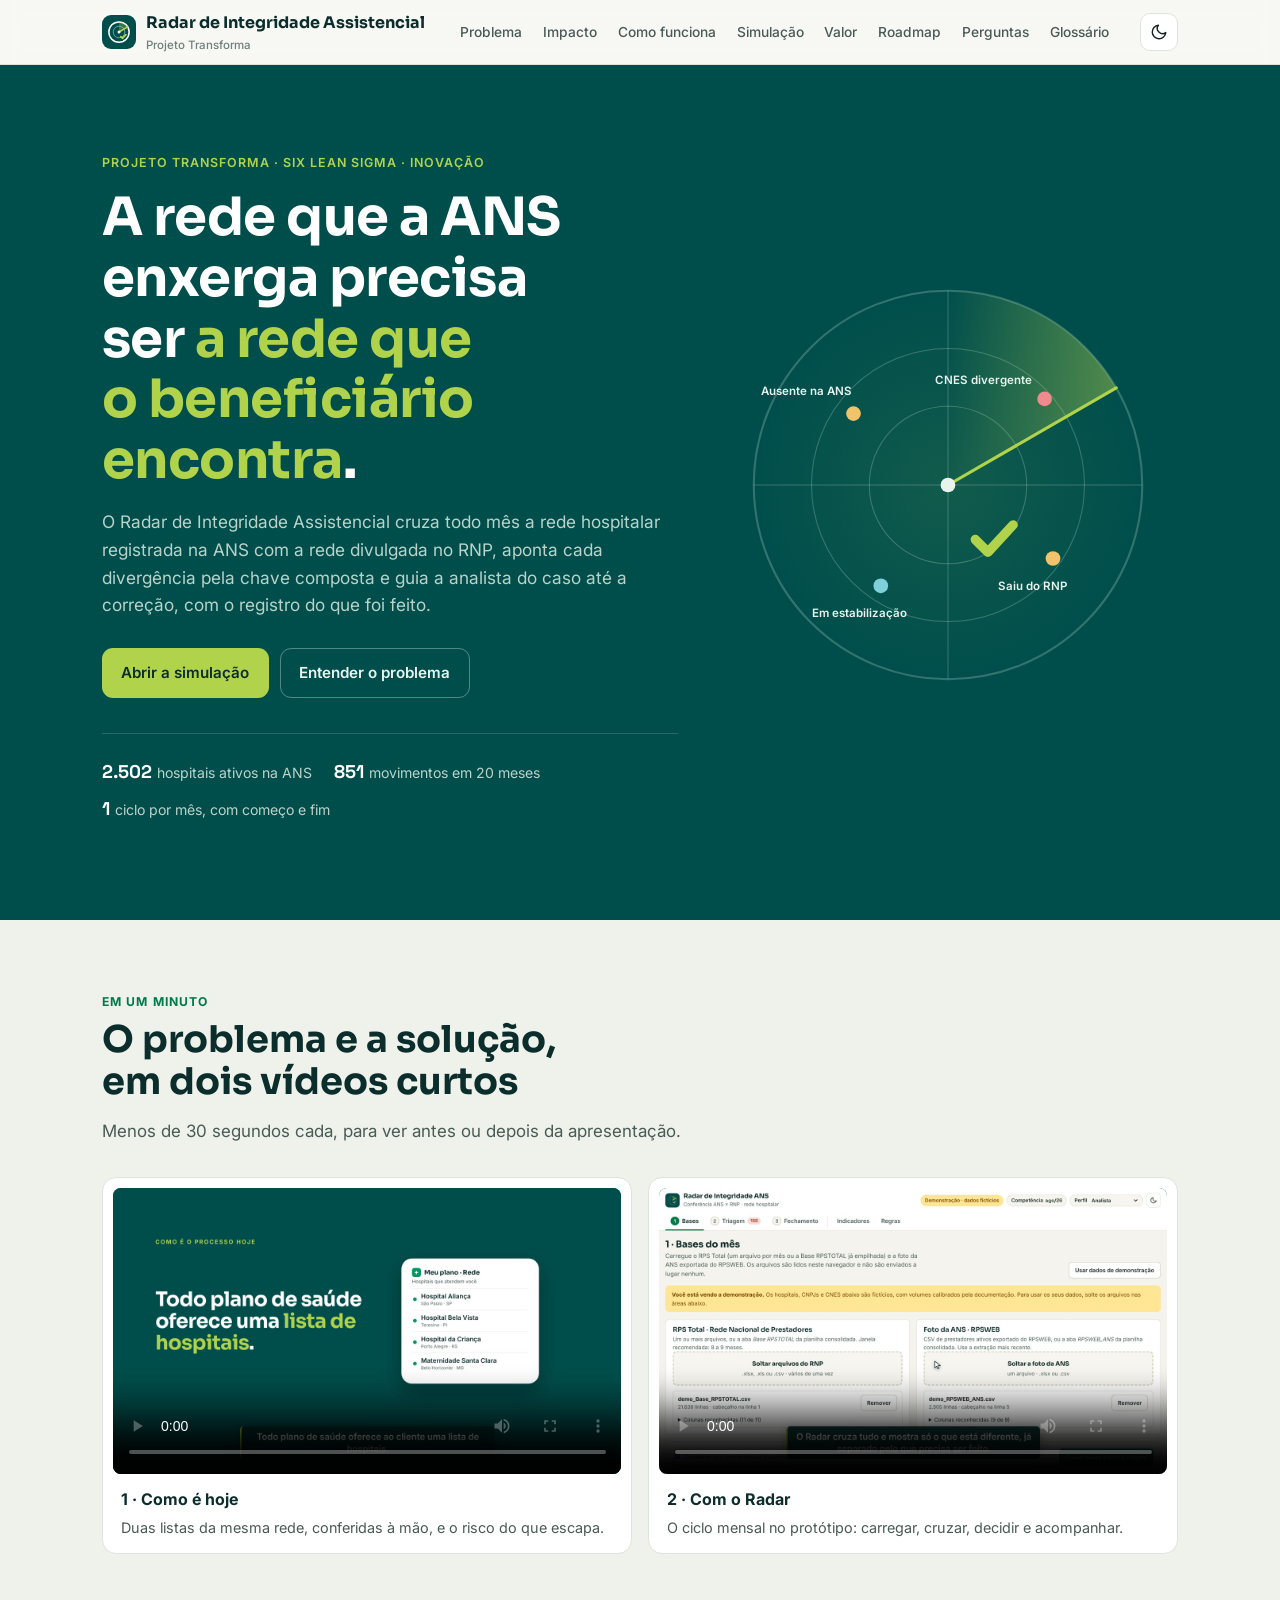
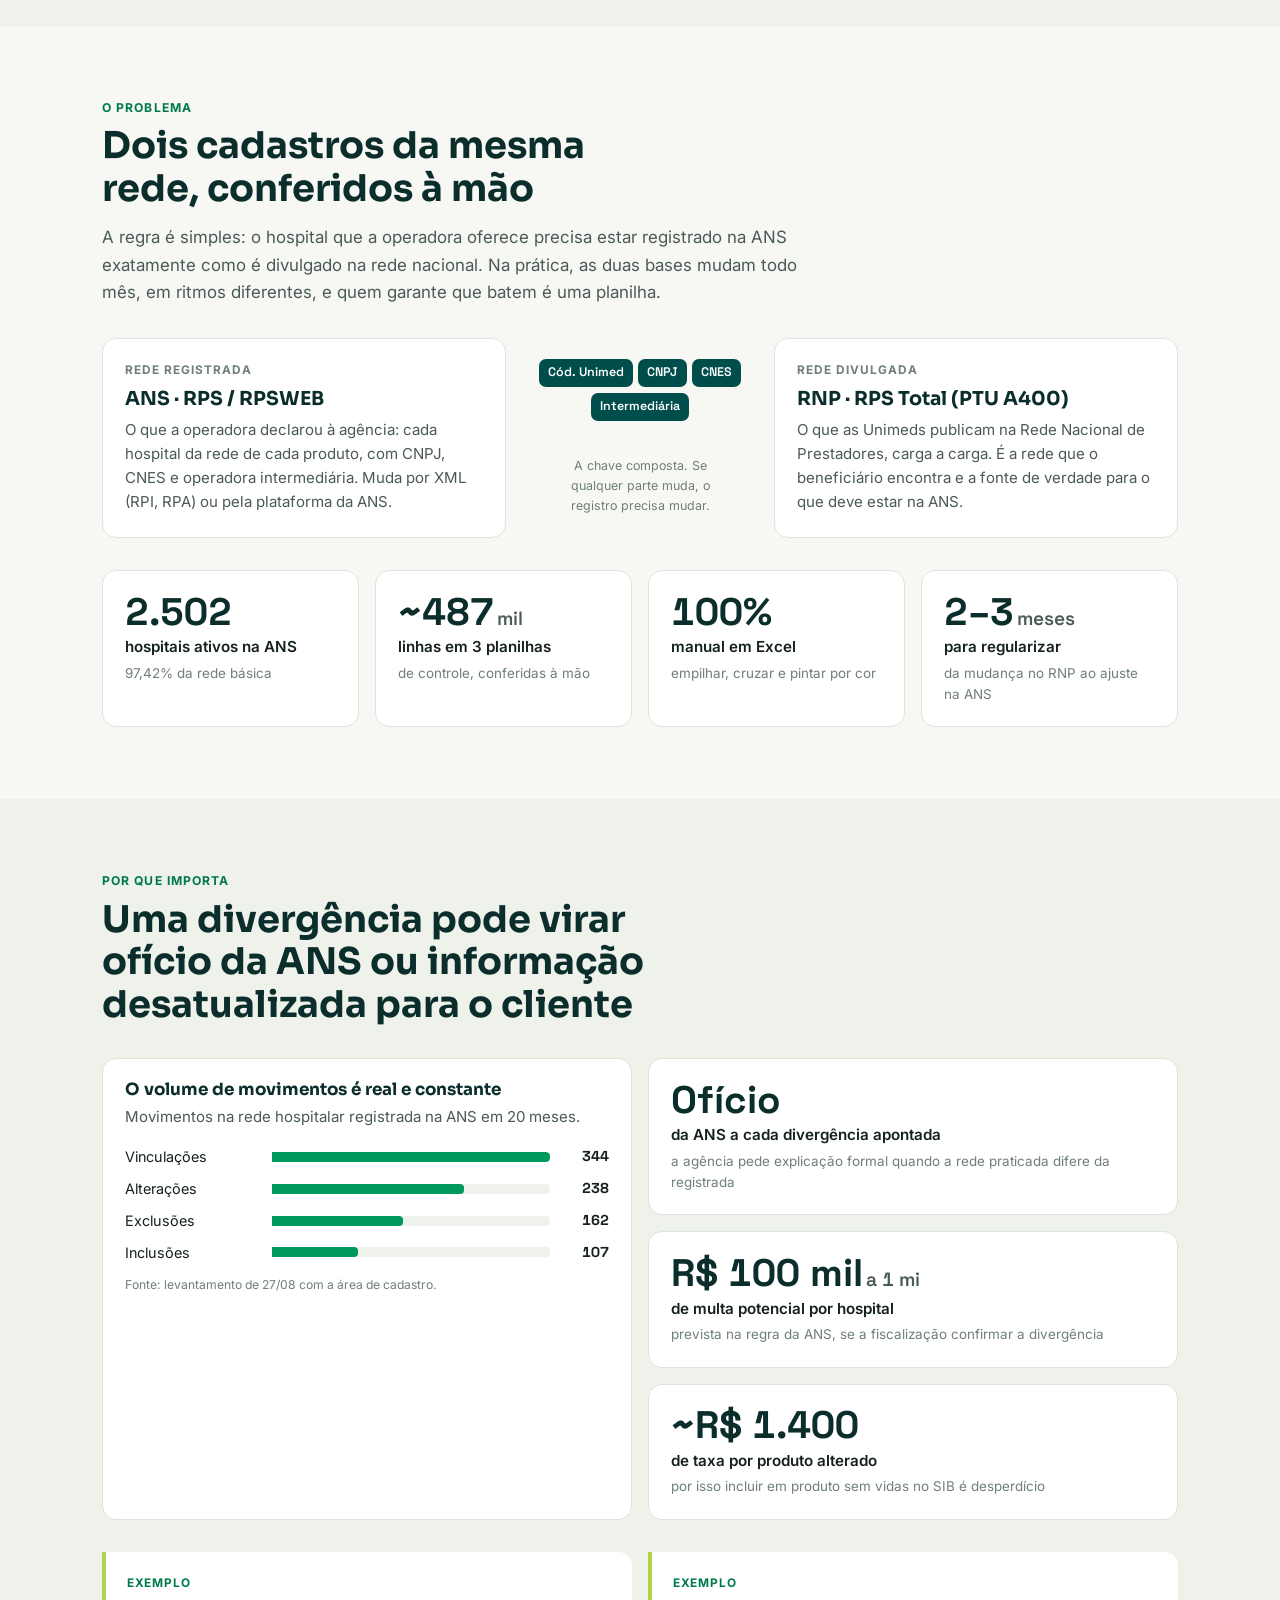
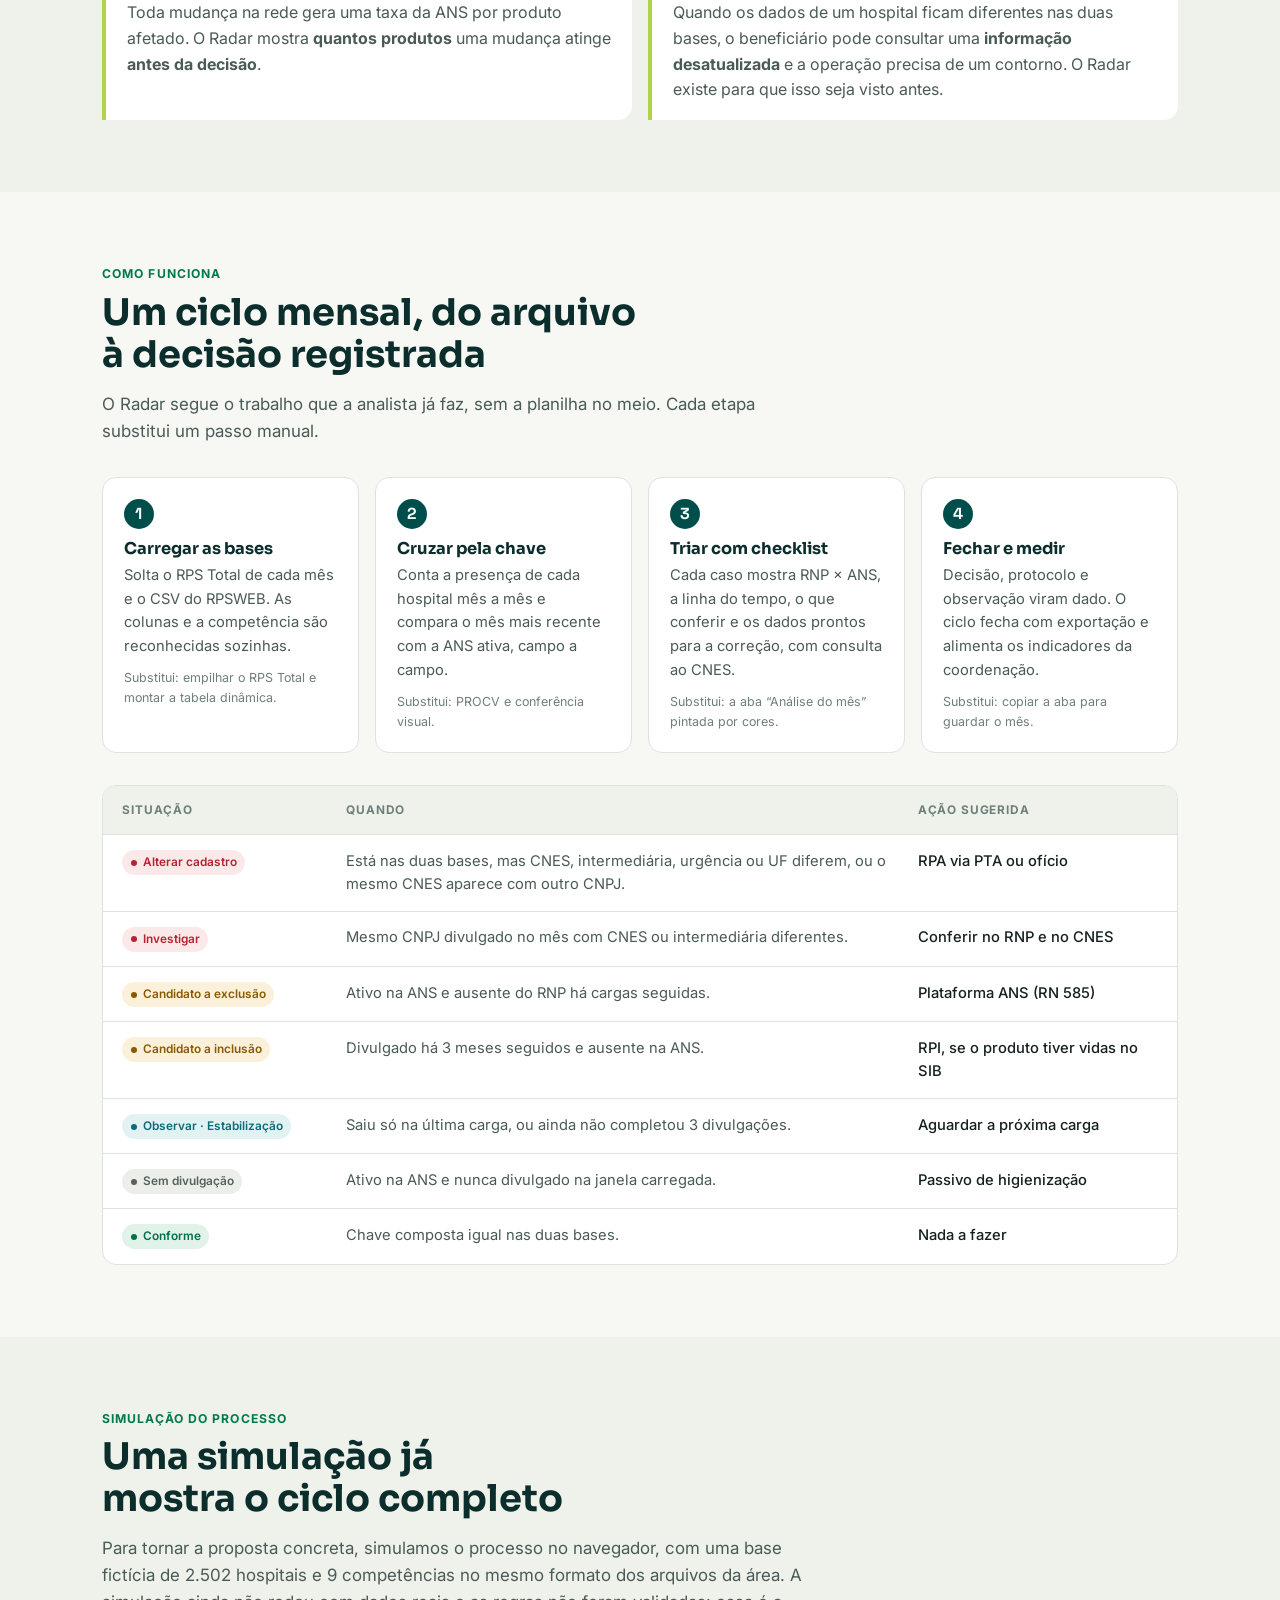
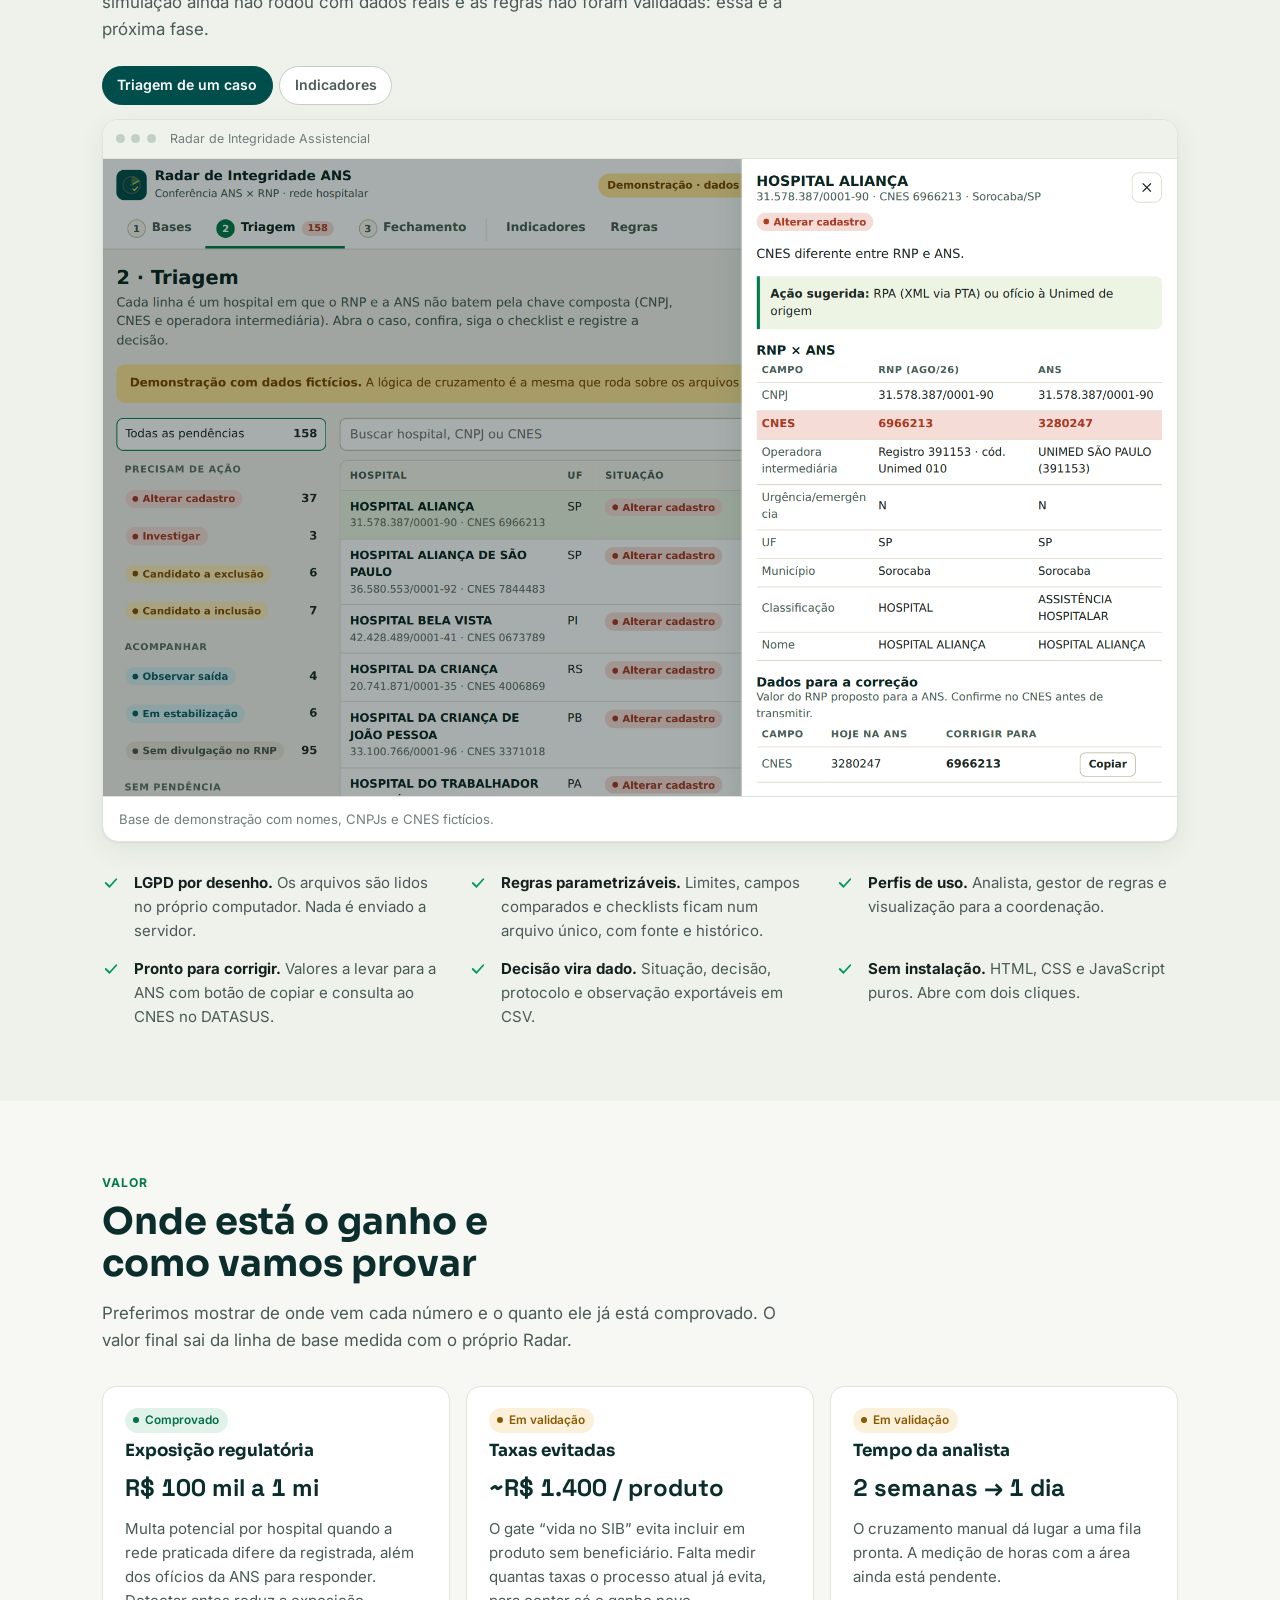
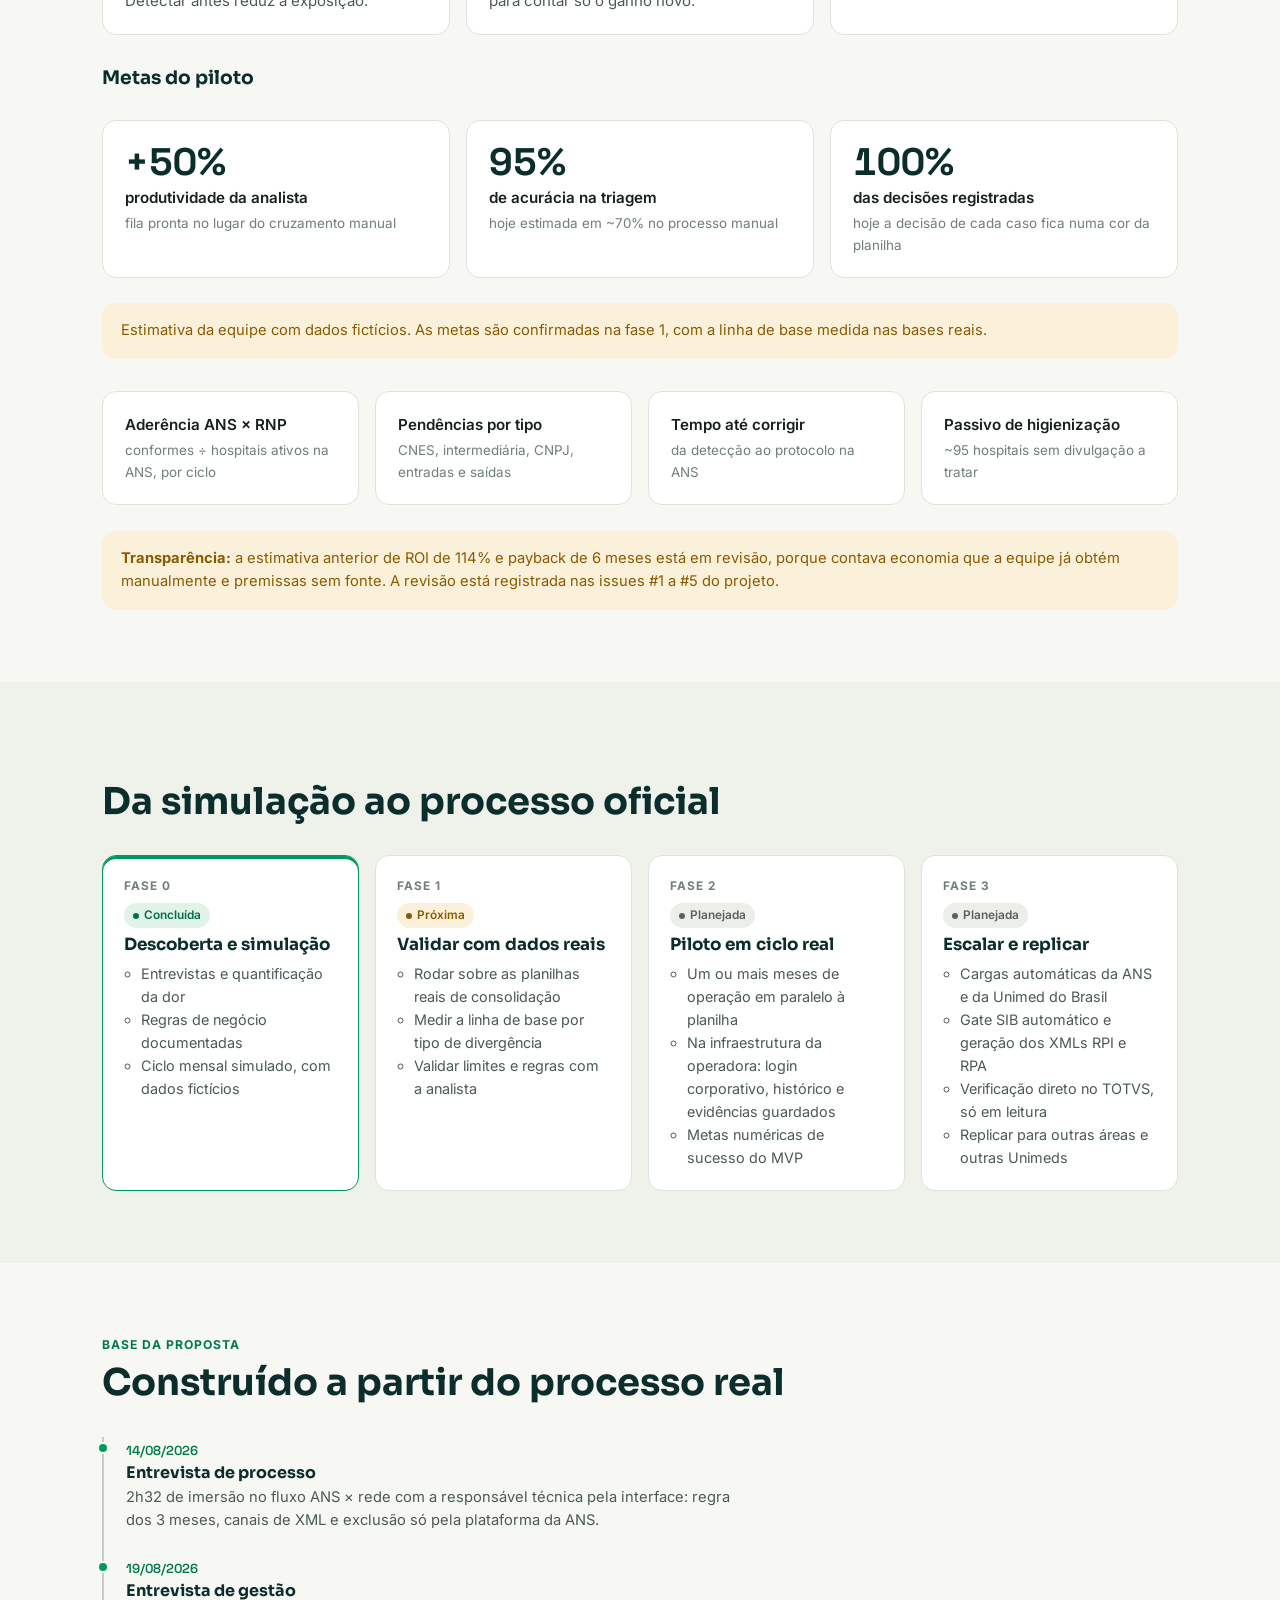
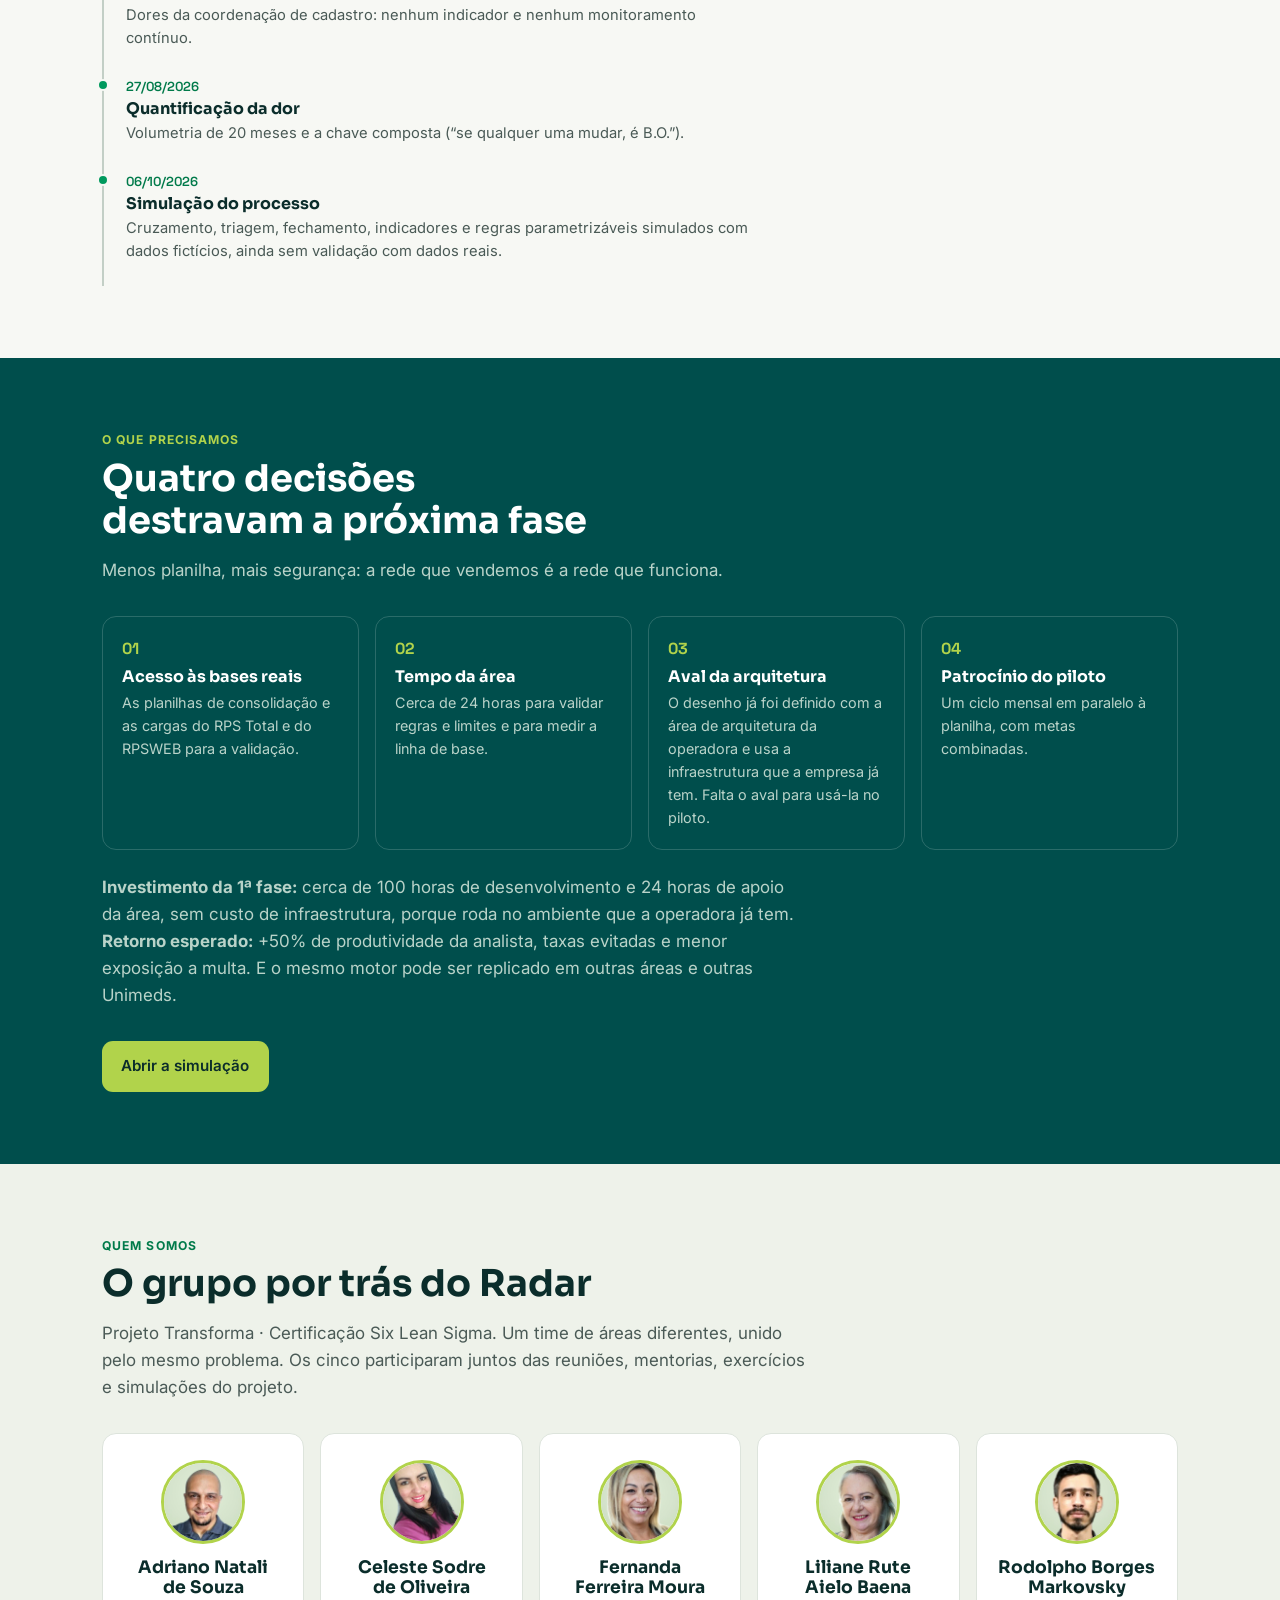
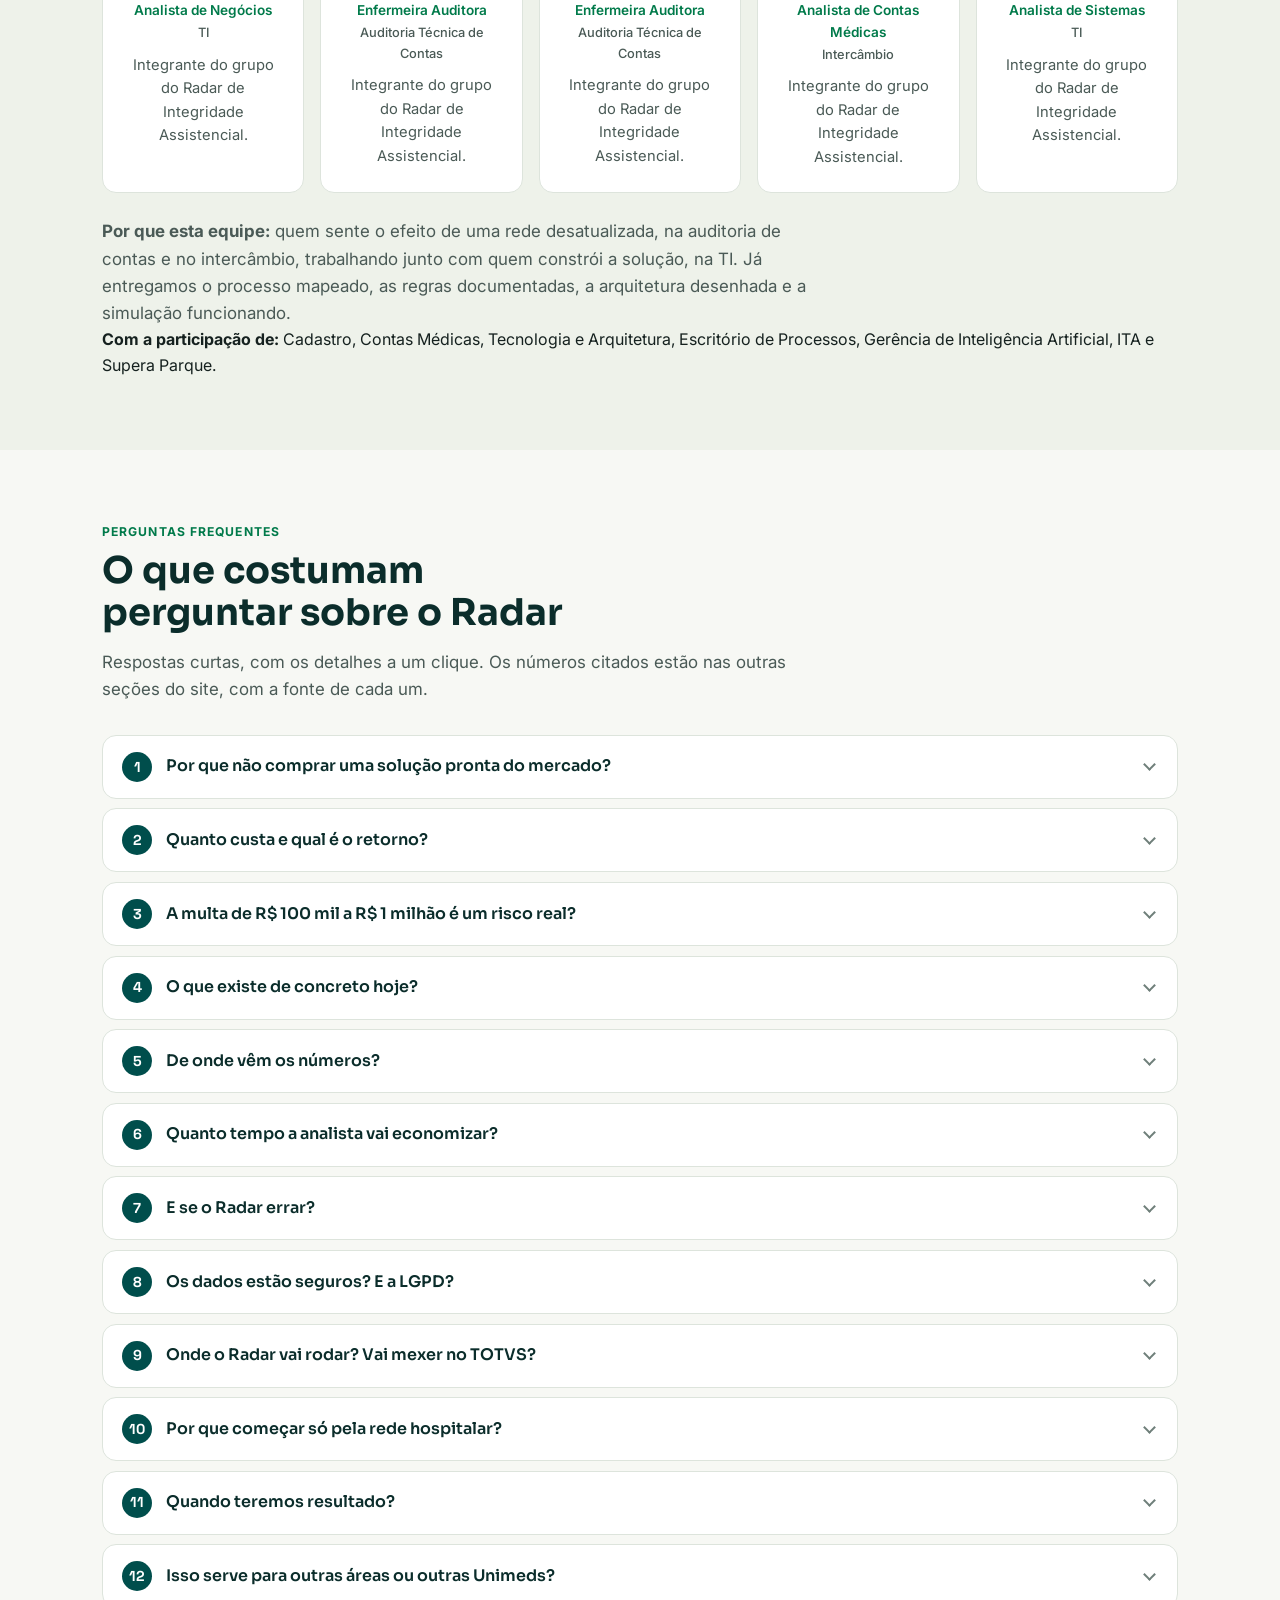
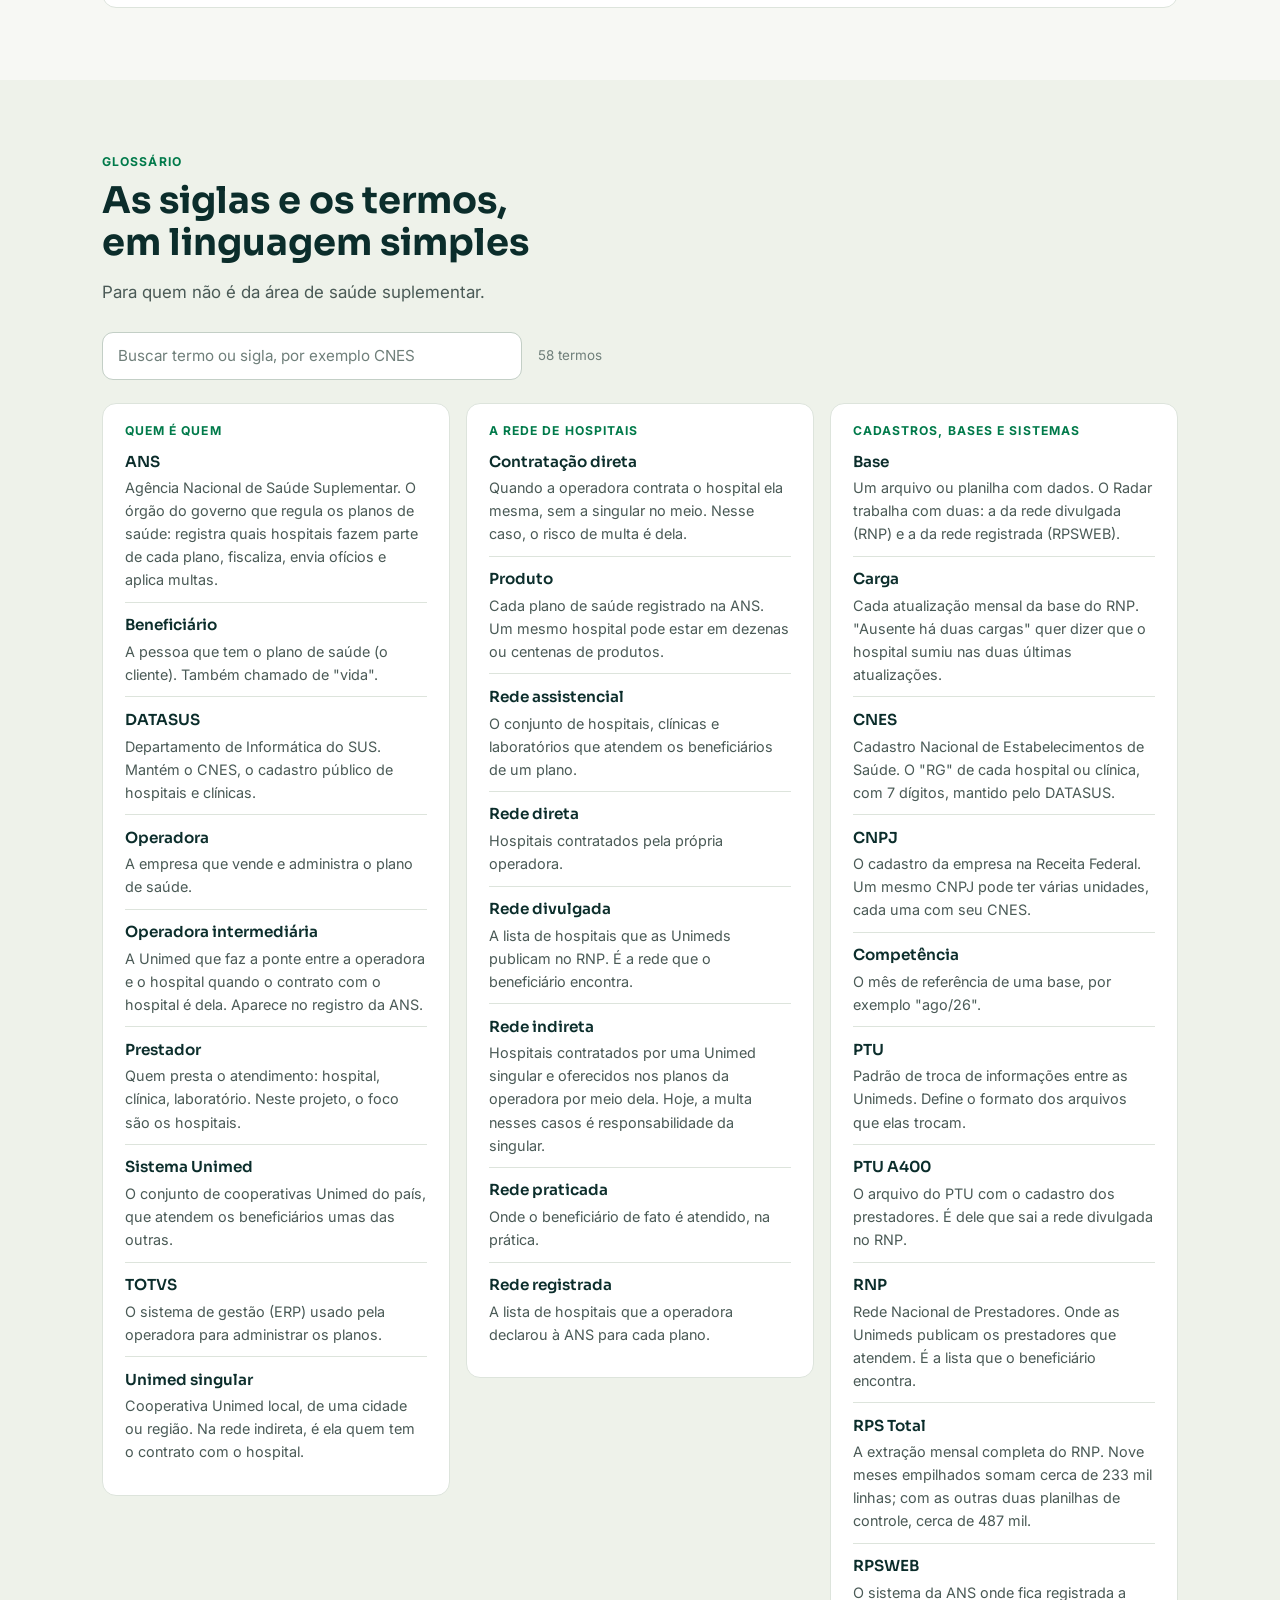
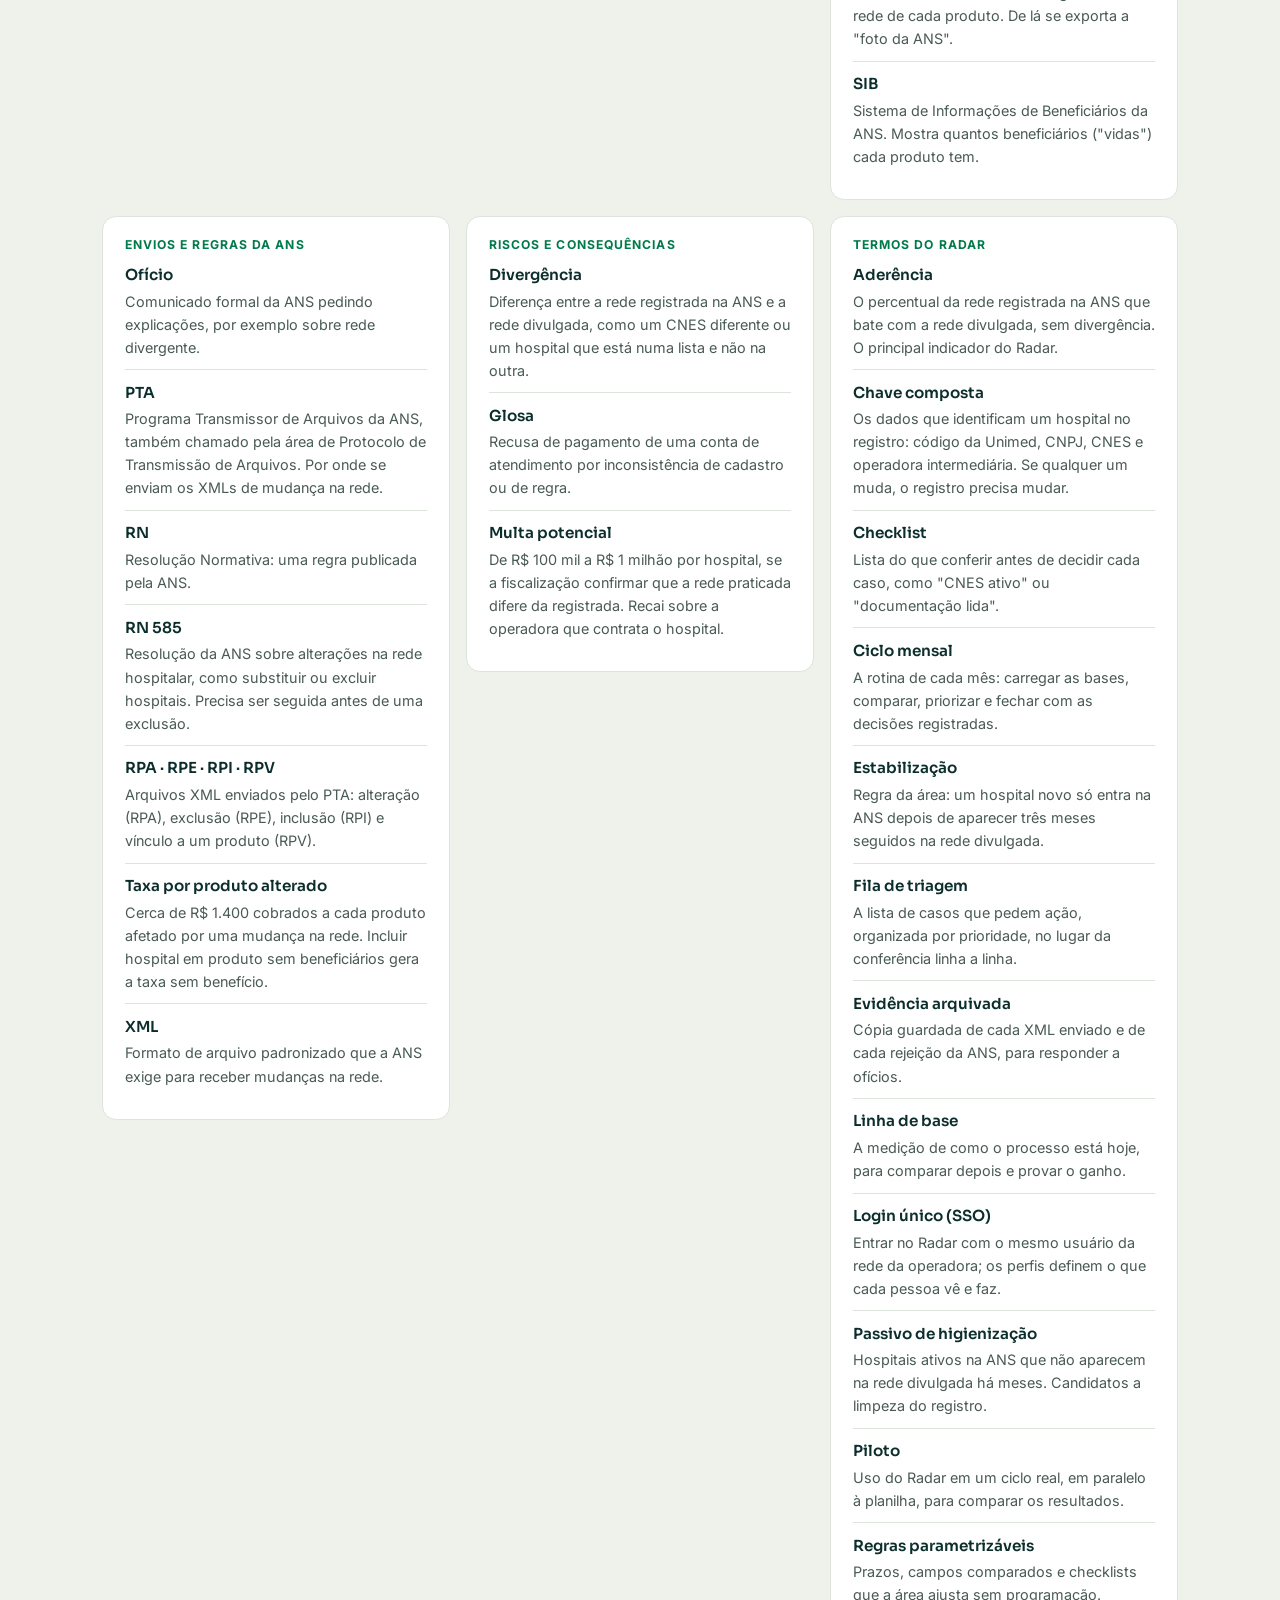
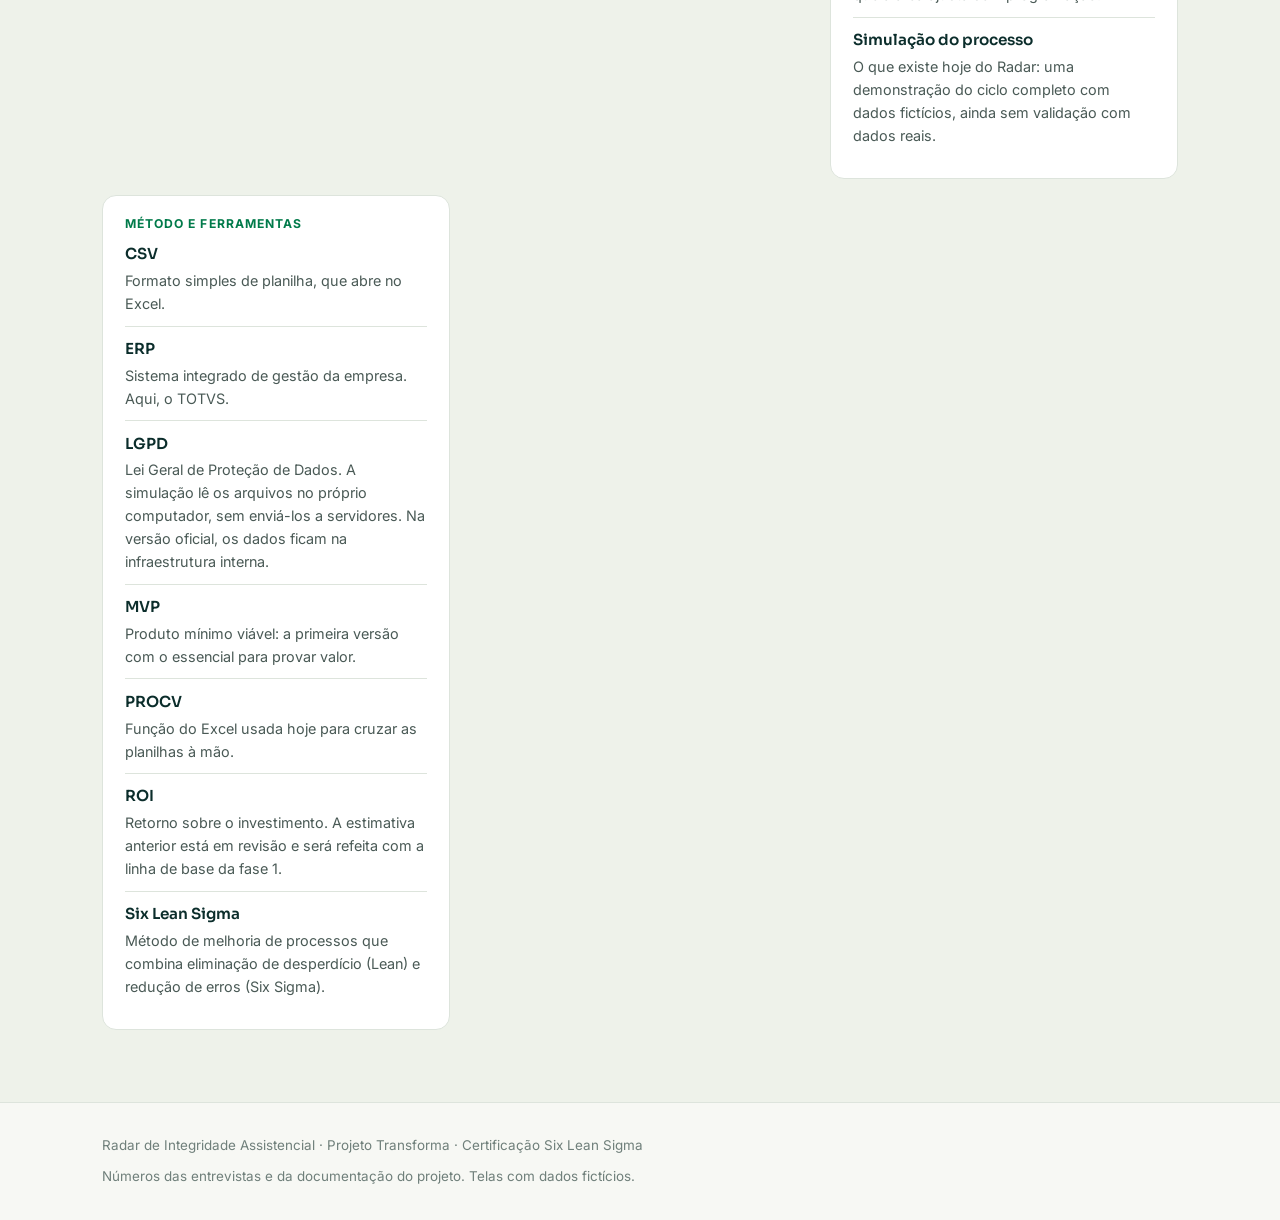
<file: index.html>
<!DOCTYPE html>
<html lang="pt-BR">
<head>
<meta charset="UTF-8">
<meta name="robots" content="noindex, nofollow">
<meta name="viewport" content="width=device-width, initial-scale=1, viewport-fit=cover">
<title>Radar de Integridade Assistencial · Projeto Transforma</title>
<meta name="description" content="Projeto Transforma: o Radar de Integridade Assistencial cruza todo mês a rede hospitalar registrada na ANS com a rede divulgada no RNP, aponta cada divergência e guia a correção.">
<link rel="icon" type="image/svg+xml" href="img/radar-icone-app.svg">
<link rel="icon" type="image/png" sizes="32x32" href="img/radar-icone-32.png">
<link rel="apple-touch-icon" href="img/radar-icone-180.png">
<script>
  (function () {
    var d = document.documentElement; d.className = 'js';
    try { var t = localStorage.getItem('radar-site-tema'); if (t === 'dark' || t === 'light') d.setAttribute('data-theme', t); } catch (e) {}
  })();
</script>
<link rel="preconnect" href="https://fonts.googleapis.com">
<link rel="preconnect" href="https://fonts.gstatic.com" crossorigin>
<link href="https://fonts.googleapis.com/css2?family=Sora:wght@600;700&family=Inter:wght@400;500;600;700&family=Space+Grotesk:wght@500;600;700&display=swap" rel="stylesheet">
<link rel="stylesheet" href="css/site.css">
</head>
<body>
<a class="skip" href="#problema">Pular para o conteúdo</a>

<header class="top">
  <div class="wrap">
    <a class="brand" href="#inicio" aria-label="Radar de Integridade Assistencial, início">
      <span class="brand-mark" aria-hidden="true"><svg viewBox="0 0 64 64" width="24" height="24"><circle cx="32" cy="32" r="27" fill="none" stroke="currentColor" stroke-width="4"/><circle cx="32" cy="32" r="15.5" fill="none" stroke="currentColor" stroke-width="2.5" opacity=".45"/><path d="M32 32 L32 5 A27 27 0 0 1 55.4 18.5 Z" fill="#b1d34b" opacity=".3"/><path d="M32 32 L55.4 18.5" stroke="#b1d34b" stroke-width="4" stroke-linecap="round"/><circle cx="32" cy="32" r="4" fill="currentColor"/><path d="M36.5 44.5 l4.6 4.6 l9.4 -10" fill="none" stroke="#b1d34b" stroke-width="4.4" stroke-linecap="round" stroke-linejoin="round"/></svg></span>
      <span><b>Radar de Integridade Assistencial</b><small>Projeto Transforma</small></span>
    </a>
    <nav class="nav" aria-label="Seções">
      <a href="#problema">Problema</a>
      <a href="#impacto">Impacto</a>
      <a href="#como">Como funciona</a>
      <a href="#prototipo">Simulação</a>
      <a href="#valor">Valor</a>
      <a href="#roadmap">Roadmap</a>
      <a href="#perguntas">Perguntas</a>
      <a href="#glossario">Glossário</a>
    </nav>
    <button class="menu-btn" id="menu-btn" type="button" aria-expanded="false" aria-controls="menu-m"><svg width="18" height="18" viewBox="0 0 24 24" fill="none" stroke="currentColor" stroke-width="2" stroke-linecap="round" aria-hidden="true"><path class="i-open" d="M4 7h16M4 12h16M4 17h16"/><path class="i-close" d="M6 6l12 12M18 6L6 18"/></svg><span>Menu</span></button>
    <button class="theme" id="theme" type="button" aria-label="Alternar tema claro ou escuro" title="Alternar tema"><svg width="18" height="18" viewBox="0 0 24 24" fill="none" stroke="currentColor" stroke-width="1.9" stroke-linecap="round" stroke-linejoin="round" aria-hidden="true"><path d="M21 12.8A9 9 0 1 1 11.2 3a7 7 0 0 0 9.8 9.8z"/></svg></button>
  </div>
  <nav class="menu-m" id="menu-m" aria-label="Seções" hidden>
    <div class="wrap">
      <p class="menu-m-intro">O Radar cruza todo mês a rede de hospitais registrada na ANS com a rede que o cliente encontra, e aponta cada diferença. Escolha por onde começar:</p>
      <ol>
        <li><a href="#videos"><b>Vídeos</b><span>O problema e a solução em menos de 1 minuto</span></a></li>
        <li><a href="#problema"><b>Problema</b><span>Duas listas da mesma rede, conferidas à mão</span></a></li>
        <li><a href="#impacto"><b>Impacto</b><span>Riscos regulatórios e exemplos</span></a></li>
        <li><a href="#como"><b>Como funciona</b><span>O ciclo mensal do Radar, passo a passo</span></a></li>
        <li><a href="#prototipo"><b>Simulação</b><span>Telas do protótipo e acesso ao dashboard</span></a></li>
        <li><a href="#valor"><b>Valor</b><span>Onde está o ganho e como vamos medir</span></a></li>
        <li><a href="#roadmap"><b>Roadmap</b><span>Fases e próximos passos</span></a></li>
        <li><a href="#equipe"><b>Quem somos</b><span>O grupo por trás do Radar</span></a></li>
        <li><a href="#perguntas"><b>Perguntas</b><span>Respostas rápidas para a banca</span></a></li>
        <li><a href="#glossario"><b>Glossário</b><span>O significado de cada sigla</span></a></li>
      </ol>
      <a class="btn menu-m-cta" href="dashboard/">Abrir a simulação do dashboard</a>
    </div>
  </nav>
</header>

<main id="inicio">

  <!-- Flyer: tela inicial no celular (site.js liga o modo flyer em telas estreitas) -->
  <section class="flyer" id="flyer" aria-labelledby="h-flyer" hidden>
    <div class="wrap">
      <div class="fly-head">
        <span class="fly-logo"><svg viewBox="0 0 64 64" width="44" height="44" aria-hidden="true"><circle cx="32" cy="32" r="27" fill="none" stroke="currentColor" stroke-width="4"/><circle cx="32" cy="32" r="15.5" fill="none" stroke="currentColor" stroke-width="2.5" opacity=".45"/><path d="M32 32 L32 5 A27 27 0 0 1 55.4 18.5 Z" fill="#b1d34b" opacity=".3"/><path d="M32 32 L55.4 18.5" stroke="#b1d34b" stroke-width="4" stroke-linecap="round"/><circle cx="32" cy="32" r="4" fill="currentColor"/><path d="M36.5 44.5 l4.6 4.6 l9.4 -10" fill="none" stroke="#b1d34b" stroke-width="4.4" stroke-linecap="round" stroke-linejoin="round"/></svg></span>
        <h1 id="h-flyer">Radar de Integridade Assistencial</h1>
        <p class="fly-sub">Complemento da apresentação à banca</p>
      </div>
      <ol class="fly-list">
        <li><a href="#videos"><b>Vídeos</b><span>O problema e a solução em menos de 1 minuto</span><svg class="fly-go" width="20" height="20" viewBox="0 0 24 24" fill="none" stroke="currentColor" stroke-width="2.2" stroke-linecap="round" stroke-linejoin="round" aria-hidden="true"><path d="M9 6l6 6-6 6"/></svg></a></li>
        <li><a href="#prototipo"><b>Simulação</b><span>Telas do protótipo e acesso ao dashboard</span><svg class="fly-go" width="20" height="20" viewBox="0 0 24 24" fill="none" stroke="currentColor" stroke-width="2.2" stroke-linecap="round" stroke-linejoin="round" aria-hidden="true"><path d="M9 6l6 6-6 6"/></svg></a></li>
      </ol>
      <div class="fly-quick" role="group" aria-label="Consulta rápida">
        <p class="fly-label">Consulta rápida</p>
        <a href="#perguntas"><span class="fly-ic"><svg width="22" height="22" viewBox="0 0 24 24" fill="none" stroke="currentColor" stroke-width="2" stroke-linecap="round" stroke-linejoin="round" aria-hidden="true"><path d="M21 12a8 8 0 0 1-11.6 7.1L4 20l1-4.6A8 8 0 1 1 21 12z"/><path d="M9.6 9.5a2.5 2.5 0 0 1 4.8.9c0 1.6-2.4 2.1-2.4 3.4"/><path d="M12 16.6h.01"/></svg></span><b>Perguntas</b><span>Respostas rápidas, valor, roadmap e o pedido</span></a>
        <a href="#glossario"><span class="fly-ic"><svg width="22" height="22" viewBox="0 0 24 24" fill="none" stroke="currentColor" stroke-width="2" stroke-linecap="round" stroke-linejoin="round" aria-hidden="true"><path d="M4 5.5A2.5 2.5 0 0 1 6.5 3H20v15H6.5A2.5 2.5 0 0 0 4 20.5z"/><path d="M4 20.5A2.5 2.5 0 0 0 6.5 23H20v-5"/><path d="M8.5 8h7M8.5 11.5h5"/></svg></span><b>Glossário</b><span>O significado de cada sigla</span></a>
      </div>
      <ol class="fly-list fly-more">
        <li><a href="#problema"><b>O problema</b><span>Duas listas da mesma rede e o risco do que escapa</span><svg class="fly-go" width="20" height="20" viewBox="0 0 24 24" fill="none" stroke="currentColor" stroke-width="2.2" stroke-linecap="round" stroke-linejoin="round" aria-hidden="true"><path d="M9 6l6 6-6 6"/></svg></a></li>
        <li><a href="#como"><b>Como funciona</b><span>O ciclo mensal do Radar, passo a passo</span><svg class="fly-go" width="20" height="20" viewBox="0 0 24 24" fill="none" stroke="currentColor" stroke-width="2.2" stroke-linecap="round" stroke-linejoin="round" aria-hidden="true"><path d="M9 6l6 6-6 6"/></svg></a></li>
        <li><a href="#equipe"><b>Quem somos</b><span>O grupo por trás do Radar</span><svg class="fly-go" width="20" height="20" viewBox="0 0 24 24" fill="none" stroke="currentColor" stroke-width="2.2" stroke-linecap="round" stroke-linejoin="round" aria-hidden="true"><path d="M9 6l6 6-6 6"/></svg></a></li>
      </ol>
      <p class="fly-foot">Projeto Transforma · Telas com dados fictícios</p>
    </div>
  </section>
  <div class="fly-back" id="fly-back" hidden>
    <div class="wrap"><a href="#inicio"><svg width="18" height="18" viewBox="0 0 24 24" fill="none" stroke="currentColor" stroke-width="2.2" stroke-linecap="round" stroke-linejoin="round" aria-hidden="true"><path d="M15 6l-6 6 6 6"/></svg>Menu</a><span id="fly-title"></span></div>
  </div>

  <!-- Hero -->
  <section class="hero" aria-labelledby="h-hero">
    <div class="wrap">
      <div>
        <p class="eyebrow">Projeto Transforma · Six Lean Sigma · Inovação</p>
        <h1 id="h-hero">A rede que a ANS enxerga precisa ser <em>a rede que o beneficiário encontra</em>.</h1>
        <p class="sub">O Radar de Integridade Assistencial cruza todo mês a rede hospitalar registrada na ANS com a rede divulgada no RNP, aponta cada divergência pela chave composta e guia a analista do caso até a correção, com o registro do que foi feito.</p>
        <div class="cta">
          <a class="btn btn-lime" href="dashboard/">Abrir a simulação</a>
          <a class="btn btn-line" href="#videos">Entender o problema</a>
        </div>
        <div class="scope">
          <span><b>2.502</b>hospitais ativos na ANS</span>
          <span><b>851</b>movimentos em 20 meses</span>
          <span><b>1</b>ciclo por mês, com começo e fim</span>
        </div>
      </div>
      <div class="radar" aria-hidden="true">
        <svg viewBox="0 0 400 400">
          <defs>
            <radialGradient id="rg" cx="50%" cy="50%" r="50%"><stop offset="0" stop-color="#b1d34b" stop-opacity=".10"/><stop offset="1" stop-color="#b1d34b" stop-opacity="0"/></radialGradient>
            <linearGradient id="sw" x1="0" y1="0" x2="1" y2="0"><stop offset="0" stop-color="#b1d34b" stop-opacity="0"/><stop offset="1" stop-color="#b1d34b" stop-opacity=".45"/></linearGradient>
          </defs>
          <circle cx="200" cy="200" r="190" fill="url(#rg)"/>
          <g fill="none" stroke="#e9f3ee" stroke-opacity=".22">
            <circle cx="200" cy="200" r="185" stroke-width="2"/>
            <circle cx="200" cy="200" r="130"/>
            <circle cx="200" cy="200" r="75"/>
            <path d="M200 15v370M15 200h370"/>
          </g>
          <g class="sweep">
            <path d="M200 200 L200 15 A185 185 0 0 1 360.2 107.5 Z" fill="url(#sw)"/>
            <path d="M200 200 L360.2 107.5" stroke="#b1d34b" stroke-width="3" stroke-linecap="round"/>
          </g>
          <circle cx="200" cy="200" r="7" fill="#e9f3ee"/>
          <g class="blip"><circle cx="292" cy="118" r="7" fill="#f08a8f"/><text x="280" y="104" text-anchor="end">CNES divergente</text></g>
          <g class="blip"><circle cx="110" cy="132" r="7" fill="#f1c46b"/><text x="22" y="114">Ausente na ANS</text></g>
          <g class="blip"><circle cx="300" cy="270" r="7" fill="#f1c46b"/><text x="248" y="300">Saiu do RNP</text></g>
          <g class="blip"><circle cx="136" cy="296" r="7" fill="#7fd0da"/><text x="70" y="326">Em estabilização</text></g>
          <path d="M226 252 l12 12 l24 -26" fill="none" stroke="#b1d34b" stroke-width="9" stroke-linecap="round" stroke-linejoin="round"/>
        </svg>
      </div>
    </div>
  </section>

  <!-- Problema -->
  <section class="sec alt" id="videos" aria-labelledby="h-videos">
    <div class="wrap">
      <p class="kicker reveal">Em um minuto</p>
      <h2 class="reveal" id="h-videos">O problema e a solução, em dois vídeos curtos</h2>
      <p class="lead reveal">Menos de 30 segundos cada, para ver antes ou depois da apresentação.</p>
      <div class="grid g2 videos reveal">
        <figure class="card video">
          <video controls preload="metadata" playsinline poster="videos/radar-problema.jpg" aria-describedby="vd-problema">
            <source src="videos/radar-problema.mp4" type="video/mp4">
          </video>
          <figcaption id="vd-problema"><b>1 · Como é hoje</b><span>Duas listas da mesma rede, conferidas à mão, e o risco do que escapa.</span></figcaption>
        </figure>
        <figure class="card video">
          <video controls preload="metadata" playsinline poster="videos/radar-solucao.jpg" aria-describedby="vd-solucao">
            <source src="videos/radar-solucao.mp4" type="video/mp4">
          </video>
          <figcaption id="vd-solucao"><b>2 · Com o Radar</b><span>O ciclo mensal no protótipo: carregar, cruzar, decidir e acompanhar.</span></figcaption>
        </figure>
      </div>
    </div>
  </section>

  <section class="sec" id="problema" aria-labelledby="h-problema">
    <div class="wrap">
      <p class="kicker reveal">O problema</p>
      <h2 class="reveal" id="h-problema">Dois cadastros da mesma rede, conferidos à mão</h2>
      <p class="lead reveal">A regra é simples: o hospital que a operadora oferece precisa estar registrado na ANS exatamente como é divulgado na rede nacional. Na prática, as duas bases mudam todo mês, em ritmos diferentes, e quem garante que batem é uma planilha.</p>

      <div class="worlds reveal">
        <div class="world">
          <span class="lbl">Rede registrada</span>
          <h3>ANS · RPS / RPSWEB</h3>
          <p>O que a operadora declarou à agência: cada hospital da rede de cada produto, com CNPJ, CNES e operadora intermediária. Muda por XML (RPI, RPA) ou pela plataforma da ANS.</p>
        </div>
        <div class="key">
          <div class="key-chips"><span>Cód. Unimed</span><span>CNPJ</span><span>CNES</span><span>Intermediária</span></div>
          <small>A chave composta. Se qualquer parte muda, o registro precisa mudar.</small>
        </div>
        <div class="world">
          <span class="lbl">Rede divulgada</span>
          <h3>RNP · RPS Total (PTU A400)</h3>
          <p>O que as Unimeds publicam na Rede Nacional de Prestadores, carga a carga. É a rede que o beneficiário encontra e a fonte de verdade para o que deve estar na ANS.</p>
        </div>
      </div>

      <div class="grid g4">
        <div class="card stat reveal"><span class="v num">2.502</span><span class="l">hospitais ativos na ANS</span><span class="n">97,42% da rede básica</span></div>
        <div class="card stat reveal"><span class="v num">~487<small>mil</small></span><span class="l">linhas em 3 planilhas</span><span class="n">de controle, conferidas à mão</span></div>
        <div class="card stat reveal"><span class="v num">100%</span><span class="l">manual em Excel</span><span class="n">empilhar, cruzar e pintar por cor</span></div>
        <div class="card stat reveal"><span class="v num">2–3<small>meses</small></span><span class="l">para regularizar</span><span class="n">da mudança no RNP ao ajuste na ANS</span></div>
      </div>
    </div>
  </section>

  <!-- Impacto -->
  <section class="sec alt" id="impacto" aria-labelledby="h-impacto">
    <div class="wrap">
      <p class="kicker reveal">Por que importa</p>
      <h2 class="reveal" id="h-impacto">Uma divergência pode virar ofício da ANS ou informação desatualizada para o cliente</h2>
      <div class="grid g2">
        <div class="card reveal">
          <h3>O volume de movimentos é real e constante</h3>
          <p>Movimentos na rede hospitalar registrada na ANS em 20 meses.</p>
          <div class="moves" role="list">
            <div class="move" role="listitem"><span>Vinculações</span><span class="bar"><i style="width:100%"></i></span><b>344</b></div>
            <div class="move" role="listitem"><span>Alterações</span><span class="bar"><i style="width:69.2%"></i></span><b>238</b></div>
            <div class="move" role="listitem"><span>Exclusões</span><span class="bar"><i style="width:47.1%"></i></span><b>162</b></div>
            <div class="move" role="listitem"><span>Inclusões</span><span class="bar"><i style="width:31.1%"></i></span><b>107</b></div>
          </div>
          <span class="src">Fonte: levantamento de 27/08 com a área de cadastro.</span>
        </div>
        <div class="grid" style="margin-top:0">
          <div class="card stat reveal"><span class="v num">Ofício</span><span class="l">da ANS a cada divergência apontada</span><span class="n">a agência pede explicação formal quando a rede praticada difere da registrada</span></div>
          <div class="card stat reveal"><span class="v num">R$ 100 mil<small>a 1 mi</small></span><span class="l">de multa potencial por hospital</span><span class="n">prevista na regra da ANS, se a fiscalização confirmar a divergência</span></div>
          <div class="card stat reveal"><span class="v num">~R$ 1.400</span><span class="l">de taxa por produto alterado</span><span class="n">por isso incluir em produto sem vidas no SIB é desperdício</span></div>
        </div>
      </div>
      <div class="grid g2">
        <div class="case reveal"><span class="lbl">Exemplo</span><p>Toda mudança na rede gera uma taxa da ANS por produto afetado. O Radar mostra <b>quantos produtos</b> uma mudança atinge <b>antes da decisão</b>.</p></div>
        <div class="case reveal"><span class="lbl">Exemplo</span><p>Quando os dados de um hospital ficam diferentes nas duas bases, o beneficiário pode consultar uma <b>informação desatualizada</b> e a operação precisa de um contorno. O Radar existe para que isso seja visto antes.</p></div>
      </div>
    </div>
  </section>

  <!-- Como funciona -->
  <section class="sec" id="como" aria-labelledby="h-como">
    <div class="wrap">
      <p class="kicker reveal">Como funciona</p>
      <h2 class="reveal" id="h-como">Um ciclo mensal, do arquivo à decisão registrada</h2>
      <p class="lead reveal">O Radar segue o trabalho que a analista já faz, sem a planilha no meio. Cada etapa substitui um passo manual.</p>
      <ol class="cycle">
        <li class="reveal"><h3>Carregar as bases</h3><p>Solta o RPS Total de cada mês e o CSV do RPSWEB. As colunas e a competência são reconhecidas sozinhas.</p><p class="rep">Substitui: empilhar o RPS Total e montar a tabela dinâmica.</p></li>
        <li class="reveal"><h3>Cruzar pela chave</h3><p>Conta a presença de cada hospital mês a mês e compara o mês mais recente com a ANS ativa, campo a campo.</p><p class="rep">Substitui: PROCV e conferência visual.</p></li>
        <li class="reveal"><h3>Triar com checklist</h3><p>Cada caso mostra RNP × ANS, a linha do tempo, o que conferir e os dados prontos para a correção, com consulta ao CNES.</p><p class="rep">Substitui: a aba “Análise do mês” pintada por cores.</p></li>
        <li class="reveal"><h3>Fechar e medir</h3><p>Decisão, protocolo e observação viram dado. O ciclo fecha com exportação e alimenta os indicadores da coordenação.</p><p class="rep">Substitui: copiar a aba para guardar o mês.</p></li>
      </ol>

      <div class="sits reveal" role="table" aria-label="Situações que o Radar identifica">
        <div class="sit head" role="row"><span role="columnheader">Situação</span><span role="columnheader">Quando</span><span role="columnheader">Ação sugerida</span></div>
        <div class="sit" role="row"><span role="cell"><span class="tag t-danger">Alterar cadastro</span></span><p role="cell">Está nas duas bases, mas CNES, intermediária, urgência ou UF diferem, ou o mesmo CNES aparece com outro CNPJ.</p><p class="act" role="cell">RPA via PTA ou ofício</p></div>
        <div class="sit" role="row"><span role="cell"><span class="tag t-danger">Investigar</span></span><p role="cell">Mesmo CNPJ divulgado no mês com CNES ou intermediária diferentes.</p><p class="act" role="cell">Conferir no RNP e no CNES</p></div>
        <div class="sit" role="row"><span role="cell"><span class="tag t-warn">Candidato a exclusão</span></span><p role="cell">Ativo na ANS e ausente do RNP há cargas seguidas.</p><p class="act" role="cell">Plataforma ANS (RN 585)</p></div>
        <div class="sit" role="row"><span role="cell"><span class="tag t-warn">Candidato a inclusão</span></span><p role="cell">Divulgado há 3 meses seguidos e ausente na ANS.</p><p class="act" role="cell">RPI, se o produto tiver vidas no SIB</p></div>
        <div class="sit" role="row"><span role="cell"><span class="tag t-info">Observar · Estabilização</span></span><p role="cell">Saiu só na última carga, ou ainda não completou 3 divulgações.</p><p class="act" role="cell">Aguardar a próxima carga</p></div>
        <div class="sit" role="row"><span role="cell"><span class="tag t-neutral">Sem divulgação</span></span><p role="cell">Ativo na ANS e nunca divulgado na janela carregada.</p><p class="act" role="cell">Passivo de higienização</p></div>
        <div class="sit" role="row"><span role="cell"><span class="tag t-ok">Conforme</span></span><p role="cell">Chave composta igual nas duas bases.</p><p class="act" role="cell">Nada a fazer</p></div>
      </div>
    </div>
  </section>

  <!-- Simulação do processo -->
  <section class="sec alt" id="prototipo" aria-labelledby="h-proto">
    <div class="wrap">
      <p class="kicker reveal">Simulação do processo</p>
      <h2 class="reveal" id="h-proto">Uma simulação já mostra o ciclo completo</h2>
      <p class="lead reveal">Para tornar a proposta concreta, simulamos o processo no navegador, com uma base fictícia de 2.502 hospitais e 9 competências no mesmo formato dos arquivos da área. A simulação ainda não rodou com dados reais e as regras não foram validadas: essa é a próxima fase.</p>
      <div class="tabs-shot reveal" role="group" aria-label="Tela da simulação">
        <button type="button" data-shot="triagem" aria-pressed="true">Triagem de um caso</button>
        <button type="button" data-shot="indicadores" aria-pressed="false">Indicadores</button>
      </div>
      <figure class="shot reveal" style="margin-top:.9rem">
        <div class="shot-bar" aria-hidden="true"><i></i><i></i><i></i><span>Radar de Integridade Assistencial</span></div>
        <img id="shot-img" src="img/radar-triagem.png" width="1920" height="1140" alt="Tela de triagem do Radar: fila de pendências à esquerda e, à direita, o caso aberto com a comparação RNP × ANS, o campo divergente em destaque e os dados para a correção.">
        <figcaption>Base de demonstração com nomes, CNPJs e CNES fictícios.</figcaption>
      </figure>
      <ul class="feat">
        <li><svg width="18" height="18" viewBox="0 0 24 24" fill="none" stroke="currentColor" stroke-width="2.4" stroke-linecap="round" stroke-linejoin="round" aria-hidden="true"><path d="M5 12l5 5 9-10"/></svg><span><b>LGPD por desenho.</b> Os arquivos são lidos no próprio computador. Nada é enviado a servidor.</span></li>
        <li><svg width="18" height="18" viewBox="0 0 24 24" fill="none" stroke="currentColor" stroke-width="2.4" stroke-linecap="round" stroke-linejoin="round" aria-hidden="true"><path d="M5 12l5 5 9-10"/></svg><span><b>Regras parametrizáveis.</b> Limites, campos comparados e checklists ficam num arquivo único, com fonte e histórico.</span></li>
        <li><svg width="18" height="18" viewBox="0 0 24 24" fill="none" stroke="currentColor" stroke-width="2.4" stroke-linecap="round" stroke-linejoin="round" aria-hidden="true"><path d="M5 12l5 5 9-10"/></svg><span><b>Perfis de uso.</b> Analista, gestor de regras e visualização para a coordenação.</span></li>
        <li><svg width="18" height="18" viewBox="0 0 24 24" fill="none" stroke="currentColor" stroke-width="2.4" stroke-linecap="round" stroke-linejoin="round" aria-hidden="true"><path d="M5 12l5 5 9-10"/></svg><span><b>Pronto para corrigir.</b> Valores a levar para a ANS com botão de copiar e consulta ao CNES no DATASUS.</span></li>
        <li><svg width="18" height="18" viewBox="0 0 24 24" fill="none" stroke="currentColor" stroke-width="2.4" stroke-linecap="round" stroke-linejoin="round" aria-hidden="true"><path d="M5 12l5 5 9-10"/></svg><span><b>Decisão vira dado.</b> Situação, decisão, protocolo e observação exportáveis em CSV.</span></li>
        <li><svg width="18" height="18" viewBox="0 0 24 24" fill="none" stroke="currentColor" stroke-width="2.4" stroke-linecap="round" stroke-linejoin="round" aria-hidden="true"><path d="M5 12l5 5 9-10"/></svg><span><b>Sem instalação.</b> HTML, CSS e JavaScript puros. Abre com dois cliques.</span></li>
      </ul>
    </div>
  </section>

  <!-- Valor -->
  <section class="sec" id="valor" aria-labelledby="h-valor">
    <div class="wrap">
      <p class="kicker reveal">Valor</p>
      <h2 class="reveal" id="h-valor">Onde está o ganho e como vamos provar</h2>
      <p class="lead reveal">Preferimos mostrar de onde vem cada número e o quanto ele já está comprovado. O valor final sai da linha de base medida com o próprio Radar.</p>
      <div class="grid g3">
        <div class="card lever reveal">
          <span class="tag t-ok">Comprovado</span>
          <h3>Exposição regulatória</h3>
          <p class="v num">R$ 100 mil a 1 mi</p>
          <p>Multa potencial por hospital quando a rede praticada difere da registrada, além dos ofícios da ANS para responder. Detectar antes reduz a exposição.</p>
        </div>
        <div class="card lever reveal">
          <span class="tag t-warn">Em validação</span>
          <h3>Taxas evitadas</h3>
          <p class="v num">~R$ 1.400 / produto</p>
          <p>O gate “vida no SIB” evita incluir em produto sem beneficiário. Falta medir quantas taxas o processo atual já evita, para contar só o ganho novo.</p>
        </div>
        <div class="card lever reveal">
          <span class="tag t-warn">Em validação</span>
          <h3>Tempo da analista</h3>
          <p class="v num">2 semanas → 1 dia</p>
          <p>O cruzamento manual dá lugar a uma fila pronta. A medição de horas com a área ainda está pendente.</p>
        </div>
      </div>
      <h3 class="reveal" style="margin-top:2rem">Metas do piloto</h3>
      <div class="grid g3">
        <div class="card stat reveal"><span class="v">+50%</span><span class="l">produtividade da analista</span><span class="n">fila pronta no lugar do cruzamento manual</span></div>
        <div class="card stat reveal"><span class="v">95%</span><span class="l">de acurácia na triagem</span><span class="n">hoje estimada em ~70% no processo manual</span></div>
        <div class="card stat reveal"><span class="v">100%</span><span class="l">das decisões registradas</span><span class="n">hoje a decisão de cada caso fica numa cor da planilha</span></div>
      </div>
      <p class="note reveal">Estimativa da equipe com dados fictícios. As metas são confirmadas na fase 1, com a linha de base medida nas bases reais.</p>

      <div class="grid g4">
        <div class="card stat reveal"><span class="l">Aderência ANS × RNP</span><span class="n">conformes ÷ hospitais ativos na ANS, por ciclo</span></div>
        <div class="card stat reveal"><span class="l">Pendências por tipo</span><span class="n">CNES, intermediária, CNPJ, entradas e saídas</span></div>
        <div class="card stat reveal"><span class="l">Tempo até corrigir</span><span class="n">da detecção ao protocolo na ANS</span></div>
        <div class="card stat reveal"><span class="l">Passivo de higienização</span><span class="n">~95 hospitais sem divulgação a tratar</span></div>
      </div>
      <p class="note reveal"><b>Transparência:</b> a estimativa anterior de ROI de 114% e payback de 6 meses está em revisão, porque contava economia que a equipe já obtém manualmente e premissas sem fonte. A revisão está registrada nas issues #1 a #5 do projeto.</p>
    </div>
  </section>

  <!-- Roadmap -->
  <section class="sec alt" id="roadmap" aria-labelledby="h-road">
    <div class="wrap">
      <p class="kicker reveal">Roadmap</p>
      <h2 class="reveal" id="h-road">Da simulação ao processo oficial</h2>
      <ol class="road">
        <li class="done reveal"><span class="ph">Fase 0</span><span class="tag t-ok">Concluída</span><h3>Descoberta e simulação</h3><ul><li>Entrevistas e quantificação da dor</li><li>Regras de negócio documentadas</li><li>Ciclo mensal simulado, com dados fictícios</li></ul></li>
        <li class="reveal"><span class="ph">Fase 1</span><span class="tag t-warn">Próxima</span><h3>Validar com dados reais</h3><ul><li>Rodar sobre as planilhas reais de consolidação</li><li>Medir a linha de base por tipo de divergência</li><li>Validar limites e regras com a analista</li></ul></li>
        <li class="reveal"><span class="ph">Fase 2</span><span class="tag t-neutral">Planejada</span><h3>Piloto em ciclo real</h3><ul><li>Um ou mais meses de operação em paralelo à planilha</li><li>Na infraestrutura da operadora: login corporativo, histórico e evidências guardados</li><li>Metas numéricas de sucesso do MVP</li></ul></li>
        <li class="reveal"><span class="ph">Fase 3</span><span class="tag t-neutral">Planejada</span><h3>Escalar e replicar</h3><ul><li>Cargas automáticas da ANS e da Unimed do Brasil</li><li>Gate SIB automático e geração dos XMLs RPI e RPA</li><li>Verificação direto no TOTVS, só em leitura</li><li>Replicar para outras áreas e outras Unimeds</li></ul></li>
      </ol>
    </div>
  </section>

  <!-- Evidências -->
  <section class="sec" id="evidencias" aria-labelledby="h-ev">
    <div class="wrap">
      <p class="kicker reveal">Base da proposta</p>
      <h2 class="reveal" id="h-ev">Construído a partir do processo real</h2>
      <ol class="ev">
        <li class="reveal"><time datetime="2026-08-14">14/08/2026</time><h3>Entrevista de processo</h3><p>2h32 de imersão no fluxo ANS × rede com a responsável técnica pela interface: regra dos 3 meses, canais de XML e exclusão só pela plataforma da ANS.</p></li>
        <li class="reveal"><time datetime="2026-08-19">19/08/2026</time><h3>Entrevista de gestão</h3><p>Dores da coordenação de cadastro: nenhum indicador e nenhum monitoramento contínuo.</p></li>
        <li class="reveal"><time datetime="2026-08-27">27/08/2026</time><h3>Quantificação da dor</h3><p>Volumetria de 20 meses e a chave composta (“se qualquer uma mudar, é B.O.”).</p></li>
        <li class="reveal"><time datetime="2026-10-06">06/10/2026</time><h3>Simulação do processo</h3><p>Cruzamento, triagem, fechamento, indicadores e regras parametrizáveis simulados com dados fictícios, ainda sem validação com dados reais.</p></li>
      </ol>
    </div>
  </section>

  <!-- Pedido -->
  <section class="sec ask" id="pedido" aria-labelledby="h-ask">
    <div class="wrap">
      <p class="kicker">O que precisamos</p>
      <h2 id="h-ask">Quatro decisões destravam a próxima fase</h2>
      <p class="lead">Menos planilha, mais segurança: a rede que vendemos é a rede que funciona.</p>
      <ol class="asks">
        <li><h3>Acesso às bases reais</h3><p>As planilhas de consolidação e as cargas do RPS Total e do RPSWEB para a validação.</p></li>
        <li><h3>Tempo da área</h3><p>Cerca de 24 horas para validar regras e limites e para medir a linha de base.</p></li>
        <li><h3>Aval da arquitetura</h3><p>O desenho já foi definido com a área de arquitetura da operadora e usa a infraestrutura que a empresa já tem. Falta o aval para usá-la no piloto.</p></li>
        <li><h3>Patrocínio do piloto</h3><p>Um ciclo mensal em paralelo à planilha, com metas combinadas.</p></li>
      </ol>
      <p class="lead" style="margin-top:1.5rem"><b>Investimento da 1ª fase:</b> cerca de 100 horas de desenvolvimento e 24 horas de apoio da área, sem custo de infraestrutura, porque roda no ambiente que a operadora já tem. <b>Retorno esperado:</b> +50% de produtividade da analista, taxas evitadas e menor exposição a multa. E o mesmo motor pode ser replicado em outras áreas e outras Unimeds.</p>
      <div class="cta" style="margin-top:2rem"><a class="btn btn-lime" href="dashboard/">Abrir a simulação</a></div>
    </div>
  </section>

  <!-- Quem somos: integrantes reais. Fotos em img/equipe (480x480). -->
  <section class="sec alt" id="equipe" aria-labelledby="h-equipe">
    <div class="wrap">
      <p class="kicker reveal">Quem somos</p>
      <h2 class="reveal" id="h-equipe">O grupo por trás do Radar</h2>
      <p class="lead reveal">Projeto Transforma · Certificação Six Lean Sigma. Um time de áreas diferentes, unido pelo mesmo problema. Os cinco participaram juntos das reuniões, mentorias, exercícios e simulações do projeto.</p>
      <div class="grid team">
        <article class="card member reveal">
          <img class="avatar" src="img/equipe/adriano.jpg" alt="Foto de Adriano" width="84" height="84" loading="lazy">
          <h3>Adriano Natali de Souza</h3>
          <p class="role">Analista de Negócios<span class="area">TI</span></p>
          <p>Integrante do grupo do Radar de Integridade Assistencial.</p> <!-- trocar pela frase escrita pelo integrante -->
        </article>
        <article class="card member reveal">
          <img class="avatar" src="img/equipe/celeste.jpg" alt="Foto de Celeste" width="84" height="84" loading="lazy">
          <h3>Celeste Sodre de Oliveira</h3>
          <p class="role">Enfermeira Auditora<span class="area">Auditoria Técnica de Contas</span></p>
          <p>Integrante do grupo do Radar de Integridade Assistencial.</p> <!-- trocar pela frase escrita pelo integrante -->
        </article>
        <article class="card member reveal">
          <img class="avatar" src="img/equipe/fernanda.jpg" alt="Foto de Fernanda" width="84" height="84" loading="lazy">
          <h3>Fernanda Ferreira Moura</h3>
          <p class="role">Enfermeira Auditora<span class="area">Auditoria Técnica de Contas</span></p>
          <p>Integrante do grupo do Radar de Integridade Assistencial.</p> <!-- trocar pela frase escrita pelo integrante -->
        </article>
        <article class="card member reveal">
          <img class="avatar" src="img/equipe/liliane.jpg" alt="Foto de Liliane" width="84" height="84" loading="lazy">
          <h3>Liliane Rute Aielo Baena</h3>
          <p class="role">Analista de Contas Médicas<span class="area">Intercâmbio</span></p>
          <p>Integrante do grupo do Radar de Integridade Assistencial.</p> <!-- trocar pela frase escrita pelo integrante -->
        </article>
        <article class="card member reveal">
          <img class="avatar" src="img/equipe/rodolpho.jpg" alt="Foto de Rodolpho" width="84" height="84" loading="lazy">
          <h3>Rodolpho Borges Markovsky</h3>
          <p class="role">Analista de Sistemas<span class="area">TI</span></p>
          <p>Integrante do grupo do Radar de Integridade Assistencial.</p> <!-- trocar pela frase escrita pelo integrante -->
        </article>
      </div>
      <p class="lead reveal" style="margin-top:1.6rem"><b>Por que esta equipe:</b> quem sente o efeito de uma rede desatualizada, na auditoria de contas e no intercâmbio, trabalhando junto com quem constrói a solução, na TI. Já entregamos o processo mapeado, as regras documentadas, a arquitetura desenhada e a simulação funcionando.</p>
      <p class="reveal"><b>Com a participação de:</b> Cadastro, Contas Médicas, Tecnologia e Arquitetura, Escritório de Processos, Gerência de Inteligência Artificial, ITA e Supera Parque.</p>
    </div>
  </section>

  <!-- Perguntas frequentes (mesmo conteúdo de apresentacao/perguntas-frequentes.md, sem as notas internas da equipe) -->
  <section class="sec" id="perguntas" aria-labelledby="h-faq">
    <div class="wrap">
      <p class="kicker reveal">Perguntas frequentes</p>
      <h2 class="reveal" id="h-faq">O que costumam perguntar sobre o Radar</h2>
      <p class="lead reveal">Respostas curtas, com os detalhes a um clique. Os números citados estão nas outras seções do site, com a fonte de cada um.</p>
      <div class="faq reveal">
        <details>
          <summary>Por que não comprar uma solução pronta do mercado?</summary>
          <div class="a">
            <p class="short">As soluções de mercado que olhamos são fortes em TISS e IDSS, mas não tratam da integridade da rede assistencial, que é o problema que trouxemos. O Radar começa exatamente onde o mercado não atua.</p>
            <ul>
              <li>Trabalha com as bases que a área já usa (RNP e RPSWEB) e com as regras do próprio processo da operadora, como a estabilização de três meses e a chave composta.</li>
              <li>A escolha de tecnologia é uma das quatro decisões pedidas. Comprar, construir ou integrar ao sistema de gestão continuam sendo opções.</li>
            </ul>
          </div>
        </details>
        <details>
          <summary>Quanto custa e qual é o retorno?</summary>
          <div class="a">
            <p class="short">A primeira fase custa cerca de 100 horas de desenvolvimento e 24 horas de apoio da área, sem licença e sem custo de infraestrutura, porque roda no ambiente que a operadora já tem. O retorno esperado é 50% a mais de produtividade da analista, taxas evitadas e menor exposição a multa, a confirmar no piloto.</p>
            <ul>
              <li>Até aqui, o desembolso foi praticamente zero: só o tempo da equipe.</li>
              <li>A estimativa anterior de ROI está em revisão, porque contava economias que a equipe já obtém e premissas sem fonte.</li>
              <li>O valor tem três frentes: exposição regulatória (comprovada), taxas evitadas (~R$ 1.400 por produto alterado) e tempo da analista (meta de +50% de produtividade).</li>
            </ul>
          </div>
        </details>
        <details>
          <summary>A multa de R$ 100 mil a R$ 1 milhão é um risco real?</summary>
          <div class="a">
            <p class="short">É um risco, não uma cobrança automática. A multa está prevista na regra da ANS e só é aplicada se a fiscalização confirmar que a rede praticada difere da registrada. Quem responde é a operadora que contrata o hospital.</p>
            <ul>
              <li>Mesmo sem a multa direta, a divergência já custa: ofícios da ANS para responder, taxas por produto alterado (cerca de R$ 1.400 cada) e retrabalho.</li>
              <li>Toda mudança na rede gera taxa por produto afetado. O Radar mostra esse custo antes da decisão.</li>
            </ul>
          </div>
        </details>
        <details>
          <summary>O que existe de concreto hoje?</summary>
          <div class="a">
            <p class="short">O processo mapeado, as regras documentadas e uma simulação do ciclo completo com dados fictícios. Ela ainda não rodou com dados reais e as regras não foram validadas.</p>
            <ul>
              <li>A simulação usa uma base fictícia de 2.502 hospitais e 9 meses, no mesmo formato dos arquivos da área.</li>
              <li>Rodar sobre as planilhas reais é a fase 1, que depende do acesso às bases e de horas da analista.</li>
            </ul>
          </div>
        </details>
        <details>
          <summary>De onde vêm os números?</summary>
          <div class="a">
            <p class="short">Das entrevistas com a área e das planilhas e históricos que ela usa hoje.</p>
            <ul>
              <li>2.502 hospitais e 2 a 3 meses para regularizar: documentação do projeto.</li>
              <li>~487 mil linhas em 3 planilhas de controle: análise das planilhas de consolidação.</li>
              <li>851 movimentos em 20 meses: levantamento com a área de cadastro.</li>
                            <li>Ainda não medidos: o tempo gasto hoje na conferência e as divergências por mês. Saem da linha de base da fase 1.</li>
            </ul>
          </div>
        </details>
        <details>
          <summary>Quanto tempo a analista vai economizar?</summary>
          <div class="a">
            <p class="short">Nos testes com dados fictícios, estimamos 50% a mais de produtividade e acurácia de 95% na triagem, contra cerca de 70% no processo manual. São metas: o número real sai da linha de base da fase 1. Com o Radar, a analista trabalha só a fila de casos que pedem ação.</p>
            <ul>
              <li>A medição das horas atuais faz parte da fase 1 (linha de base).</li>
              <li>O ganho também está em não deixar passar casos: hoje, entre uma mudança na rede e o ajuste na ANS, passam de 2 a 3 meses.</li>
            </ul>
          </div>
        </details>
        <details>
          <summary>E se o Radar errar?</summary>
          <div class="a">
            <p class="short">Ele não decide nada sozinho. Aponta o que está diferente, explica o motivo e sugere a ação. A analista confirma cada caso, com um checklist, antes de qualquer envio à ANS.</p>
            <ul>
              <li>O piloto roda em paralelo à planilha justamente para comparar os resultados e calibrar as regras.</li>
              <li>As regras ficam num arquivo único, com a fonte de cada uma e o histórico de mudanças.</li>
            </ul>
          </div>
        </details>
        <details>
          <summary>Os dados estão seguros? E a LGPD?</summary>
          <div class="a">
            <p class="short">Na simulação, os arquivos são lidos no próprio computador e não são enviados a nenhum servidor. Os dados são de prestadores (CNPJ, CNES, nome do hospital), não de beneficiários.</p>
            <ul>
              <li>Na versão oficial, o acesso é pelo login corporativo da operadora, com perfis, e os dados ficam na infraestrutura interna. Os XMLs enviados e as evidências ficam guardados para responder à ANS.</li>
            </ul>
          </div>
        </details>
        <details>
          <summary>Onde o Radar vai rodar? Vai mexer no TOTVS?</summary>
          <div class="a">
            <p class="short">Já desenhamos com a área de arquitetura da operadora: uma aplicação interna, com o login corporativo, sobre infraestrutura que a empresa já tem. O TOTVS só entra na fase final, para conferir a rede direto no sistema, apenas em leitura.</p>
          </div>
        </details>
        <details>
          <summary>Por que começar só pela rede hospitalar?</summary>
          <div class="a">
            <p class="short">Porque é onde está o maior risco: são 2.502 hospitais, a multa é por hospital e a ANS tem regra específica para mudar a rede hospitalar. Um escopo menor permite provar o valor rápido.</p>
            <ul>
              <li>A mesma lógica de comparação pode se estender a outros prestadores depois.</li>
            </ul>
          </div>
        </details>
        <details>
          <summary>Quando teremos resultado?</summary>
          <div class="a">
            <p class="short">Com o acesso às bases e algumas horas da analista, a fase 1 roda um mês real e compara com a conferência manual. É a primeira prova com dados reais, pequena e reversível.</p>
            <ul>
              <li>As datas das fases 2 e 3 dependem das quatro decisões e do resultado da fase 1.</li>
            </ul>
          </div>
        </details>
        <details>
          <summary>Isso serve para outras áreas ou outras Unimeds?</summary>
          <div class="a">
            <p class="short">Sim. O Radar compara duas bases, prioriza as diferenças e registra a decisão. Esse motor serve a outras redes, a outras conferências regulatórias e a outras Unimeds que têm o mesmo desafio com a ANS.</p>
            <ul>
              <li>Começamos pela rede hospitalar porque é onde está o maior risco. Replicar é a fase 3 do roadmap.</li>
              <li>As regras e os checklists são parametrizáveis: uma nova área configura os seus, sem programar.</li>
            </ul>
          </div>
        </details>
      </div>
    </div>
  </section>

  <!-- Glossário (mesmo conteúdo de apresentacao/glossario.md) -->
  <section class="sec alt" id="glossario" aria-labelledby="h-glos">
    <div class="wrap">
      <p class="kicker reveal">Glossário</p>
      <h2 class="reveal" id="h-glos">As siglas e os termos, em linguagem simples</h2>
      <p class="lead reveal">Para quem não é da área de saúde suplementar.</p>
      <div class="glos-search reveal">
        <label class="sr" for="glos-q">Buscar no glossário</label>
        <input id="glos-q" type="search" placeholder="Buscar termo ou sigla, por exemplo CNES" autocomplete="off">
        <span class="glos-count" id="glos-count" aria-live="polite"></span>
      </div>
      <div class="glos">
        <div class="card glos-group reveal">
          <h3>Quem é quem</h3>
          <dl>
            <div><dt>ANS</dt><dd>Agência Nacional de Saúde Suplementar. O órgão do governo que regula os planos de saúde: registra quais hospitais fazem parte de cada plano, fiscaliza, envia ofícios e aplica multas.</dd></div>
            <div><dt>Beneficiário</dt><dd>A pessoa que tem o plano de saúde (o cliente). Também chamado de "vida".</dd></div>
            <div><dt>DATASUS</dt><dd>Departamento de Informática do SUS. Mantém o CNES, o cadastro público de hospitais e clínicas.</dd></div>
            <div><dt>Operadora</dt><dd>A empresa que vende e administra o plano de saúde.</dd></div>
            <div><dt>Operadora intermediária</dt><dd>A Unimed que faz a ponte entre a operadora e o hospital quando o contrato com o hospital é dela. Aparece no registro da ANS.</dd></div>
            <div><dt>Prestador</dt><dd>Quem presta o atendimento: hospital, clínica, laboratório. Neste projeto, o foco são os hospitais.</dd></div>
            <div><dt>Sistema Unimed</dt><dd>O conjunto de cooperativas Unimed do país, que atendem os beneficiários umas das outras.</dd></div>
            <div><dt>TOTVS</dt><dd>O sistema de gestão (ERP) usado pela operadora para administrar os planos.</dd></div>
            <div><dt>Unimed singular</dt><dd>Cooperativa Unimed local, de uma cidade ou região. Na rede indireta, é ela quem tem o contrato com o hospital.</dd></div>
          </dl>
        </div>
        <div class="card glos-group reveal">
          <h3>A rede de hospitais</h3>
          <dl>
            <div><dt>Contratação direta</dt><dd>Quando a operadora contrata o hospital ela mesma, sem a singular no meio. Nesse caso, o risco de multa é dela.</dd></div>
            <div><dt>Produto</dt><dd>Cada plano de saúde registrado na ANS. Um mesmo hospital pode estar em dezenas ou centenas de produtos.</dd></div>
            <div><dt>Rede assistencial</dt><dd>O conjunto de hospitais, clínicas e laboratórios que atendem os beneficiários de um plano.</dd></div>
            <div><dt>Rede direta</dt><dd>Hospitais contratados pela própria operadora.</dd></div>
            <div><dt>Rede divulgada</dt><dd>A lista de hospitais que as Unimeds publicam no RNP. É a rede que o beneficiário encontra.</dd></div>
            <div><dt>Rede indireta</dt><dd>Hospitais contratados por uma Unimed singular e oferecidos nos planos da operadora por meio dela. Hoje, a multa nesses casos é responsabilidade da singular.</dd></div>
            <div><dt>Rede praticada</dt><dd>Onde o beneficiário de fato é atendido, na prática.</dd></div>
            <div><dt>Rede registrada</dt><dd>A lista de hospitais que a operadora declarou à ANS para cada plano.</dd></div>
          </dl>
        </div>
        <div class="card glos-group reveal">
          <h3>Cadastros, bases e sistemas</h3>
          <dl>
            <div><dt>Base</dt><dd>Um arquivo ou planilha com dados. O Radar trabalha com duas: a da rede divulgada (RNP) e a da rede registrada (RPSWEB).</dd></div>
            <div><dt>Carga</dt><dd>Cada atualização mensal da base do RNP. "Ausente há duas cargas" quer dizer que o hospital sumiu nas duas últimas atualizações.</dd></div>
            <div><dt>CNES</dt><dd>Cadastro Nacional de Estabelecimentos de Saúde. O "RG" de cada hospital ou clínica, com 7 dígitos, mantido pelo DATASUS.</dd></div>
            <div><dt>CNPJ</dt><dd>O cadastro da empresa na Receita Federal. Um mesmo CNPJ pode ter várias unidades, cada uma com seu CNES.</dd></div>
            <div><dt>Competência</dt><dd>O mês de referência de uma base, por exemplo "ago/26".</dd></div>
            <div><dt>PTU</dt><dd>Padrão de troca de informações entre as Unimeds. Define o formato dos arquivos que elas trocam.</dd></div>
            <div><dt>PTU A400</dt><dd>O arquivo do PTU com o cadastro dos prestadores. É dele que sai a rede divulgada no RNP.</dd></div>
            <div><dt>RNP</dt><dd>Rede Nacional de Prestadores. Onde as Unimeds publicam os prestadores que atendem. É a lista que o beneficiário encontra.</dd></div>
            <div><dt>RPS Total</dt><dd>A extração mensal completa do RNP. Nove meses empilhados somam cerca de 233 mil linhas; com as outras duas planilhas de controle, cerca de 487 mil.</dd></div>
            <div><dt>RPSWEB</dt><dd>O sistema da ANS onde fica registrada a rede de cada produto. De lá se exporta a "foto da ANS".</dd></div>
            <div><dt>SIB</dt><dd>Sistema de Informações de Beneficiários da ANS. Mostra quantos beneficiários ("vidas") cada produto tem.</dd></div>
          </dl>
        </div>
        <div class="card glos-group reveal">
          <h3>Envios e regras da ANS</h3>
          <dl>
            <div><dt>Ofício</dt><dd>Comunicado formal da ANS pedindo explicações, por exemplo sobre rede divergente.</dd></div>
            <div><dt>PTA</dt><dd>Programa Transmissor de Arquivos da ANS, também chamado pela área de Protocolo de Transmissão de Arquivos. Por onde se enviam os XMLs de mudança na rede.</dd></div>
            <div><dt>RN</dt><dd>Resolução Normativa: uma regra publicada pela ANS.</dd></div>
            <div><dt>RN 585</dt><dd>Resolução da ANS sobre alterações na rede hospitalar, como substituir ou excluir hospitais. Precisa ser seguida antes de uma exclusão.</dd></div>
            <div><dt>RPA · RPE · RPI · RPV</dt><dd>Arquivos XML enviados pelo PTA: alteração (RPA), exclusão (RPE), inclusão (RPI) e vínculo a um produto (RPV).</dd></div>
            <div><dt>Taxa por produto alterado</dt><dd>Cerca de R$ 1.400 cobrados a cada produto afetado por uma mudança na rede. Incluir hospital em produto sem beneficiários gera a taxa sem benefício.</dd></div>
            <div><dt>XML</dt><dd>Formato de arquivo padronizado que a ANS exige para receber mudanças na rede.</dd></div>
          </dl>
        </div>
        <div class="card glos-group reveal">
          <h3>Riscos e consequências</h3>
          <dl>
            <div><dt>Divergência</dt><dd>Diferença entre a rede registrada na ANS e a rede divulgada, como um CNES diferente ou um hospital que está numa lista e não na outra.</dd></div>
            <div><dt>Glosa</dt><dd>Recusa de pagamento de uma conta de atendimento por inconsistência de cadastro ou de regra.</dd></div>
            <div><dt>Multa potencial</dt><dd>De R$ 100 mil a R$ 1 milhão por hospital, se a fiscalização confirmar que a rede praticada difere da registrada. Recai sobre a operadora que contrata o hospital.</dd></div>
          </dl>
        </div>
        <div class="card glos-group reveal">
          <h3>Termos do Radar</h3>
          <dl>
            <div><dt>Aderência</dt><dd>O percentual da rede registrada na ANS que bate com a rede divulgada, sem divergência. O principal indicador do Radar.</dd></div>
            <div><dt>Chave composta</dt><dd>Os dados que identificam um hospital no registro: código da Unimed, CNPJ, CNES e operadora intermediária. Se qualquer um muda, o registro precisa mudar.</dd></div>
            <div><dt>Checklist</dt><dd>Lista do que conferir antes de decidir cada caso, como "CNES ativo" ou "documentação lida".</dd></div>
            <div><dt>Ciclo mensal</dt><dd>A rotina de cada mês: carregar as bases, comparar, priorizar e fechar com as decisões registradas.</dd></div>
            <div><dt>Estabilização</dt><dd>Regra da área: um hospital novo só entra na ANS depois de aparecer três meses seguidos na rede divulgada.</dd></div>
            <div><dt>Fila de triagem</dt><dd>A lista de casos que pedem ação, organizada por prioridade, no lugar da conferência linha a linha.</dd></div>
            <div><dt>Evidência arquivada</dt><dd>Cópia guardada de cada XML enviado e de cada rejeição da ANS, para responder a ofícios.</dd></div>
            <div><dt>Linha de base</dt><dd>A medição de como o processo está hoje, para comparar depois e provar o ganho.</dd></div>
            <div><dt>Login único (SSO)</dt><dd>Entrar no Radar com o mesmo usuário da rede da operadora; os perfis definem o que cada pessoa vê e faz.</dd></div>
            <div><dt>Passivo de higienização</dt><dd>Hospitais ativos na ANS que não aparecem na rede divulgada há meses. Candidatos a limpeza do registro.</dd></div>
            <div><dt>Piloto</dt><dd>Uso do Radar em um ciclo real, em paralelo à planilha, para comparar os resultados.</dd></div>
            <div><dt>Regras parametrizáveis</dt><dd>Prazos, campos comparados e checklists que a área ajusta sem programação.</dd></div>
            <div><dt>Simulação do processo</dt><dd>O que existe hoje do Radar: uma demonstração do ciclo completo com dados fictícios, ainda sem validação com dados reais.</dd></div>
          </dl>
        </div>
        <div class="card glos-group reveal">
          <h3>Método e ferramentas</h3>
          <dl>
            <div><dt>CSV</dt><dd>Formato simples de planilha, que abre no Excel.</dd></div>
            <div><dt>ERP</dt><dd>Sistema integrado de gestão da empresa. Aqui, o TOTVS.</dd></div>
            <div><dt>LGPD</dt><dd>Lei Geral de Proteção de Dados. A simulação lê os arquivos no próprio computador, sem enviá-los a servidores. Na versão oficial, os dados ficam na infraestrutura interna.</dd></div>
            <div><dt>MVP</dt><dd>Produto mínimo viável: a primeira versão com o essencial para provar valor.</dd></div>
            <div><dt>PROCV</dt><dd>Função do Excel usada hoje para cruzar as planilhas à mão.</dd></div>
            <div><dt>ROI</dt><dd>Retorno sobre o investimento. A estimativa anterior está em revisão e será refeita com a linha de base da fase 1.</dd></div>
            <div><dt>Six Lean Sigma</dt><dd>Método de melhoria de processos que combina eliminação de desperdício (Lean) e redução de erros (Six Sigma).</dd></div>
          </dl>
        </div>
      </div>
      <p class="glos-empty" id="glos-empty" hidden>Nenhum termo encontrado. Tente uma sigla, como ANS ou CNES.</p>
    </div>
  </section>
</main>

<footer>
  <div class="wrap">
    <span>Radar de Integridade Assistencial · Projeto Transforma · Certificação Six Lean Sigma</span>
    <span>Números das entrevistas e da documentação do projeto. Telas com dados fictícios.</span>
  </div>
</footer>

<script src="js/site.js"></script>
</body>
</html>
</file>
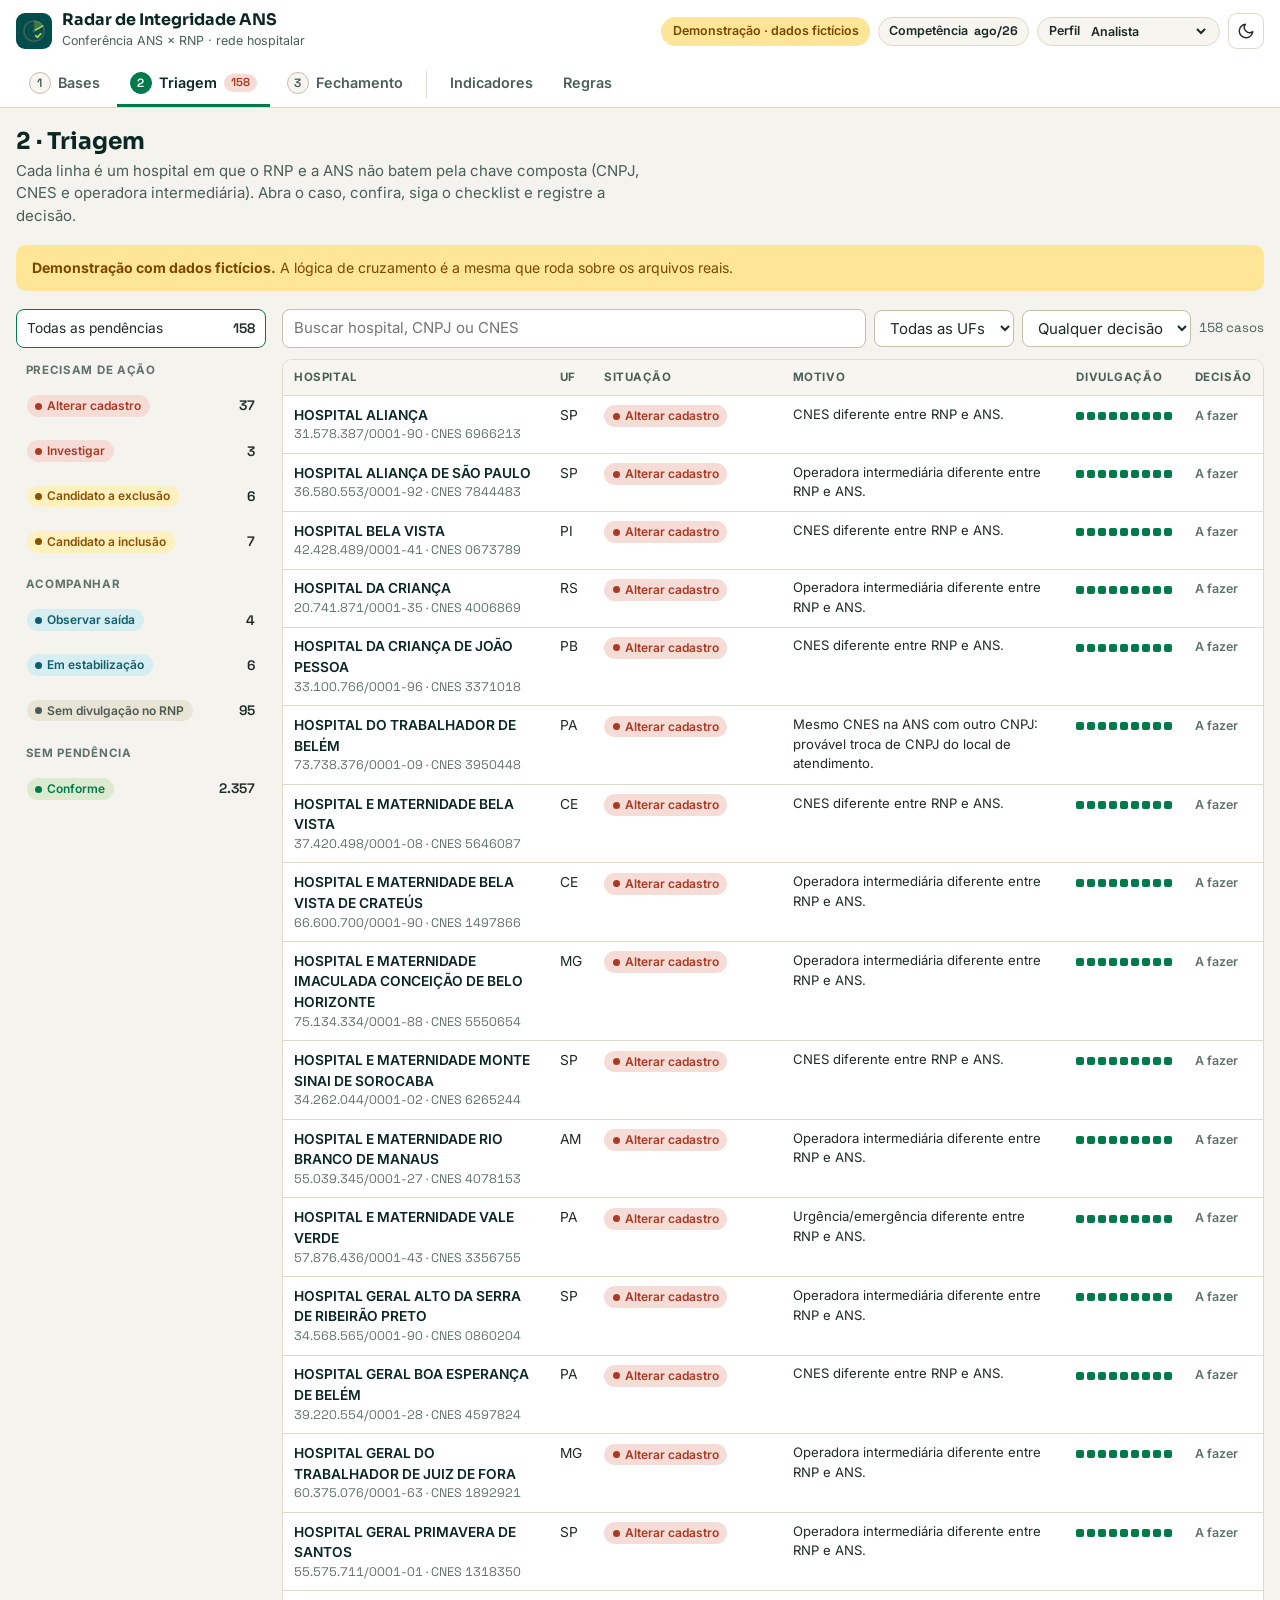
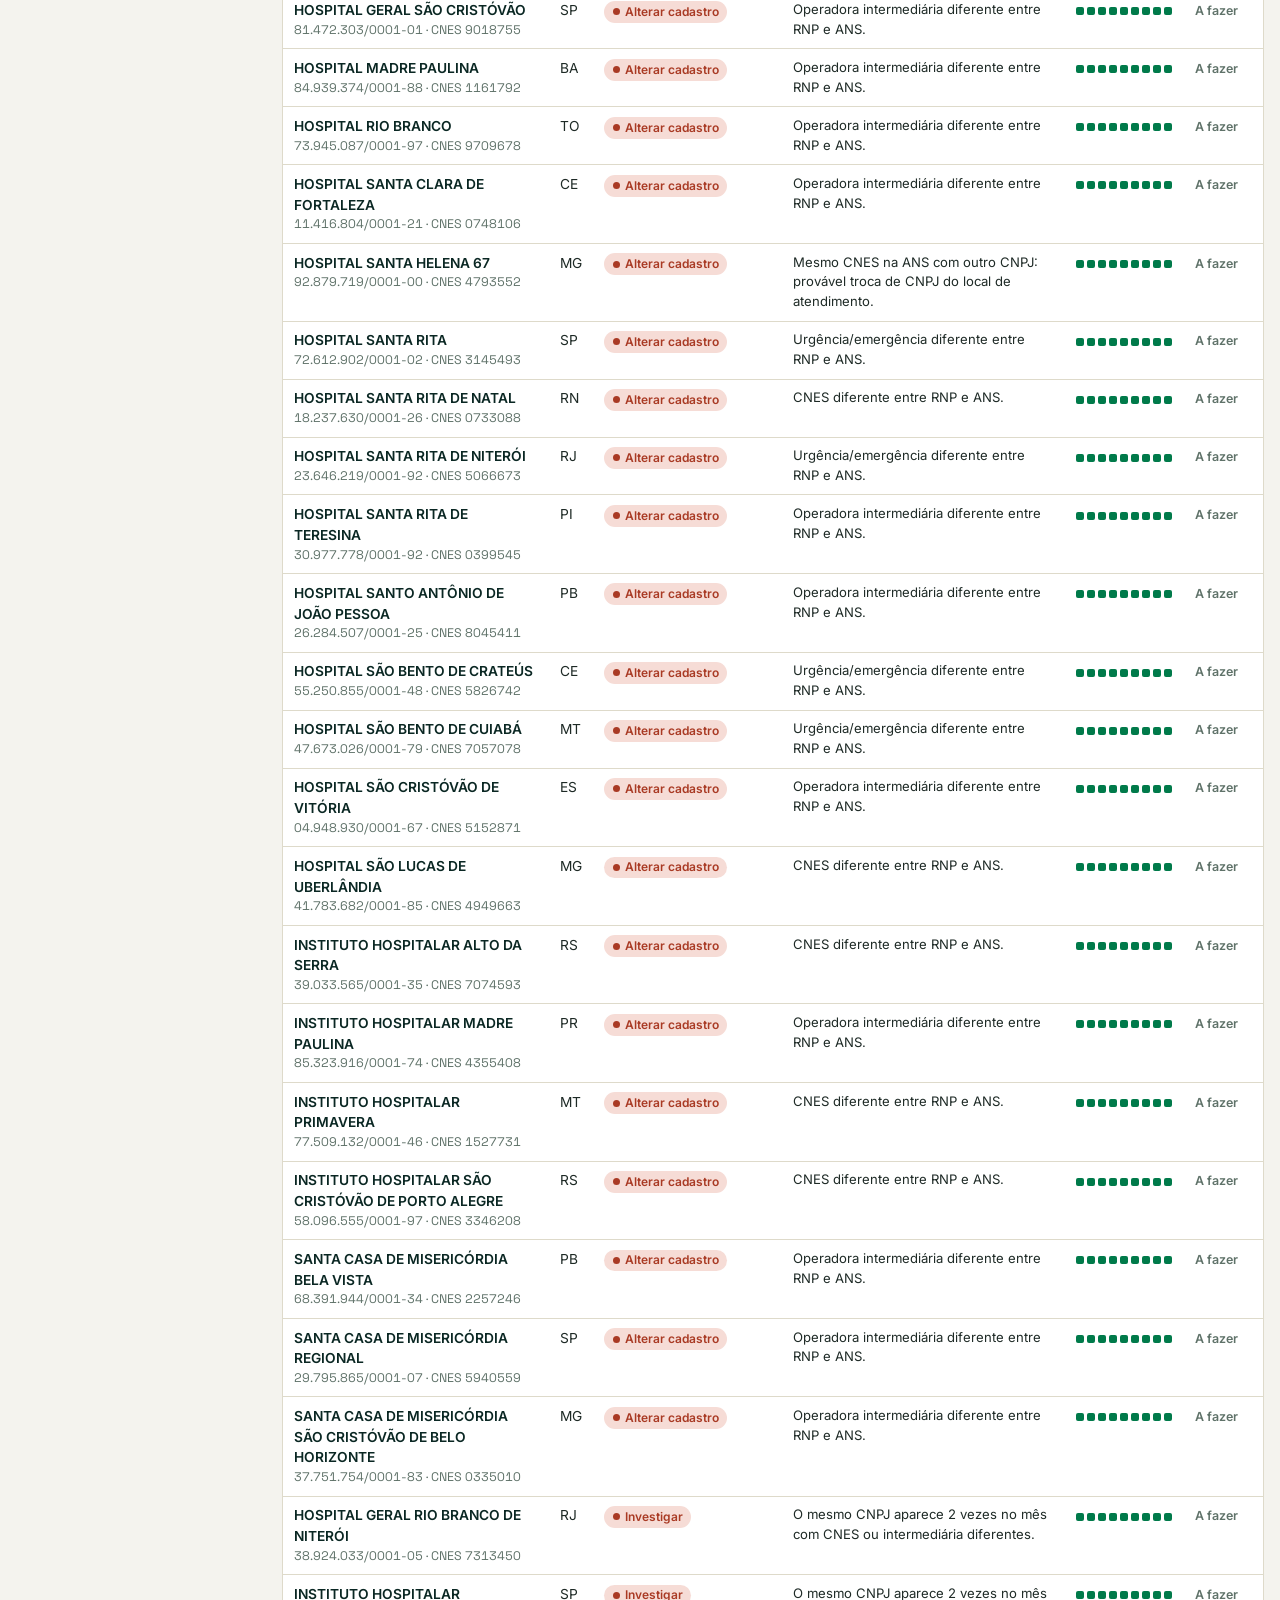
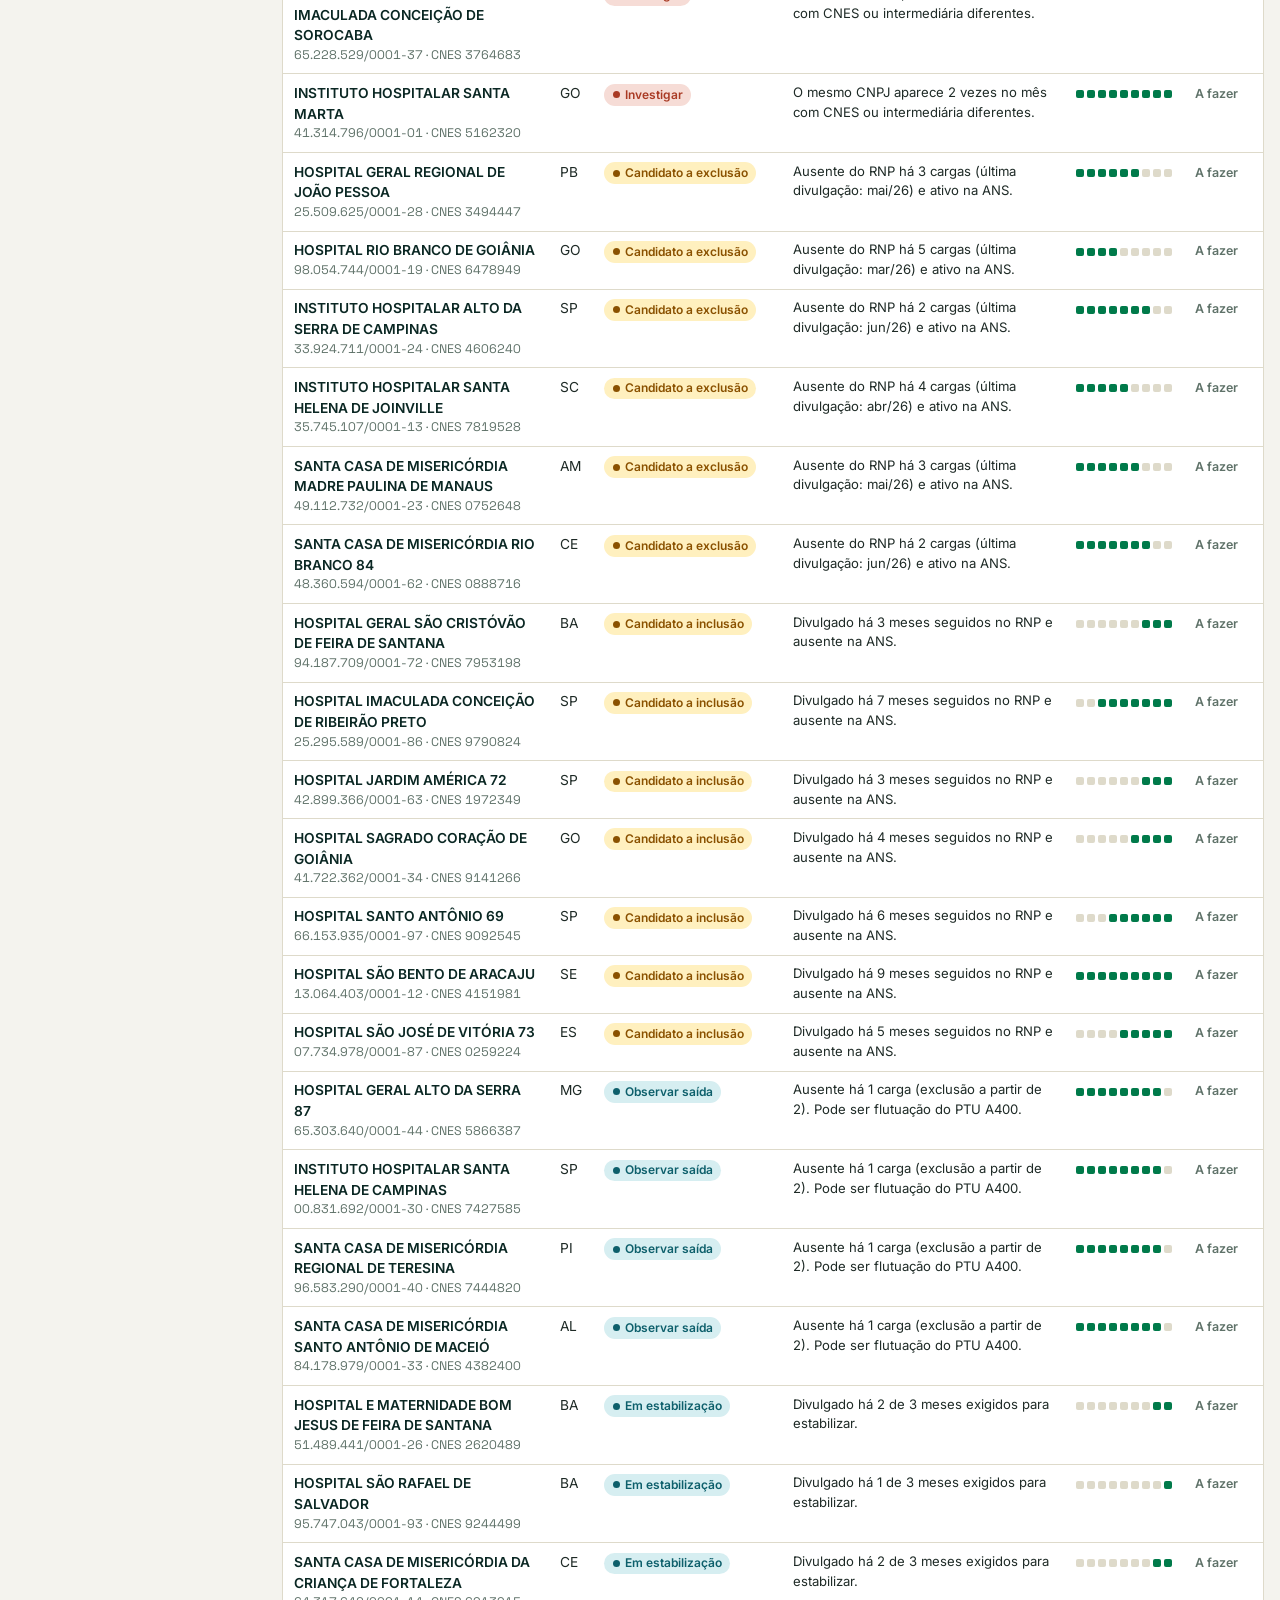
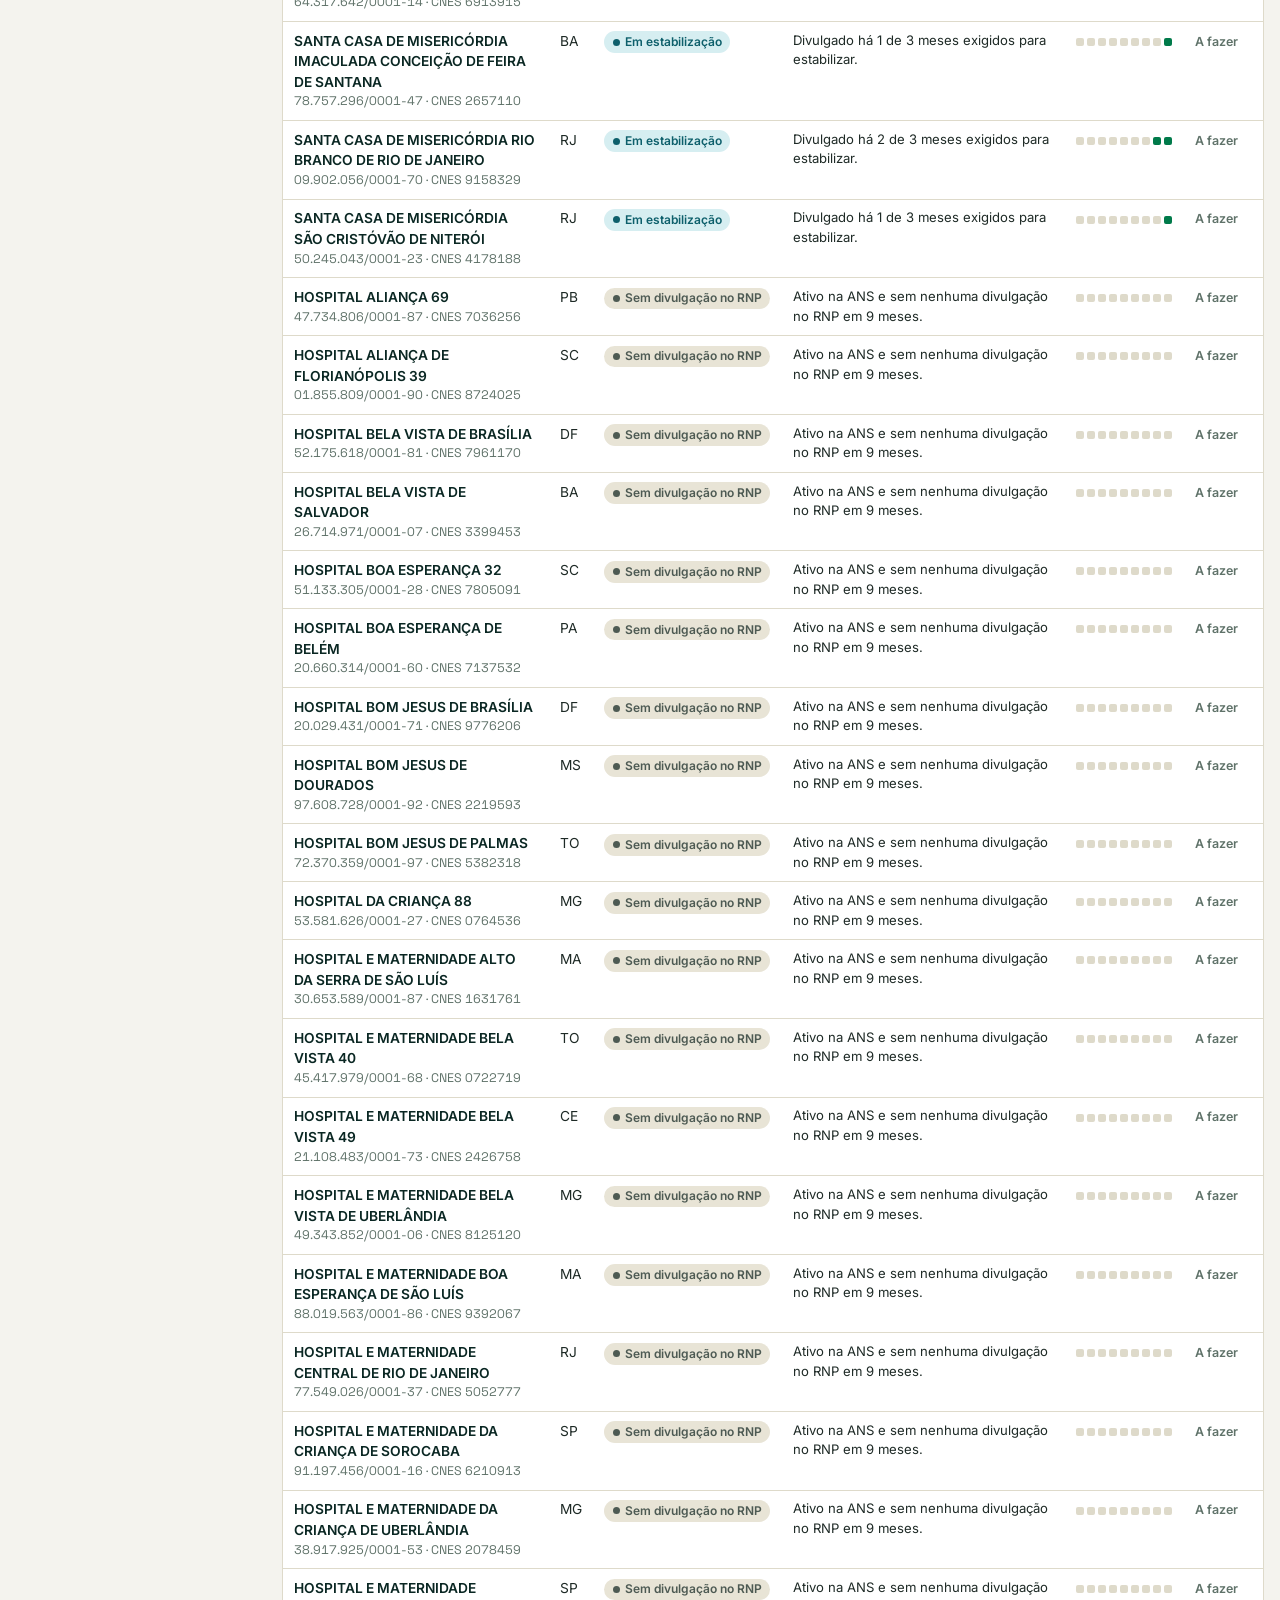
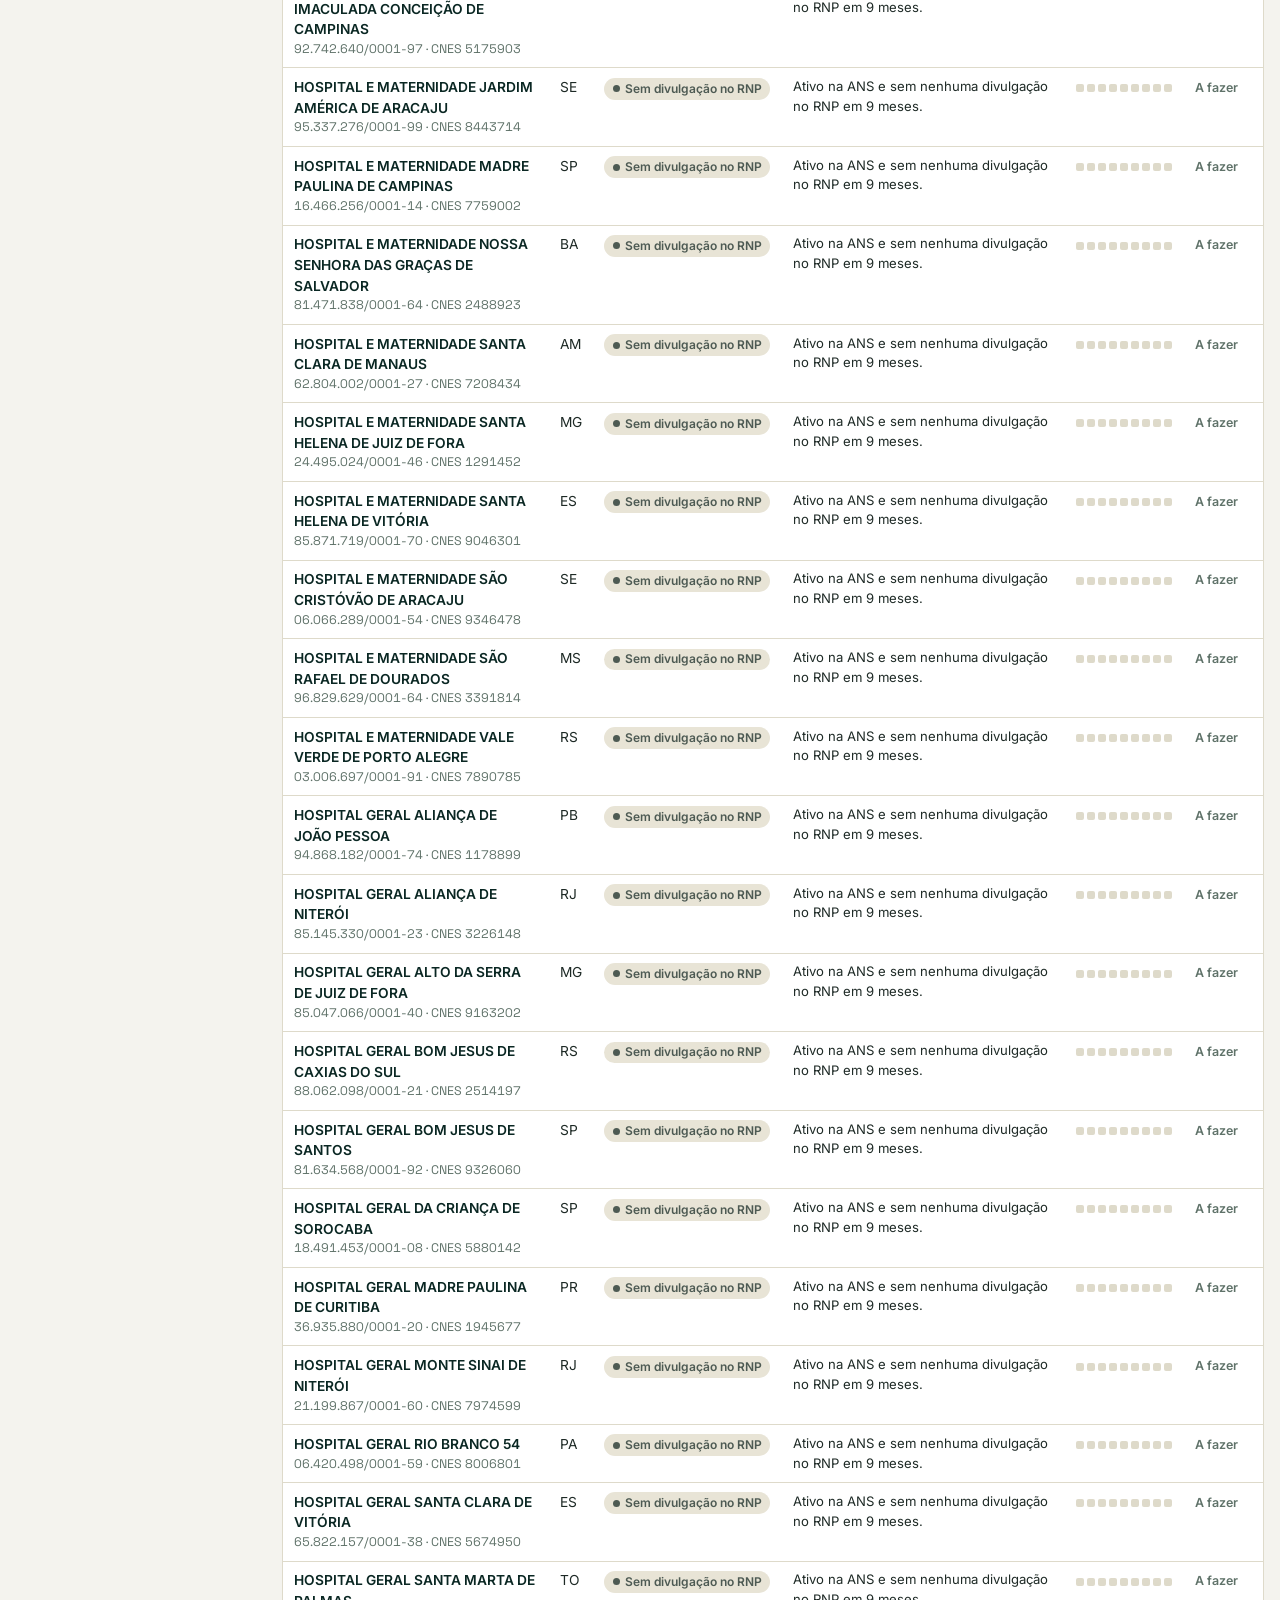
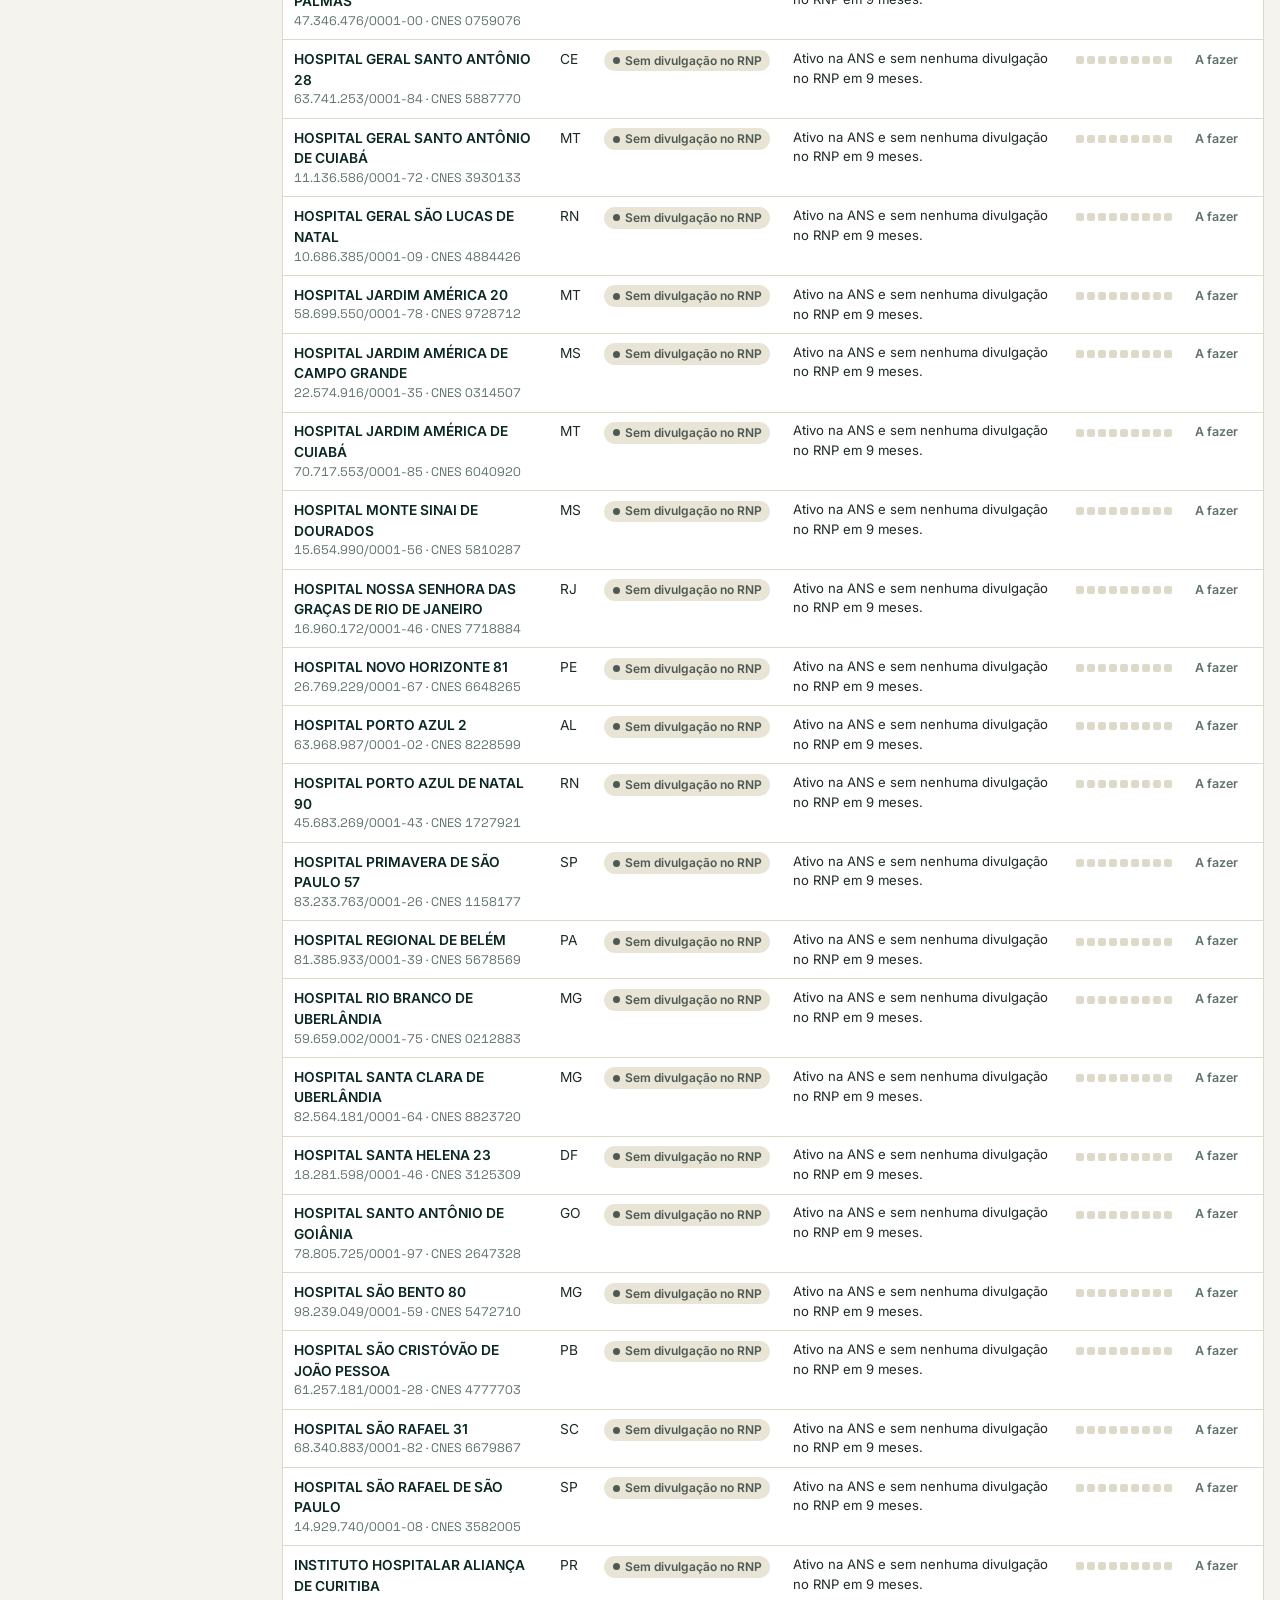
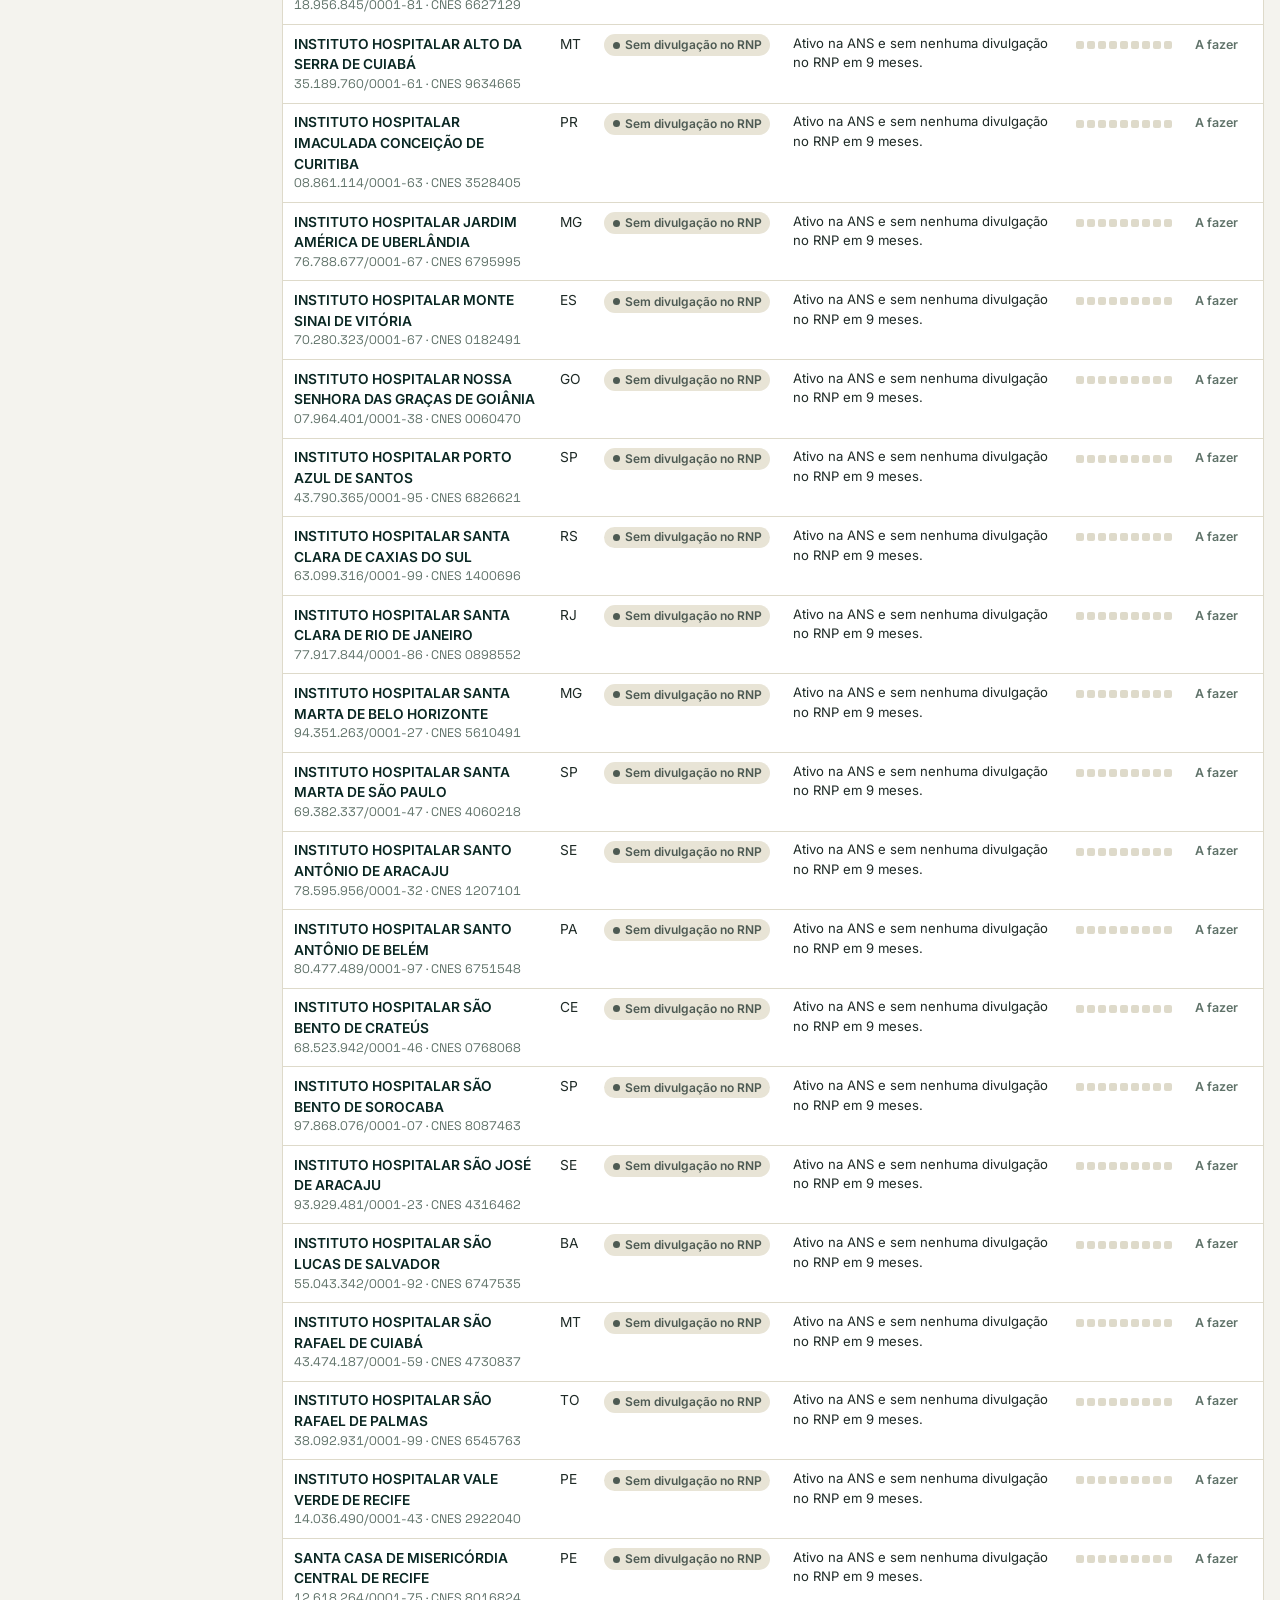
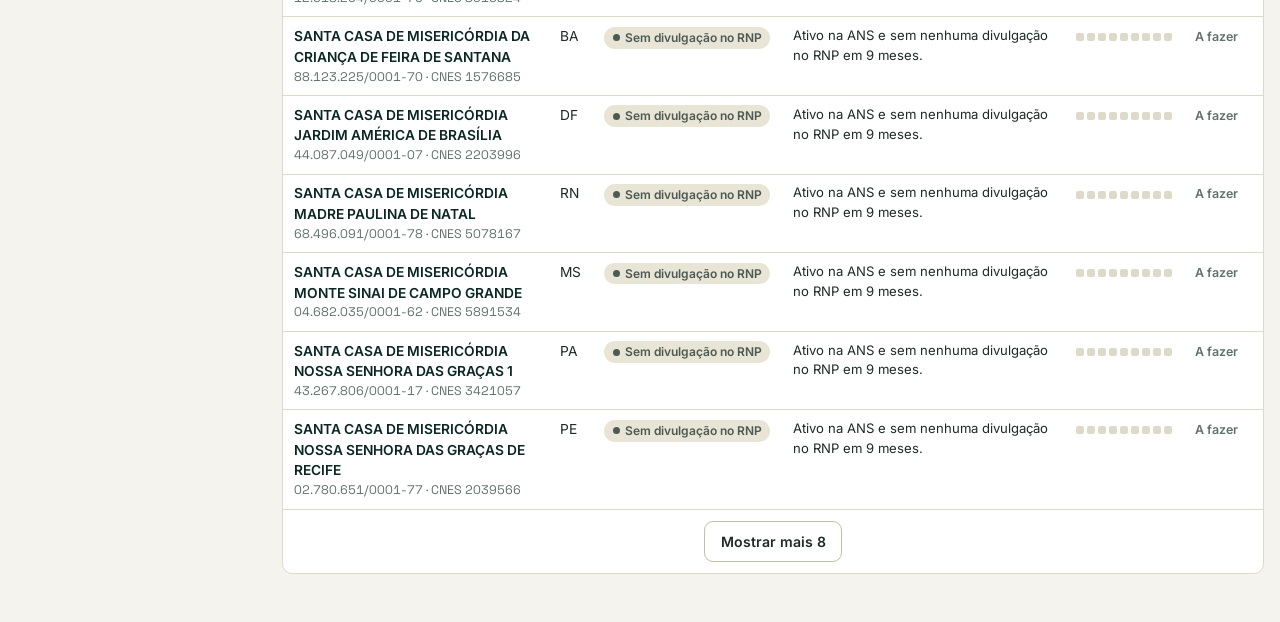
<file: dashboard/index.html>
<!DOCTYPE html>
<html lang="pt-BR">
<head>
<meta charset="UTF-8">
<meta name="robots" content="noindex, nofollow">
<meta name="viewport" content="width=device-width, initial-scale=1, viewport-fit=cover">
<title>Radar de Integridade ANS</title>
<meta name="description" content="Projeto Transforma: cruzamento mensal da rede hospitalar registrada na ANS com a Rede Nacional de Prestadores (RNP), triagem das divergências e indicadores.">
<link rel="icon" type="image/svg+xml" href="img/radar-icone-app.svg">
<link rel="icon" type="image/png" sizes="32x32" href="img/radar-icone-32.png">
<link rel="apple-touch-icon" href="img/radar-icone-180.png">
<link rel="preconnect" href="https://fonts.googleapis.com">
<link rel="preconnect" href="https://fonts.gstatic.com" crossorigin>
<link href="https://fonts.googleapis.com/css2?family=Sora:wght@600;700&family=Inter:wght@400;500;600;700&family=Space+Grotesk:wght@500;600&display=swap" rel="stylesheet">
<link rel="stylesheet" href="app.css">
</head>
<body>
<header class="top">
  <div class="top-in">
    <div class="brand">
      <span class="brand-mark" aria-hidden="true"><svg viewBox="0 0 64 64" width="24" height="24" aria-hidden="true"><circle cx="32" cy="32" r="27" fill="none" stroke="currentColor" stroke-width="4"/><circle cx="32" cy="32" r="15.5" fill="none" stroke="currentColor" stroke-width="2.5" opacity=".45"/><path d="M32 32 L32 5 A27 27 0 0 1 55.4 18.5 Z" fill="#b1d34b" opacity=".3"/><path d="M32 32 L55.4 18.5" stroke="#b1d34b" stroke-width="4" stroke-linecap="round"/><circle cx="32" cy="32" r="4" fill="currentColor"/><path d="M36.5 44.5 l4.6 4.6 l9.4 -10" fill="none" stroke="#b1d34b" stroke-width="4.4" stroke-linecap="round" stroke-linejoin="round"/></svg></span>
      <div><b>Radar de Integridade ANS</b><span>Conferência ANS × RNP · rede hospitalar</span></div>
    </div>
    <div class="ctx"><span class="ctx" id="ctx"></span>
    <button class="icon-btn" id="theme" aria-label="Alternar tema claro ou escuro" title="Alternar tema"><svg width="18" height="18" viewBox="0 0 24 24" fill="none" stroke="currentColor" stroke-width="1.9" stroke-linecap="round" stroke-linejoin="round"><path d="M21 12.8A9 9 0 1 1 11.2 3a7 7 0 0 0 9.8 9.8z"/></svg></button></div>
  </div>
  <nav class="tabs" role="tablist" aria-label="Etapas do ciclo mensal">
    <button class="tab" role="tab" id="t-bases" data-view="bases" aria-controls="v-bases"><span class="step">1</span>Bases</button>
    <button class="tab" role="tab" id="t-triagem" data-view="triagem" aria-controls="v-triagem"><span class="step">2</span>Triagem <span class="badge" id="badge-triagem" hidden></span></button>
    <button class="tab" role="tab" id="t-fechamento" data-view="fechamento" aria-controls="v-fechamento"><span class="step">3</span>Fechamento</button>
    <span class="sep" aria-hidden="true"></span>
    <button class="tab" role="tab" id="t-indicadores" data-view="indicadores" aria-controls="v-indicadores">Indicadores</button>
    <button class="tab" role="tab" id="t-regras" data-view="regras" aria-controls="v-regras">Regras</button>
  </nav>
</header>
<main>
  <section class="view" id="v-bases" role="tabpanel" aria-labelledby="t-bases" hidden></section>
  <section class="view" id="v-triagem" role="tabpanel" aria-labelledby="t-triagem" hidden></section>
  <section class="view" id="v-fechamento" role="tabpanel" aria-labelledby="t-fechamento" hidden></section>
  <section class="view" id="v-indicadores" role="tabpanel" aria-labelledby="t-indicadores" hidden></section>
  <section class="view" id="v-regras" role="tabpanel" aria-labelledby="t-regras" hidden></section>
</main>
<div class="scrim" id="scrim" hidden></div>
<aside class="detail" id="detail" hidden aria-label="Detalhe do caso"></aside>
<script src="js/regras.js"></script>
<script src="js/engine.js"></script>
<script src="js/demo.js"></script>
<script src="js/io.js"></script>
<script src="js/app.js"></script>
</body>
</html>
</file>
<file: css/site.css>
/* ==========================================================================
   site.css — Site do projeto · Radar de Integridade Assistencial
   Paleta da marca: 7722C #004e4c · 348C #00995d · 381C #b1d34b
   ========================================================================== */

:root {
  --bg: #f7f8f4;
  --bg-2: #eef2ea;
  --surface: #ffffff;
  --ink: #15211f;
  --ink-2: #4a5a56;
  --ink-3: #6f7f7a;
  --heading: #0b2d2b;
  --line: #dde4dc;
  --line-strong: #c3cfc6;
  --brand: #004e4c;
  --brand-2: #00995d;
  --lime: #b1d34b;
  --accent-ink: #007a4a;
  --on-brand: #ffffff;
  --hero-bg: #004e4c;
  --hero-ink: #e9f3ee;
  --hero-ink-2: #b9d3c9;
  --danger: #b4232f;
  --danger-bg: #fbe9ea;
  --warn: #8a5a00;
  --warn-bg: #fbf0d9;
  --info: #0b6b78;
  --info-bg: #e2f2f3;
  --ok: #00704a;
  --ok-bg: #e1f3e8;
  --neutral: #55625e;
  --neutral-bg: #eceee9;
  --shadow: 0 1px 2px rgba(6, 40, 36, .06), 0 8px 28px rgba(6, 40, 36, .07);
  --r: 14px;
  --max: 1140px;
  --f-display: 'Sora', 'Segoe UI', system-ui, sans-serif;
  --f-body: 'Inter', 'Segoe UI', system-ui, sans-serif;
  --f-num: 'Space Grotesk', 'Inter', system-ui, sans-serif;
  color-scheme: light;
}
@media (prefers-color-scheme: dark) {
  :root:not([data-theme="light"]) {
    --bg: #0c1615; --bg-2: #111f1d; --surface: #13211f; --ink: #e3ece8; --ink-2: #a9bbb5; --ink-3: #82958f; --heading: #f2f7f4;
    --line: #22332f; --line-strong: #2f4540; --brand: #3fc48a; --brand-2: #3fc48a; --accent-ink: #7fd8a8; --on-brand: #06231a;
    --hero-bg: #0a2a28; --hero-ink: #e3f0ea; --hero-ink-2: #9fbdb2;
    --danger: #f08a8f; --danger-bg: #3a1a1d; --warn: #f1c46b; --warn-bg: #352a12; --info: #7fd0da; --info-bg: #10302f;
    --ok: #7fd8a8; --ok-bg: #12332a; --neutral: #b4c0bc; --neutral-bg: #1d2a28;
    --shadow: 0 1px 2px rgba(0, 0, 0, .3), 0 8px 28px rgba(0, 0, 0, .25);
    color-scheme: dark;
  }
}
:root[data-theme="dark"] {
  --bg: #0c1615; --bg-2: #111f1d; --surface: #13211f; --ink: #e3ece8; --ink-2: #a9bbb5; --ink-3: #82958f; --heading: #f2f7f4;
  --line: #22332f; --line-strong: #2f4540; --brand: #3fc48a; --brand-2: #3fc48a; --accent-ink: #7fd8a8; --on-brand: #06231a;
  --hero-bg: #0a2a28; --hero-ink: #e3f0ea; --hero-ink-2: #9fbdb2;
  --danger: #f08a8f; --danger-bg: #3a1a1d; --warn: #f1c46b; --warn-bg: #352a12; --info: #7fd0da; --info-bg: #10302f;
  --ok: #7fd8a8; --ok-bg: #12332a; --neutral: #b4c0bc; --neutral-bg: #1d2a28;
  --shadow: 0 1px 2px rgba(0, 0, 0, .3), 0 8px 28px rgba(0, 0, 0, .25);
  color-scheme: dark;
}

/* ---------- Base ---------- */
*, *::before, *::after { box-sizing: border-box; }
html { scroll-behavior: smooth; scroll-padding-top: 76px; }
body { margin: 0; background: var(--bg); color: var(--ink); font: 400 1rem/1.6 var(--f-body); -webkit-font-smoothing: antialiased; }
img { max-width: 100%; height: auto; display: block; }
a { color: var(--accent-ink); }
h1, h2, h3 { font-family: var(--f-display); color: var(--heading); line-height: 1.15; margin: 0; text-wrap: balance; }
p { margin: 0; }
[hidden] { display: none !important; }
.num { font-family: var(--f-num); font-variant-numeric: tabular-nums; }
.wrap { max-width: var(--max); margin: 0 auto; padding-inline: 16px; }
@media (min-width: 720px) { .wrap { padding-inline: 32px; } }
.skip { position: absolute; left: -999px; top: 8px; background: var(--surface); padding: .5rem .8rem; border-radius: 8px; z-index: 50; }
.skip:focus { left: 8px; }
:focus-visible { outline: 3px solid var(--lime); outline-offset: 2px; border-radius: 4px; }

/* ---------- Topo ---------- */
.top { position: sticky; top: env(safe-area-inset-top, 0px); z-index: 20; background: color-mix(in srgb, var(--bg) 88%, transparent); backdrop-filter: blur(10px); border-bottom: 1px solid var(--line); }
.top .wrap { display: flex; align-items: center; gap: 1rem; min-height: 64px; }
.brand { display: flex; align-items: center; gap: .6rem; text-decoration: none; color: var(--heading); min-width: 0; }
.brand-mark { width: 34px; height: 34px; border-radius: 9px; background: #004e4c; color: #fff; display: grid; place-items: center; flex: none; }
.brand b { font-family: var(--f-display); font-size: 1rem; white-space: nowrap; }
.brand small { display: block; font-size: .72rem; color: var(--ink-3); font-weight: 500; }
.nav { display: none; gap: .2rem; margin-left: auto; }
.nav a { text-decoration: none; color: var(--ink-2); font-size: .86rem; font-weight: 500; padding: .4rem .55rem; border-radius: 8px; white-space: nowrap; }
.nav a:hover { background: var(--bg-2); color: var(--heading); }
/* 8 links: o menu só aparece quando cabe numa linha ao lado da marca */
@media (min-width: 1160px) { .nav { display: flex; } }
.theme { margin-left: auto; width: 38px; height: 38px; border-radius: 10px; border: 1px solid var(--line); background: var(--surface); color: var(--ink); display: grid; place-items: center; cursor: pointer; flex: none; }
@media (min-width: 1160px) { .theme { margin-left: .4rem; } }
/* Menu do celular e do tablet: aparece quando os 8 links não cabem no topo */
.menu-btn { margin-left: .5rem; height: 38px; padding: 0 .75rem; border-radius: 10px; border: 1px solid var(--line); background: var(--surface); color: var(--heading); display: inline-flex; align-items: center; gap: .4rem; font: 600 .88rem/1 inherit; font-family: inherit; cursor: pointer; flex: none; }
.menu-btn .i-close { display: none; }
.menu-btn[aria-expanded="true"] .i-open { display: none; }
.menu-btn[aria-expanded="true"] .i-close { display: inline; }
@media (min-width: 1160px) { .menu-btn, .menu-m { display: none !important; } }
.menu-m { border-top: 1px solid var(--line); background: var(--bg); max-height: calc(100dvh - 64px); overflow-y: auto; box-shadow: 0 18px 30px rgba(0,0,0,.12); }
.menu-m .wrap { display: block; padding-block: .9rem 1.2rem; min-height: 0; }
.menu-m-intro { margin: 0 0 .8rem; font-size: .92rem; color: var(--ink-2); line-height: 1.45; }
.menu-m ol { list-style: none; margin: 0; padding: 0; display: grid; gap: .15rem; counter-reset: sec; }
.menu-m li a { display: grid; grid-template-columns: 2rem 1fr; column-gap: .4rem; padding: .62rem .5rem; border-radius: 10px; text-decoration: none; color: var(--ink); counter-increment: sec; }
.menu-m li a::before { content: counter(sec, decimal-leading-zero); grid-row: span 2; font-weight: 700; font-size: .8rem; color: var(--accent-ink); padding-top: .15rem; }
.menu-m li a b { color: var(--heading); font-size: .98rem; }
.menu-m li a span { font-size: .84rem; color: var(--ink-3); }
.menu-m li a:hover, .menu-m li a:focus-visible { background: var(--bg-2); }
.menu-m-cta { margin-top: .8rem; width: 100%; justify-content: center; background: var(--brand); color: #fff; }
@media (max-width: 420px) { .brand b { font-size: .9rem; white-space: normal; line-height: 1.15; } .brand small { display: none; } .menu-btn span { display: none; } .menu-btn { padding: 0 .6rem; } }
@media (max-width: 360px) { .brand b { font-size: .8rem; } }

/* ---------- Botões e selos ---------- */
.btn { display: inline-flex; align-items: center; gap: .45rem; padding: .75rem 1.15rem; border-radius: 11px; font-weight: 600; font-size: .95rem; text-decoration: none; border: 1px solid transparent; }
.btn-lime { background: var(--lime); color: #0b2d2b; }
.btn-lime:hover { filter: brightness(1.05); }
.btn-line { border-color: rgba(233, 243, 238, .35); color: var(--hero-ink); }
.btn-line:hover { background: rgba(255, 255, 255, .06); }
.btn-brand { background: var(--brand); color: var(--on-brand); }
.tag { display: inline-flex; align-items: center; gap: .35rem; font-size: .74rem; font-weight: 600; padding: .18rem .55rem; border-radius: 999px; white-space: nowrap; }
.tag::before { content: ""; width: 6px; height: 6px; border-radius: 50%; background: currentColor; }
.t-danger { background: var(--danger-bg); color: var(--danger); }
.t-warn { background: var(--warn-bg); color: var(--warn); }
.t-info { background: var(--info-bg); color: var(--info); }
.t-ok { background: var(--ok-bg); color: var(--ok); }
.t-neutral { background: var(--neutral-bg); color: var(--neutral); }

/* ---------- Hero ---------- */
.hero { background: var(--hero-bg); color: var(--hero-ink); overflow: hidden; position: relative; }
.hero .wrap { display: grid; gap: 2.5rem; padding-block: 4rem 4.5rem; align-items: center; }
@media (min-width: 900px) { .hero .wrap { grid-template-columns: minmax(0, 1.25fr) minmax(0, 1fr); padding-block: 5.5rem 6rem; } }
.eyebrow { font-size: .78rem; font-weight: 600; letter-spacing: .08em; text-transform: uppercase; color: var(--lime); }
.hero h1 { color: #fff; font-size: clamp(2rem, 4.6vw, 3.3rem); font-weight: 700; margin: .9rem 0 1.1rem; letter-spacing: -.01em; }
.hero h1 em { font-style: normal; color: var(--lime); }
.hero .sub { color: var(--hero-ink-2); font-size: 1.08rem; max-width: 58ch; }
.hero .cta { display: flex; flex-wrap: wrap; gap: .7rem; margin-top: 1.8rem; }
.scope { display: flex; flex-wrap: wrap; gap: .5rem 1.4rem; margin-top: 2.2rem; padding-top: 1.4rem; border-top: 1px solid rgba(233, 243, 238, .16); font-size: .88rem; color: var(--hero-ink-2); }
.scope b { color: #fff; font-family: var(--f-num); font-size: 1.15rem; margin-right: .3rem; }

.radar { position: relative; width: min(100%, 420px); aspect-ratio: 1; justify-self: center; }
.radar svg { width: 100%; height: 100%; }
.radar .sweep { transform-origin: 200px 200px; animation: sweep 6s linear infinite; }
@keyframes sweep { to { transform: rotate(360deg); } }
@media (prefers-reduced-motion: reduce) { .radar .sweep { animation: none; } html { scroll-behavior: auto; } }
.blip text { font: 600 11px var(--f-body); fill: #e9f3ee; }

/* ---------- Seções ---------- */
section.sec { padding-block: 4.5rem; }
section.alt { background: var(--bg-2); }
.kicker { font-size: .76rem; font-weight: 700; letter-spacing: .09em; text-transform: uppercase; color: var(--accent-ink); }
.sec h2 { font-size: clamp(1.6rem, 3.2vw, 2.3rem); margin: .5rem 0 .9rem; max-width: 26ch; }
.lead { color: var(--ink-2); font-size: 1.06rem; max-width: 64ch; }
.grid { display: grid; gap: 1rem; margin-top: 2rem; }
.g2 { grid-template-columns: repeat(auto-fit, minmax(min(100%, 340px), 1fr)); }
.g3 { grid-template-columns: repeat(auto-fit, minmax(min(100%, 260px), 1fr)); }
.g4 { grid-template-columns: repeat(auto-fit, minmax(min(100%, 210px), 1fr)); }
.card { background: var(--surface); border: 1px solid var(--line); border-radius: var(--r); padding: 1.3rem 1.35rem; min-width: 0; }
.card h3 { font-size: 1.05rem; margin-bottom: .4rem; }
.card p { color: var(--ink-2); font-size: .94rem; }
.src { display: block; margin-top: .7rem; font-size: .76rem; color: var(--ink-3); }

/* Dois registros */
.worlds { display: grid; gap: 1rem; margin-top: 2rem; align-items: stretch; }
@media (min-width: 820px) { .worlds { grid-template-columns: 1fr auto 1fr; } }
.world { background: var(--surface); border: 1px solid var(--line); border-radius: var(--r); padding: 1.4rem; display: grid; gap: .5rem; align-content: start; }
.world .lbl { font-size: .74rem; font-weight: 700; letter-spacing: .08em; text-transform: uppercase; color: var(--ink-3); }
.world h3 { font-size: 1.2rem; }
.world p { color: var(--ink-2); font-size: .94rem; }
.key { display: grid; place-items: center; gap: .5rem; text-align: center; padding: .5rem; }
.key-chips { display: flex; flex-wrap: wrap; justify-content: center; gap: .35rem; max-width: 220px; }
.key-chips span { font-family: var(--f-num); font-size: .78rem; font-weight: 600; padding: .25rem .55rem; border-radius: 7px; background: var(--brand); color: var(--on-brand); }
.key small { font-size: .78rem; color: var(--ink-3); max-width: 22ch; }

/* Números */
.stat { display: grid; gap: .2rem; align-content: start; }
.stat .v { font-family: var(--f-num); font-weight: 700; font-size: clamp(1.8rem, 3.4vw, 2.4rem); color: var(--heading); line-height: 1.05; font-variant-numeric: tabular-nums; }
.stat .v small { font-size: .5em; font-weight: 600; color: var(--ink-2); margin-left: .2rem; }
.stat .l { font-weight: 600; color: var(--ink); font-size: .95rem; }
.stat .n { color: var(--ink-3); font-size: .84rem; }

/* Movimentos (barras) */
.moves { display: grid; gap: .55rem; margin-top: 1rem; }
.move { display: grid; grid-template-columns: 8.5rem minmax(0, 1fr) 3rem; gap: .7rem; align-items: center; font-size: .9rem; }
.move .bar { height: 10px; background: var(--bg-2); border-radius: 0 4px 4px 0; overflow: hidden; }
.move .bar i { display: block; height: 100%; background: var(--brand-2); border-radius: 0 4px 4px 0; }
.move b { text-align: right; font-family: var(--f-num); font-variant-numeric: tabular-nums; }

/* Caso real */
.case { border-left: 4px solid var(--lime); background: var(--surface); border-radius: 0 var(--r) var(--r) 0; padding: 1.1rem 1.3rem; }
.case .lbl { font-size: .74rem; font-weight: 700; letter-spacing: .07em; text-transform: uppercase; color: var(--accent-ink); }
.case p { margin-top: .35rem; color: var(--ink-2); }

/* Ciclo */
.cycle { list-style: none; padding: 0; margin: 2rem 0 0; display: grid; gap: 1rem; grid-template-columns: repeat(auto-fit, minmax(min(100%, 230px), 1fr)); counter-reset: c; }
.cycle li { position: relative; background: var(--surface); border: 1px solid var(--line); border-radius: var(--r); padding: 1.3rem; counter-increment: c; }
.cycle li::before { content: counter(c); font-family: var(--f-num); font-weight: 700; width: 30px; height: 30px; border-radius: 50%; display: grid; place-items: center; background: var(--brand); color: var(--on-brand); margin-bottom: .7rem; }
.cycle h3 { font-size: 1.02rem; margin-bottom: .35rem; }
.cycle p { color: var(--ink-2); font-size: .92rem; }
.cycle .rep { font-size: .78rem; color: var(--ink-3); margin-top: .6rem; }

/* Situações */
.sits { display: grid; gap: 0; margin-top: 2rem; background: var(--surface); border: 1px solid var(--line); border-radius: var(--r); overflow: hidden; }
.sit { display: grid; grid-template-columns: minmax(0, 13rem) minmax(0, 1fr) minmax(0, 15rem); gap: 1rem; padding: .9rem 1.2rem; border-top: 1px solid var(--line); align-items: start; font-size: .92rem; }
.sit:first-child { border-top: 0; }
.sit p { color: var(--ink-2); }
.sit .act { color: var(--ink); font-weight: 500; }
.sit.head { background: var(--bg-2); font-size: .74rem; font-weight: 700; text-transform: uppercase; letter-spacing: .07em; color: var(--ink-3); }
@media (max-width: 760px) { .sit { grid-template-columns: minmax(0, 1fr); gap: .35rem; } .sit.head { display: none; } }

/* Simulação do processo */
.shot { margin: 2rem 0 0; border-radius: 16px; overflow: hidden; border: 1px solid var(--line); box-shadow: var(--shadow); background: var(--surface); }
.shot-bar { display: flex; align-items: center; gap: .4rem; padding: .55rem .8rem; border-bottom: 1px solid var(--line); background: var(--bg-2); font-size: .78rem; color: var(--ink-3); }
.shot-bar i { width: 9px; height: 9px; border-radius: 50%; background: var(--line-strong); }
.shot-bar span { margin-left: .5rem; }
.shot figcaption { padding: .7rem 1rem; font-size: .82rem; color: var(--ink-3); border-top: 1px solid var(--line); }
.tabs-shot { display: flex; gap: .4rem; margin-top: 1.4rem; flex-wrap: wrap; }
.tabs-shot button { font: inherit; font-size: .88rem; font-weight: 600; padding: .45rem .9rem; border-radius: 999px; border: 1px solid var(--line-strong); background: var(--surface); color: var(--ink-2); cursor: pointer; }
.tabs-shot button[aria-pressed="true"] { background: var(--brand); border-color: var(--brand); color: var(--on-brand); }
.feat { list-style: none; padding: 0; margin: 1.8rem 0 0; display: grid; gap: .9rem 1.6rem; grid-template-columns: repeat(auto-fit, minmax(min(100%, 300px), 1fr)); }
.feat li { display: grid; grid-template-columns: 22px minmax(0, 1fr); gap: .6rem; font-size: .94rem; color: var(--ink-2); }
.feat li b { color: var(--ink); }
.feat svg { color: var(--brand-2); margin-top: .2rem; }

/* Valor */
.lever { display: grid; gap: .55rem; align-content: start; }
.lever .tag { justify-self: start; }
.lever h3 { margin: 0; }
.lever .v { font-family: var(--f-num); font-weight: 700; font-size: 1.5rem; color: var(--heading); }
.note { margin-top: 1.6rem; padding: 1rem 1.2rem; border-radius: var(--r); background: var(--warn-bg); color: var(--warn); font-size: .92rem; }
.note b { color: inherit; }
.note a { color: inherit; font-weight: 600; }

/* Roadmap */
.road { list-style: none; padding: 0; margin: 2rem 0 0; display: grid; gap: 1rem; grid-template-columns: repeat(auto-fit, minmax(min(100%, 240px), 1fr)); }
.road > li { background: var(--surface); border: 1px solid var(--line); border-radius: var(--r); padding: 1.3rem; display: grid; gap: .45rem; align-content: start; }
.road > li.done { border-color: var(--brand-2); box-shadow: inset 0 3px 0 var(--brand-2); }
.road .ph { font-size: .74rem; font-weight: 700; letter-spacing: .08em; text-transform: uppercase; color: var(--ink-3); }
.road h3 { font-size: 1.05rem; }
.road p, .road ul { color: var(--ink-2); font-size: .9rem; }
.road ul { margin: 0; padding-left: 1.1rem; }
.road .tag { justify-self: start; }

/* Evidências */
.ev { list-style: none; padding: 0; margin: 2rem 0 0; display: grid; gap: 0; border-left: 2px solid var(--line-strong); }
.ev li { position: relative; padding: 0 0 1.4rem 1.4rem; }
.ev li::before { content: ""; position: absolute; left: -7px; top: .35rem; width: 12px; height: 12px; border-radius: 50%; background: var(--brand-2); border: 2px solid var(--bg); }
.ev time { font-family: var(--f-num); font-size: .82rem; font-weight: 600; color: var(--accent-ink); }
.ev h3 { font-size: 1rem; margin: .1rem 0 .2rem; }
.ev p { color: var(--ink-2); font-size: .92rem; max-width: 70ch; }

/* Pedido */
.ask { background: var(--hero-bg); color: var(--hero-ink); }
.ask h2 { color: #fff; }
.ask .kicker { color: var(--lime); }
.ask .lead { color: var(--hero-ink-2); }
.asks { list-style: none; padding: 0; margin: 2rem 0 0; display: grid; gap: 1rem; grid-template-columns: repeat(auto-fit, minmax(min(100%, 240px), 1fr)); counter-reset: a; }
.asks li { border: 1px solid rgba(233, 243, 238, .18); border-radius: var(--r); padding: 1.2rem; counter-increment: a; }
.asks li::before { content: "0" counter(a); font-family: var(--f-num); font-weight: 700; color: var(--lime); display: block; margin-bottom: .4rem; }
.asks h3 { color: #fff; font-size: 1rem; margin-bottom: .3rem; }
.asks p { color: var(--hero-ink-2); font-size: .9rem; }
.asks a { color: var(--lime); }

/* Perguntas frequentes */
.faq { display: grid; gap: .6rem; margin-top: 2rem; counter-reset: q; }
.faq details { background: var(--surface); border: 1px solid var(--line); border-radius: var(--r); counter-increment: q; }
.faq details[open] { border-color: var(--brand-2); box-shadow: var(--shadow); }
.faq summary { list-style: none; cursor: pointer; display: grid; grid-template-columns: 30px minmax(0, 1fr) 16px; gap: .85rem; align-items: center; padding: 1rem 1.2rem; font-family: var(--f-display); font-weight: 600; font-size: 1rem; line-height: 1.3; color: var(--heading); border-radius: var(--r); }
.faq summary::-webkit-details-marker { display: none; }
.faq summary::before { content: counter(q); font-family: var(--f-num); font-weight: 700; font-size: .9rem; width: 30px; height: 30px; border-radius: 50%; display: grid; place-items: center; background: var(--brand); color: var(--on-brand); }
.faq summary::after { content: ""; width: 9px; height: 9px; border-right: 2px solid var(--ink-3); border-bottom: 2px solid var(--ink-3); transform: rotate(45deg); justify-self: center; margin-top: -4px; transition: transform .2s ease; }
.faq details[open] summary::after { transform: rotate(-135deg); margin-top: 4px; }
.faq summary:hover { background: var(--bg-2); }
.faq .a { display: grid; gap: .6rem; padding: 0 1.2rem 1.2rem calc(1.2rem + 30px + .85rem); font-size: .94rem; color: var(--ink-2); }
.faq .a .short { color: var(--ink); }
.faq .a ul { margin: 0; padding-left: 1.1rem; display: grid; gap: .3rem; }
@media (max-width: 600px) { .faq .a { padding-left: 1.2rem; } }
@media (prefers-reduced-motion: reduce) { .faq summary::after { transition: none; } }

/* Glossário */
.sr { position: absolute; width: 1px; height: 1px; overflow: hidden; clip: rect(0 0 0 0); white-space: nowrap; }
.glos-search { display: flex; flex-wrap: wrap; align-items: center; gap: .6rem 1rem; margin-top: 1.6rem; }
.glos-search input { font: inherit; font-size: .95rem; width: min(100%, 420px); padding: .7rem .95rem; border-radius: 11px; border: 1px solid var(--line-strong); background: var(--surface); color: var(--ink); }
.glos-search input::placeholder { color: var(--ink-3); }
.glos-count { font-size: .84rem; color: var(--ink-3); }
.glos { display: grid; gap: 1rem; margin-top: 1.4rem; grid-template-columns: repeat(auto-fit, minmax(min(100%, 340px), 1fr)); align-items: start; }
.glos-group h3 { font-family: var(--f-body); font-size: .76rem; font-weight: 700; letter-spacing: .09em; text-transform: uppercase; color: var(--accent-ink); margin-bottom: .5rem; }
.glos dl { margin: 0; }
.glos dl > div { padding: .65rem 0; border-top: 1px solid var(--line); }
.glos dl > div:first-child { border-top: 0; padding-top: .2rem; }
.glos dt { font-family: var(--f-display); font-weight: 600; font-size: .95rem; color: var(--heading); }
.glos dd { margin: .15rem 0 0; font-size: .9rem; color: var(--ink-2); }
.glos-empty { margin-top: 1.2rem; color: var(--ink-3); }

footer { padding-block: 2rem; font-size: .84rem; color: var(--ink-3); border-top: 1px solid var(--line); }
footer .wrap { display: flex; flex-wrap: wrap; gap: .6rem 1.5rem; justify-content: space-between; }

/* Revelar ao rolar (só com JS e sem redução de movimento) */
.js .reveal { opacity: 0; transform: translateY(14px); transition: opacity .5s ease, transform .5s ease; }
.js .reveal.in { opacity: 1; transform: none; }
@media (prefers-reduced-motion: reduce) { .js .reveal { opacity: 1; transform: none; transition: none; } }

/* ---------- Vídeos ---------- */
.videos .video { margin: 0; padding: .6rem; }
.videos video { display: block; width: 100%; aspect-ratio: 16 / 9; border-radius: calc(var(--r) - 6px); background: #004e4c; }
.videos figcaption { padding: .8rem .5rem .3rem; display: grid; gap: .2rem; }
.videos figcaption b { color: var(--heading); font-size: 1rem; }
.videos figcaption span { color: var(--ink-2); font-size: .9rem; }

/* ---------- Flyer no celular ----------
   Em telas estreitas o site vira um flyer: a tela inicial é o menu, e cada item abre
   uma página curta com "Menu" para voltar. Ligado pelo site.js (classe .fly no <html>). */
.flyer, .fly-back { display: none; }
html.fly .menu-btn, html.fly .menu-m, html.fly .skip { display: none !important; }
html.fly main { display: flex; flex-direction: column; }
html.fly main > section, html.fly main > .fly-back { display: none; }
html.fly main > .fly-on { display: block; }
html.fly #perguntas { order: -1; }
html.fly .fly-back { order: -2; }
html.fly footer { display: none; }
html.fly.fly-home footer { display: none; }
.flyer { background: var(--hero-bg); color: var(--hero-ink); min-height: calc(100svh - 64px); }
.flyer .wrap { display: flex; flex-direction: column; gap: 1.4rem; padding-block: 1.2rem 1.4rem; min-height: calc(100svh - 64px); }
.fly-head { text-align: center; }
.fly-logo { display: inline-grid; place-items: center; width: 64px; height: 64px; border-radius: 18px; background: rgba(255,255,255,.07); color: #fff; }
.flyer h1 { color: #fff; font-size: 1.4rem; line-height: 1.2; margin: .6rem 0 .3rem; letter-spacing: -.01em; }
.fly-sub { margin: 0; color: var(--lime); font-weight: 600; font-size: .95rem; }
.fly-list { list-style: none; margin: 0; padding: 0; display: grid; gap: .6rem; counter-reset: fly; }
.fly-list a { display: grid; grid-template-columns: 2.4rem 1fr auto; align-items: center; column-gap: .5rem; padding: .85rem .9rem; border-radius: 14px; background: #fff; color: #15211f; text-decoration: none; box-shadow: 0 6px 18px rgba(0,0,0,.18); counter-increment: fly; min-height: 64px; }
.fly-list a::before { content: counter(fly, decimal-leading-zero); grid-row: span 2; font: 700 .85rem var(--f-num); color: #007a4a; background: #e1f3e8; border-radius: 10px; width: 2.2rem; height: 2.2rem; display: grid; place-items: center; }
.fly-list b { font-family: var(--f-display); font-size: 1.05rem; color: #0b2d2b; }
.fly-list span { grid-column: 2; font-size: .84rem; color: #4a5a56; line-height: 1.3; }
.fly-list .fly-go { grid-column: 3; grid-row: 1 / span 2; color: #00995d; }
.fly-list:not(.fly-more) li a { background: var(--lime); }
.fly-list:not(.fly-more) li a::before { background: rgba(0,78,76,.12); color: #004e4c; }
.fly-list:not(.fly-more) li span { color: #24403c; }
.fly-list:not(.fly-more) li .fly-go { color: #004e4c; }
.fly-list a:active { transform: scale(.985); }
.fly-foot { margin: auto 0 0; text-align: center; font-size: .76rem; color: var(--hero-ink-2, #b9d3c9); }
html.fly .fly-back.fly-on { display: block; position: sticky; top: calc(64px + env(safe-area-inset-top, 0px)); z-index: 15; background: var(--bg); border-bottom: 1px solid var(--line); }
.fly-back .wrap { display: flex; align-items: center; gap: .8rem; min-height: 50px; }
.fly-back a { display: inline-flex; align-items: center; gap: .3rem; font-weight: 600; font-size: .92rem; color: var(--heading); text-decoration: none; padding: .45rem .75rem .45rem .5rem; border-radius: 10px; border: 1px solid var(--line); background: var(--surface); }
.fly-back span { font-size: .86rem; color: var(--ink-3); white-space: nowrap; overflow: hidden; text-overflow: ellipsis; }
@media (prefers-reduced-motion: reduce) { .fly-list a:active { transform: none; } }
.fly-more { counter-reset: none; }
.fly-quick { display: grid; grid-template-columns: 1fr 1fr; gap: .6rem; }
.fly-label { grid-column: 1 / -1; margin: .2rem 0 -.1rem; font-size: .72rem; font-weight: 700; letter-spacing: .1em; text-transform: uppercase; color: var(--lime); }
.fly-quick a { display: flex; flex-direction: column; gap: .2rem; padding: .85rem .9rem .95rem; border-radius: 14px; text-decoration: none; color: #fff; background: rgba(255,255,255,.07); border: 1.5px solid rgba(177,211,75,.45); min-height: 64px; }
.fly-quick a:active { transform: scale(.985); background: rgba(255,255,255,.11); }
.fly-quick .fly-ic { width: 2.2rem; height: 2.2rem; border-radius: 10px; display: grid; place-items: center; background: rgba(177,211,75,.16); color: var(--lime); margin-bottom: .35rem; }
.fly-quick b { font-family: var(--f-display); font-size: 1.02rem; }
.fly-quick span:not(.fly-ic) { font-size: .8rem; line-height: 1.3; color: var(--hero-ink-2, #b9d3c9); }
@media (max-width: 340px) { .fly-quick span:not(.fly-ic) { display: none; } }
@media (prefers-reduced-motion: reduce) { .fly-quick a:active { transform: none; } }

/* ---------- Quem somos ---------- */
.team { grid-template-columns: repeat(auto-fit, minmax(min(100%, 190px), 1fr)); }
.member { text-align: center; padding-block: 1.6rem 1.4rem; }
.member .avatar { width: 84px; height: 84px; border-radius: 50%; margin: 0 auto .9rem; display: grid; place-items: center; object-fit: cover; background: var(--brand); color: #fff; font: 700 1.5rem var(--f-display); border: 3px solid var(--lime); }
.member h3 { font-size: 1.08rem; margin: 0 0 .15rem; color: var(--heading); }
.member .role { margin: 0 0 .6rem; font-size: .85rem; font-weight: 600; color: var(--accent-ink); }
.member .area { display: block; font-weight: 500; color: var(--ink-2); font-size: .8rem; margin-top: .1rem; }
.member p:last-child { margin: 0; font-size: .92rem; color: var(--ink-2); }
@media (max-width: 760px) { .team { grid-template-columns: repeat(4, 1fr); gap: .7rem; } .team .member { grid-column: span 2; } .member { padding: 1.1rem .8rem; } .member .avatar { width: 64px; height: 64px; font-size: 1.15rem; } .member p:last-child { font-size: .84rem; } .team .member:last-child:nth-child(odd) { grid-column: 2 / span 2; } }
</file>
<file: dashboard/app.css>
/* Layout: ferramenta de trabalho em 3 passos (Bases → Triagem → Fechamento) + Indicadores e Regras.
   Barra superior fixa com competência e origem dos dados; conteúdo em largura de leitura de tabela. */
:root {
  /* Marca (paleta oficial do projeto, mantida do dashboard v1) */
  --brand: #007a4a;          /* 348C a 80%, texto e botões AA */
  --brand-strong: #004e4c;   /* 7722C */
  --brand-soft: #edf4e4;
  --lime: #b1d34b;           /* 381C */
  /* Superfícies e tinta */
  --bg: #f4f3ee;
  --surface: #ffffff;
  --surface-2: #f7f5ef;
  --line: #dedaca;
  --line-strong: #c3bfa9;
  --ink: #1e2a26;
  --ink-2: #4a5f57;
  --ink-3: #5f7269;
  --heading: #0a2723;
  /* Estados (sempre com rótulo) */
  --ok: #007a4a;      --ok-bg: #dcebd0;
  --warn: #8a5100;    --warn-bg: #fff0bf;
  --danger: #a93a24;  --danger-bg: #f6dcd6;
  --info: #0d5f6b;    --info-bg: #d6eef1;
  --neutral: #4d5a53; --neutral-bg: #e8e4d6;
  --demo: #7a4600;    --demo-bg: #ffe596;
  --focus: 0 0 0 3px rgba(0, 153, 93, .35);
  --shadow: 0 12px 32px rgba(0, 78, 76, .14);
  /* Tipografia */
  --f-display: 'Sora', 'Segoe UI', system-ui, sans-serif;
  --f-body: 'Inter', 'Segoe UI', system-ui, sans-serif;
  --f-num: 'Space Grotesk', 'Inter', system-ui, sans-serif;
  --r: 10px;
}
@media (prefers-color-scheme: dark) {
  :root:not([data-theme="light"]) {
    --brand: #4ccf82; --brand-strong: #8fe0b0; --brand-soft: #123527; --lime: #c9e06e;
    --bg: #07211e; --surface: #0e2f2a; --surface-2: #143932; --line: #1e4a41; --line-strong: #2f6b5d;
    --ink: #edf3ee; --ink-2: #aec6bb; --ink-3: #8fab9f; --heading: #f4faf6;
    --ok: #5fe0a6; --ok-bg: #12382a; --warn: #ffbf47; --warn-bg: #3a2a10; --danger: #ff8b7f; --danger-bg: #43201f;
    --info: #8fd0dc; --info-bg: #14313b; --neutral: #b2c6bd; --neutral-bg: #1e322c; --demo: #ffd36b; --demo-bg: #3d2d08;
    --focus: 0 0 0 3px rgba(177, 211, 75, .45); --shadow: 0 12px 32px rgba(0, 0, 0, .5);
    color-scheme: dark;
  }
}
:root[data-theme="dark"] {
  --brand: #4ccf82; --brand-strong: #8fe0b0; --brand-soft: #123527; --lime: #c9e06e;
  --bg: #07211e; --surface: #0e2f2a; --surface-2: #143932; --line: #1e4a41; --line-strong: #2f6b5d;
  --ink: #edf3ee; --ink-2: #aec6bb; --ink-3: #8fab9f; --heading: #f4faf6;
  --ok: #5fe0a6; --ok-bg: #12382a; --warn: #ffbf47; --warn-bg: #3a2a10; --danger: #ff8b7f; --danger-bg: #43201f;
  --info: #8fd0dc; --info-bg: #14313b; --neutral: #b2c6bd; --neutral-bg: #1e322c; --demo: #ffd36b; --demo-bg: #3d2d08;
  --focus: 0 0 0 3px rgba(177, 211, 75, .45); --shadow: 0 12px 32px rgba(0, 0, 0, .5);
  color-scheme: dark;
}

*, *::before, *::after { box-sizing: border-box; }
[hidden] { display: none !important; }
html, body { margin: 0; }
body { background: var(--bg); color: var(--ink); font: 15px/1.5 var(--f-body); -webkit-font-smoothing: antialiased; }
h1, h2, h3 { font-family: var(--f-display); color: var(--heading); margin: 0; text-wrap: balance; line-height: 1.2; }
h1 { font-size: 1.45rem; font-weight: 700; }
h2 { font-size: 1.05rem; font-weight: 600; }
h3 { font-size: .95rem; font-weight: 600; }
p { margin: 0; }
a { color: var(--brand); }
button, input, select, textarea { font: inherit; color: inherit; }
:focus-visible { outline: none; box-shadow: var(--focus); border-radius: 6px; }
.num, td.num, .mono { font-family: var(--f-num); font-variant-numeric: tabular-nums; }
.muted { color: var(--ink-2); }
.small { font-size: .82rem; }
.sr-only { position: absolute; width: 1px; height: 1px; overflow: hidden; clip: rect(0 0 0 0); white-space: nowrap; }

/* ---------- Barra superior ---------- */
.top { position: sticky; top: env(safe-area-inset-top, 0px); z-index: 20; background: var(--surface); border-bottom: 1px solid var(--line); }
.top-in { max-width: 1320px; margin: 0 auto; padding: .7rem 16px; display: flex; flex-wrap: wrap; gap: .6rem 1rem; align-items: center; }
.brand { display: flex; align-items: center; gap: .6rem; margin-right: auto; min-width: 0; }
.brand-mark { width: 36px; height: 36px; border-radius: 9px; background: #004e4c; color: #fff; display: grid; place-items: center; flex: none; }
.brand b { font-family: var(--f-display); font-size: 1rem; color: var(--heading); display: block; line-height: 1.1; }
.brand span { font-size: .78rem; color: var(--ink-2); }
.ctx { display: flex; flex-wrap: wrap; gap: .5rem; align-items: center; }
.chip { display: inline-flex; align-items: center; gap: .35rem; padding: .25rem .65rem; border-radius: 999px; font-size: .78rem; font-weight: 600; border: 1px solid var(--line); background: var(--surface-2); white-space: nowrap; }
.chip.demo { background: var(--demo-bg); color: var(--demo); border-color: transparent; }
.chip.real { background: var(--ok-bg); color: var(--ok); border-color: transparent; }
.icon-btn { border: 1px solid var(--line); background: var(--surface); border-radius: 9px; width: 36px; height: 36px; display: grid; place-items: center; cursor: pointer; }
.icon-btn:hover { background: var(--surface-2); }

.tabs { max-width: 1320px; margin: 0 auto; padding: 0 16px; display: flex; gap: .25rem; overflow-x: auto; scrollbar-width: none; }
.tab { border: 0; background: none; padding: .6rem .8rem; border-bottom: 3px solid transparent; cursor: pointer; color: var(--ink-2); font-weight: 600; font-size: .9rem; white-space: nowrap; display: inline-flex; gap: .45rem; align-items: center; }
.tab .step { width: 22px; height: 22px; border-radius: 50%; display: grid; place-items: center; font-size: .75rem; background: var(--surface-2); border: 1px solid var(--line-strong); font-family: var(--f-num); }
.tab[aria-selected="true"] { color: var(--heading); border-bottom-color: var(--brand); }
.tab[aria-selected="true"] .step { background: var(--brand); color: var(--surface); border-color: var(--brand); }
.tab .badge { background: var(--danger-bg); color: var(--danger); border-radius: 999px; padding: 0 .45rem; font-size: .72rem; font-family: var(--f-num); }
.tabs .sep { width: 1px; background: var(--line); margin: .55rem .4rem; flex: none; }

/* ---------- Página ---------- */
main { max-width: 1320px; margin: 0 auto; padding: 1.25rem 16px 3rem; }
.view { display: grid; gap: 1.1rem; }
.head { display: flex; flex-wrap: wrap; justify-content: space-between; gap: .75rem 1.5rem; align-items: end; }
.head p { color: var(--ink-2); max-width: 70ch; margin-top: .25rem; }
.panel { background: var(--surface); border: 1px solid var(--line); border-radius: var(--r); padding: 1rem 1.1rem; min-width: 0; }
.panel > h2 + p { margin-top: .2rem; color: var(--ink-2); font-size: .85rem; }
.grid2 { display: grid; gap: 1rem; grid-template-columns: repeat(auto-fit, minmax(min(100%, 420px), 1fr)); }
.grid3 { display: grid; gap: 1rem; grid-template-columns: repeat(auto-fit, minmax(min(100%, 260px), 1fr)); }
.banner { display: flex; gap: .75rem; align-items: start; padding: .8rem 1rem; border-radius: var(--r); background: var(--demo-bg); color: var(--demo); font-size: .88rem; }
.banner b { color: inherit; }
.banner.ok { background: var(--ok-bg); color: var(--ok); }
.banner.err { background: var(--danger-bg); color: var(--danger); }

.btn { display: inline-flex; align-items: center; gap: .4rem; border-radius: 9px; padding: .55rem .95rem; font-weight: 600; font-size: .88rem; cursor: pointer; border: 1px solid var(--line-strong); background: var(--surface); }
.btn:hover { background: var(--surface-2); }
.btn.primary { background: var(--brand); border-color: var(--brand); color: var(--surface); }
.btn.primary:hover { filter: brightness(1.08); }
.btn:disabled { opacity: .5; cursor: not-allowed; }
.btn.sm { padding: .25rem .6rem; font-size: .78rem; border-radius: 7px; }
.row { display: flex; flex-wrap: wrap; gap: .6rem; align-items: center; }

/* ---------- Passo 1: bases ---------- */
.drop { border: 2px dashed var(--line-strong); border-radius: var(--r); padding: 1.1rem; text-align: center; background: var(--surface-2); cursor: pointer; display: grid; gap: .3rem; }
.drop:hover, .drop.over { border-color: var(--brand); background: var(--brand-soft); }
.drop strong { font-family: var(--f-display); color: var(--heading); }
.files { display: grid; gap: .5rem; margin-top: .8rem; }
.file { display: grid; grid-template-columns: 1fr auto; gap: .4rem .8rem; align-items: center; padding: .6rem .75rem; border: 1px solid var(--line); border-radius: 8px; font-size: .85rem; }
.file .meta { color: var(--ink-2); font-size: .78rem; }
.file select, .file input { padding: .3rem .45rem; border-radius: 7px; border: 1px solid var(--line-strong); background: var(--surface); font-size: .82rem; }
.map { width: 100%; border-collapse: collapse; font-size: .84rem; margin-top: .6rem; }
.map td { padding: .35rem .3rem; border-top: 1px solid var(--line); vertical-align: middle; }
.map td:first-child { color: var(--ink-2); width: 45%; }
.map select { width: 100%; padding: .3rem .4rem; border-radius: 7px; border: 1px solid var(--line-strong); background: var(--surface); font-size: .82rem; }
.map .miss select { border-color: var(--warn); }
.req { color: var(--danger); }

/* ---------- KPIs ---------- */
.kpis { display: grid; gap: .75rem; grid-template-columns: repeat(auto-fit, minmax(min(100%, 170px), 1fr)); }
.kpi { background: var(--surface); border: 1px solid var(--line); border-radius: var(--r); padding: .8rem .95rem; }
.kpi span { display: block; font-size: .75rem; color: var(--ink-2); text-transform: uppercase; letter-spacing: .05em; font-weight: 600; }
.kpi b { font-family: var(--f-num); font-size: 1.65rem; color: var(--heading); font-variant-numeric: tabular-nums; line-height: 1.25; }
.kpi small { display: block; color: var(--ink-3); font-size: .78rem; }

/* ---------- Situações (pílulas) ---------- */
.pill { display: inline-flex; align-items: center; gap: .3rem; padding: .12rem .55rem; border-radius: 999px; font-size: .75rem; font-weight: 600; white-space: nowrap; }
.pill::before { content: ''; width: 7px; height: 7px; border-radius: 50%; background: currentColor; }
.t-ok { background: var(--ok-bg); color: var(--ok); }
.t-warn { background: var(--warn-bg); color: var(--warn); }
.t-danger { background: var(--danger-bg); color: var(--danger); }
.t-info { background: var(--info-bg); color: var(--info); }
.t-neutral { background: var(--neutral-bg); color: var(--neutral); }

/* ---------- Passo 2: triagem ---------- */
.triage { display: grid; gap: 1rem; grid-template-columns: 250px minmax(0, 1fr); align-items: start; }
.filters { display: grid; gap: .3rem; position: sticky; top: 120px; }
.fbtn { display: flex; justify-content: space-between; align-items: center; gap: .5rem; width: 100%; text-align: left; padding: .5rem .6rem; border: 1px solid transparent; border-radius: 8px; background: none; cursor: pointer; font-size: .86rem; }
.fbtn:hover { background: var(--surface); border-color: var(--line); }
.fbtn[aria-pressed="true"] { background: var(--surface); border-color: var(--brand); }
.fbtn .n { font-family: var(--f-num); font-weight: 600; }
.fgroup { font-size: .72rem; text-transform: uppercase; letter-spacing: .06em; color: var(--ink-3); font-weight: 700; margin: .6rem .6rem .1rem; }
.tools { display: flex; flex-wrap: wrap; gap: .5rem; align-items: center; margin-bottom: .7rem; }
.tools input[type=search], .tools select { padding: .45rem .7rem; border-radius: 8px; border: 1px solid var(--line-strong); background: var(--surface); min-width: 0; }
.tools input[type=search] { flex: 1 1 220px; }
.tablewrap { overflow-x: auto; border: 1px solid var(--line); border-radius: var(--r); background: var(--surface); }
table.list { width: 100%; border-collapse: collapse; font-size: .86rem; }
.list th { text-align: left; font-size: .72rem; text-transform: uppercase; letter-spacing: .05em; color: var(--ink-2); padding: .55rem .7rem; border-bottom: 1px solid var(--line); background: var(--surface-2); position: sticky; top: 0; }
.list td { padding: .55rem .7rem; border-bottom: 1px solid var(--line); vertical-align: top; }
.list tbody tr { cursor: pointer; }
.list tbody tr:hover { background: var(--surface-2); }
.list tbody tr.sel { background: var(--brand-soft); }
.list .nm { font-weight: 600; color: var(--heading); }
.list .sub { color: var(--ink-3); font-size: .78rem; }
.dots { display: inline-flex; gap: 3px; vertical-align: middle; }
.dots i { width: 8px; height: 8px; border-radius: 2px; background: var(--line); display: inline-block; }
.dots i.on { background: var(--brand); }
.st { font-size: .78rem; font-weight: 600; }
.st.feito { color: var(--ok); } .st.analise { color: var(--info); } .st.afazer { color: var(--ink-3); } .st.descartado { color: var(--neutral); text-decoration: line-through; }
.more { padding: .7rem; text-align: center; }

/* Detalhe */
.detail { position: fixed; z-index: 40; top: 0; right: 0; bottom: 0; width: min(520px, 100%); background: var(--surface); border-left: 1px solid var(--line); box-shadow: var(--shadow); overflow-y: auto; padding: calc(1rem + env(safe-area-inset-top, 0px)) 1.1rem calc(2rem + env(safe-area-inset-bottom, 0px)); display: grid; gap: 1rem; align-content: start; }
.scrim { position: fixed; inset: 0; background: rgba(4, 20, 18, .35); z-index: 35; }
.dhead { display: flex; justify-content: space-between; gap: .8rem; align-items: start; }
.cmp { width: 100%; border-collapse: collapse; font-size: .84rem; }
.cmp th { text-align: left; font-size: .72rem; text-transform: uppercase; letter-spacing: .05em; color: var(--ink-2); padding: .35rem .4rem; border-bottom: 1px solid var(--line); }
.cmp td { padding: .4rem; border-bottom: 1px solid var(--line); word-break: break-word; }
.cmp tr.diff td { background: var(--danger-bg); color: var(--danger); font-weight: 600; }
.cmp td:first-child { color: var(--ink-2); font-weight: 500; }
.timeline { display: grid; grid-auto-flow: column; grid-auto-columns: 1fr; gap: 4px; }
.timeline div { text-align: center; font-size: .7rem; color: var(--ink-3); }
.timeline div i { display: block; height: 20px; border-radius: 4px; background: var(--line); margin-bottom: 3px; }
.timeline div i.on { background: var(--brand); }
.action { border-left: 4px solid var(--brand); background: var(--brand-soft); padding: .65rem .8rem; border-radius: 0 8px 8px 0; font-size: .88rem; }
.check { display: grid; gap: .35rem; }
.check label { display: flex; gap: .5rem; align-items: start; font-size: .86rem; cursor: pointer; }
.check input { margin-top: .2rem; accent-color: var(--brand); width: 16px; height: 16px; flex: none; }
.form { display: grid; gap: .6rem; }
.form label { display: grid; gap: .25rem; font-size: .8rem; font-weight: 600; color: var(--ink-2); }
.form select, .form input, .form textarea { padding: .5rem .6rem; border-radius: 8px; border: 1px solid var(--line-strong); background: var(--surface); font-weight: 400; color: var(--ink); }
.form textarea { min-height: 70px; resize: vertical; }
.field { display: grid; gap: .3rem; align-content: start; font-size: .82rem; font-weight: 600; color: var(--ink-2); min-width: 0; border: 0; padding: 0; margin: 0; }
.field legend { padding: 0; margin-bottom: .35rem; }
.field input, .field textarea { padding: .5rem .6rem; border-radius: 8px; border: 1px solid var(--line-strong); background: var(--surface); font-weight: 400; color: var(--ink); width: 100%; }
.field input[type=number] { max-width: 8rem; }
.field textarea { resize: vertical; font-size: .82rem; }
.field .pill { justify-self: start; }
.chk { white-space: nowrap; display: inline-flex; align-items: center; gap: .4rem; font-weight: 500; color: var(--ink); }
.seg { display: flex; flex-wrap: wrap; gap: .35rem; }
.seg button { border: 1px solid var(--line-strong); background: var(--surface); border-radius: 8px; padding: .4rem .7rem; font-size: .84rem; cursor: pointer; }
.seg button[aria-pressed="true"] { background: var(--brand); color: var(--surface); border-color: var(--brand); }

/* ---------- Barras simples ---------- */
.bars { display: grid; gap: .55rem; }
.bar { display: grid; grid-template-columns: minmax(0, 13.5rem) minmax(40px, 1fr) 3.2rem; gap: .6rem; align-items: center; font-size: .84rem; }
.bar .track { display: block; height: 12px; background: var(--surface-2); border-radius: 4px; overflow: hidden; }
.bar .fill { display: block; height: 100%; border-radius: 0 4px 4px 0; background: var(--brand); min-width: 2px; }
.bar .v { text-align: right; font-family: var(--f-num); font-variant-numeric: tabular-nums; font-weight: 600; }
.bar .lbl { overflow: hidden; text-overflow: ellipsis; white-space: nowrap; min-width: 0; }
.bar .lbl .pill { max-width: 100%; overflow: hidden; text-overflow: ellipsis; }
.gauge { display: flex; align-items: baseline; gap: .6rem; }
.gauge b { font-family: var(--f-num); font-size: 2.6rem; color: var(--heading); line-height: 1; }
.meter { height: 14px; border-radius: 5px; background: var(--danger-bg); overflow: hidden; margin-top: .6rem; display: flex; }
.meter span { background: var(--ok); height: 100%; }

/* ---------- Fechamento ---------- */
.lote { display: grid; gap: .4rem; }
.lote li { font-size: .85rem; }
.lote ul { margin: .3rem 0 0; padding-left: 1.1rem; display: grid; gap: .2rem; }
.copybox { width: 100%; min-height: 110px; font-family: var(--f-num); font-size: .75rem; border: 1px solid var(--line-strong); border-radius: 8px; background: var(--surface-2); padding: .5rem; }

/* ---------- Regras ---------- */
.rules { display: grid; gap: .6rem; }
.rules dt { font-weight: 600; color: var(--heading); }
.rules dd { margin: 0 0 .5rem; color: var(--ink-2); font-size: .9rem; max-width: 75ch; }
.prose { max-width: 75ch; display: grid; gap: .6rem; color: var(--ink-2); }
.prose ul { margin: 0; padding-left: 1.1rem; display: grid; gap: .3rem; }

.toast { position: fixed; left: 50%; bottom: calc(1.2rem + env(safe-area-inset-bottom, 0px)); transform: translateX(-50%); background: var(--heading); color: var(--bg); padding: .6rem 1rem; border-radius: 9px; font-size: .88rem; z-index: 60; box-shadow: var(--shadow); }

@media (max-width: 900px) {
  .triage { grid-template-columns: 1fr; }
  .filters { position: static; grid-auto-flow: column; grid-auto-columns: max-content; overflow-x: auto; padding-bottom: .3rem; }
  .fgroup { display: none; }
  .fbtn { border-color: var(--line); background: var(--surface); }
  .list .hide-sm { display: none; }
  .brand span { display: none; }
}
@media (prefers-reduced-motion: no-preference) {
  .detail { animation: slide .18s ease-out; }
  @keyframes slide { from { transform: translateX(24px); opacity: .6; } }
}

/* Perfil e gestão de regras */
.chip.perfil select { border: 0; background: transparent; font: inherit; font-weight: 600; color: var(--ink); padding: 0 .1rem; cursor: pointer; }
#rg-form, fieldset.bare { border: 0; padding: 0; margin: 0; min-width: 0; display: grid; gap: 1rem; }
fieldset.bare:disabled .switch span, fieldset.bare:disabled .chk { opacity: .75; }
.rules-list { display: grid; margin-top: .4rem; }
.rule { display: grid; grid-template-columns: 9rem minmax(0, 1fr) minmax(0, 16rem); gap: 1rem; padding: .9rem 0; border-top: 1px solid var(--line); align-items: start; }
.rule:first-child { border-top: 0; }
.rule h3 { font-size: .95rem; margin: 0 0 .25rem; display: flex; flex-wrap: wrap; gap: .35rem; align-items: center; }
.rule p { margin: 0 0 .2rem; color: var(--ink-2); font-size: .88rem; max-width: 70ch; }
.rule-on { display: grid; gap: .3rem; justify-items: start; }
.rule-param { display: grid; gap: .4rem; }
.switch { display: inline-flex; align-items: center; gap: .45rem; font-size: .82rem; font-weight: 600; cursor: pointer; }
.switch input { width: 2.1rem; height: 1.2rem; accent-color: var(--brand); }
.sitbox { display: grid; gap: .5rem; padding: .8rem; border: 1px solid var(--line); border-radius: var(--r); min-width: 0; }
@media (max-width: 760px) { .rule { grid-template-columns: minmax(0, 1fr); gap: .5rem; } }
</file>
